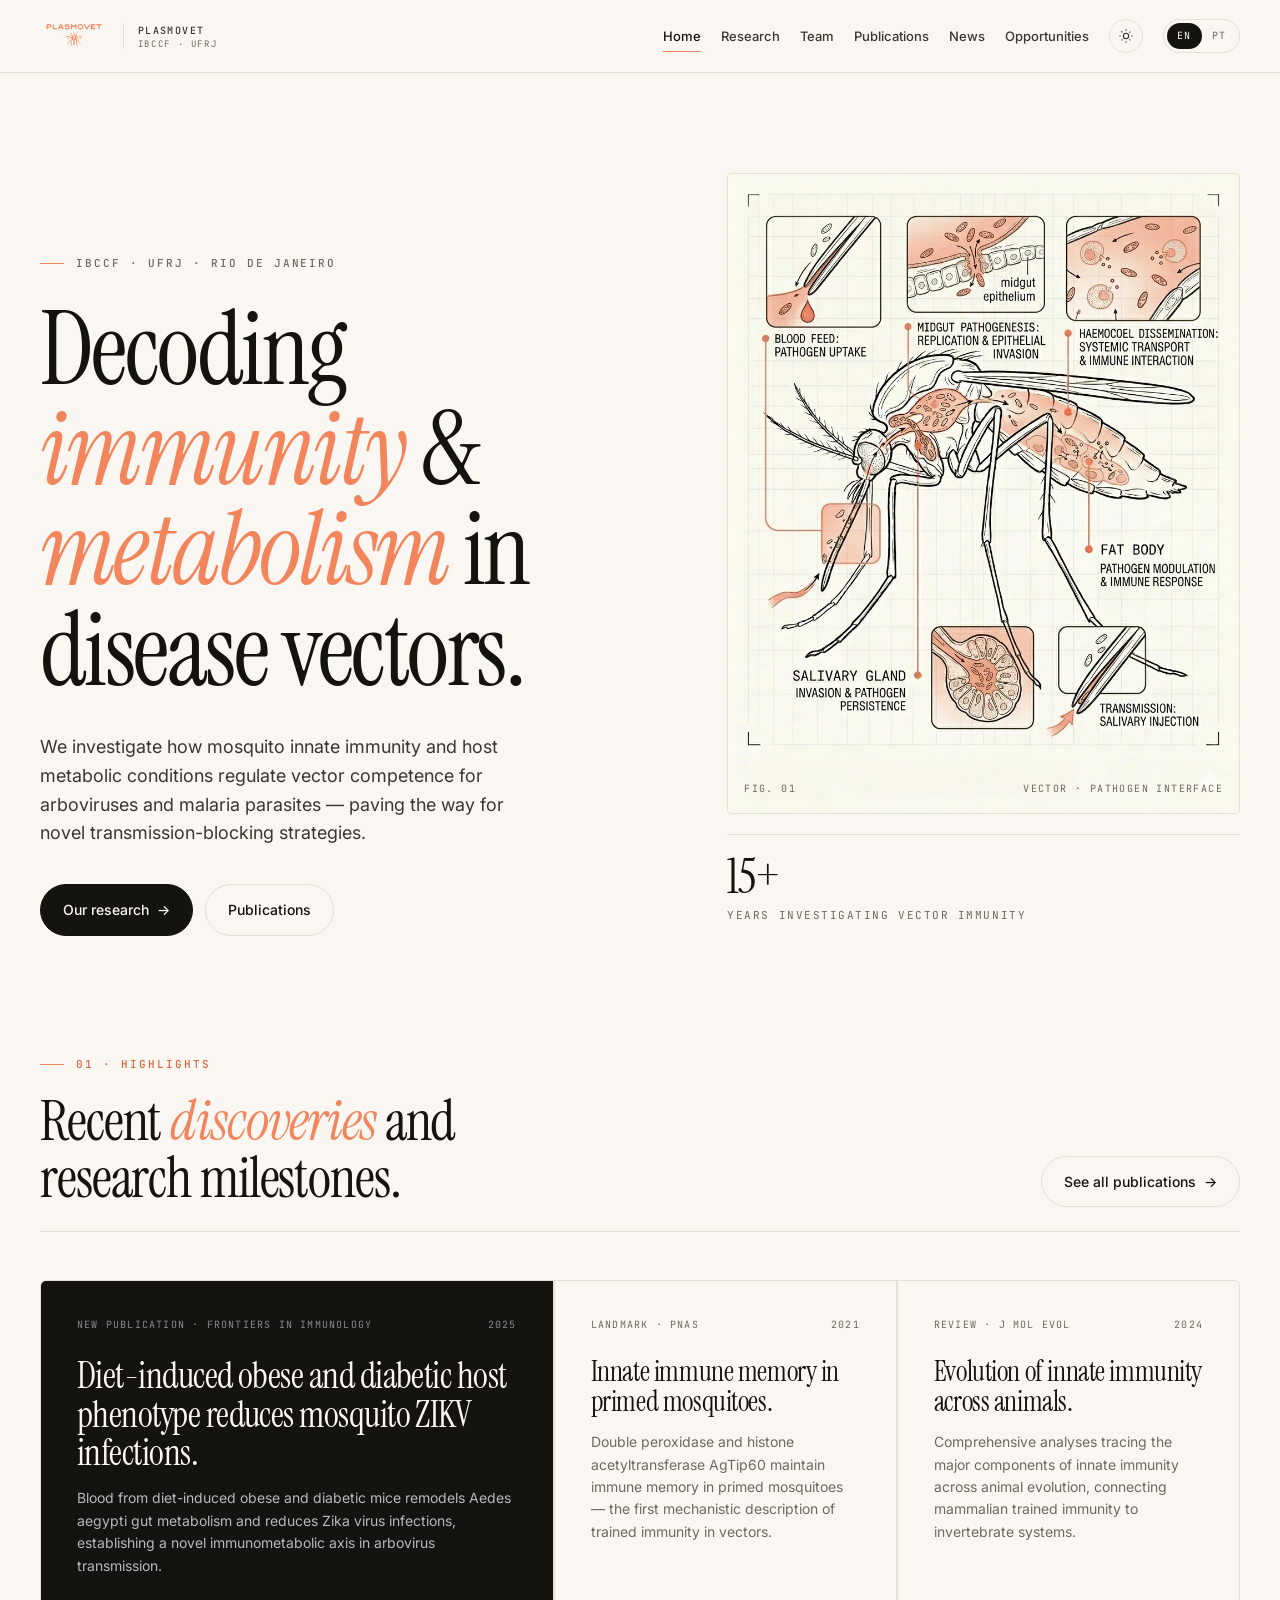
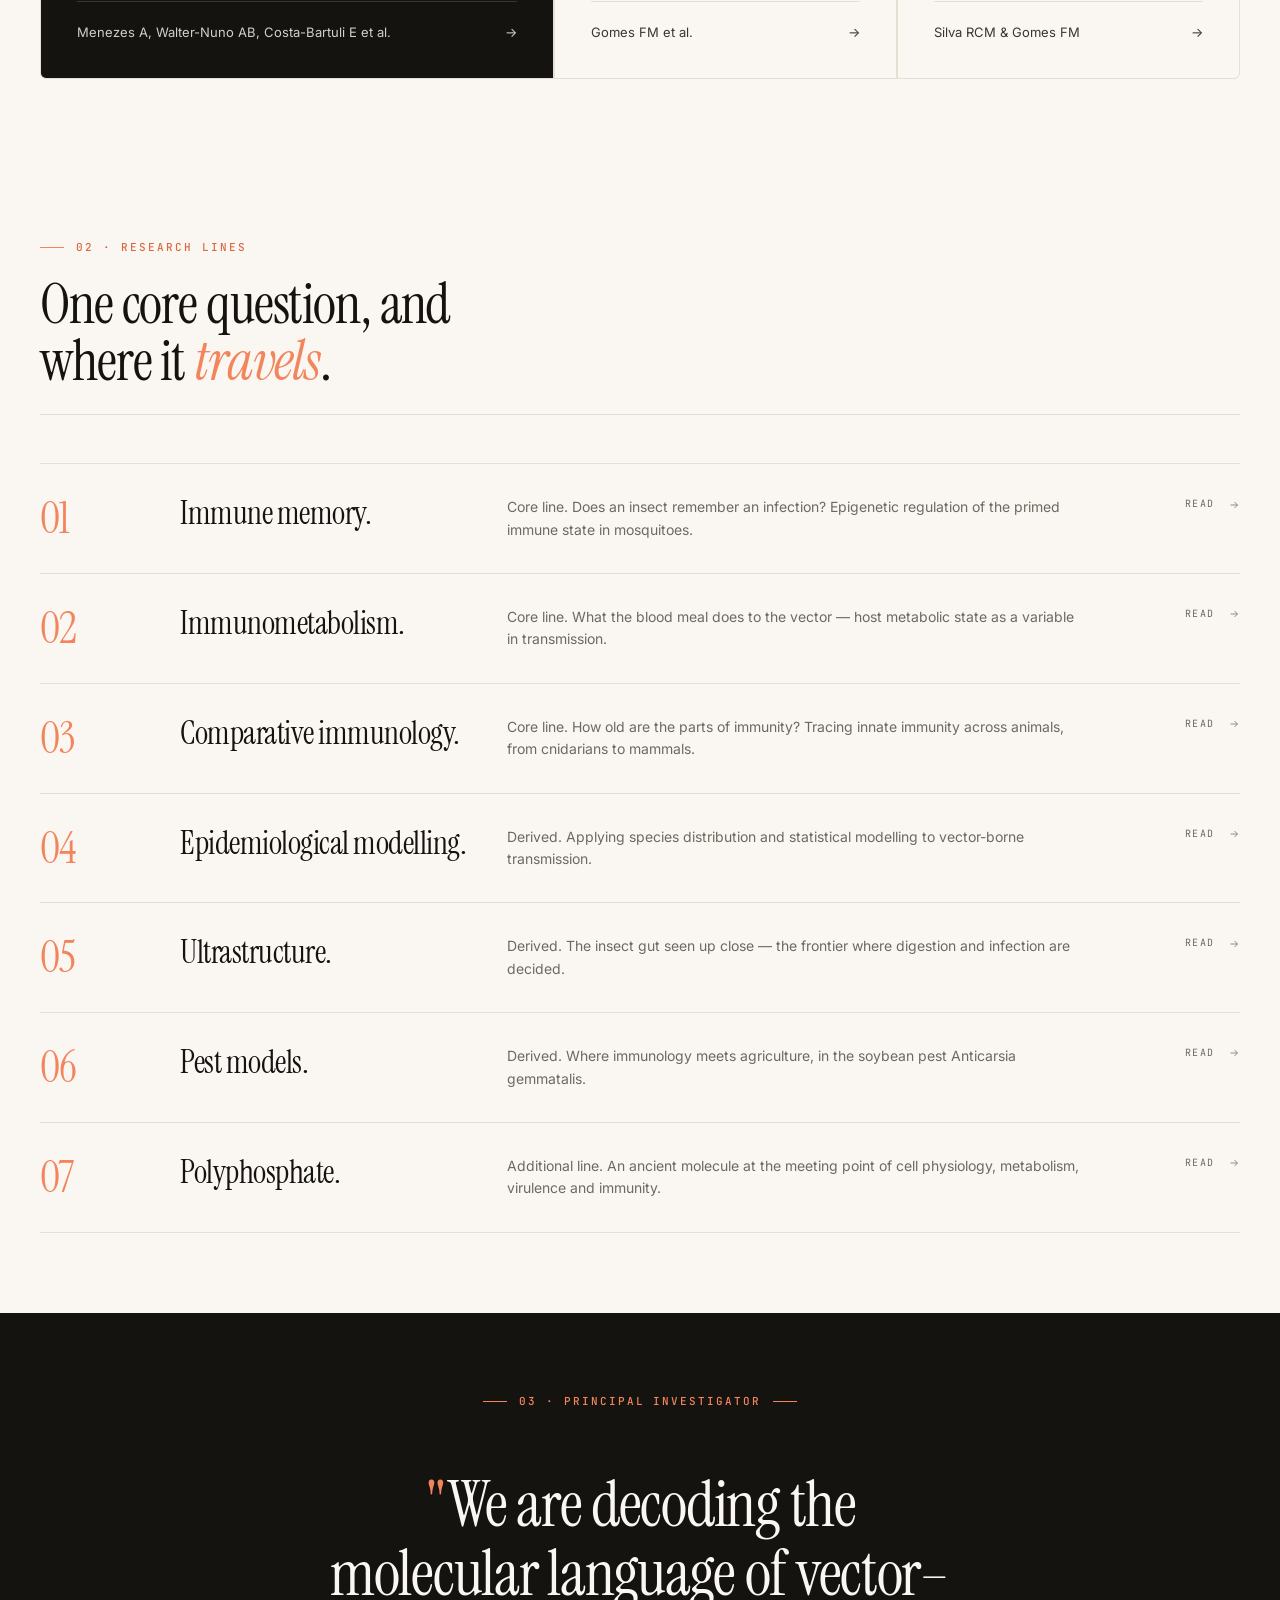
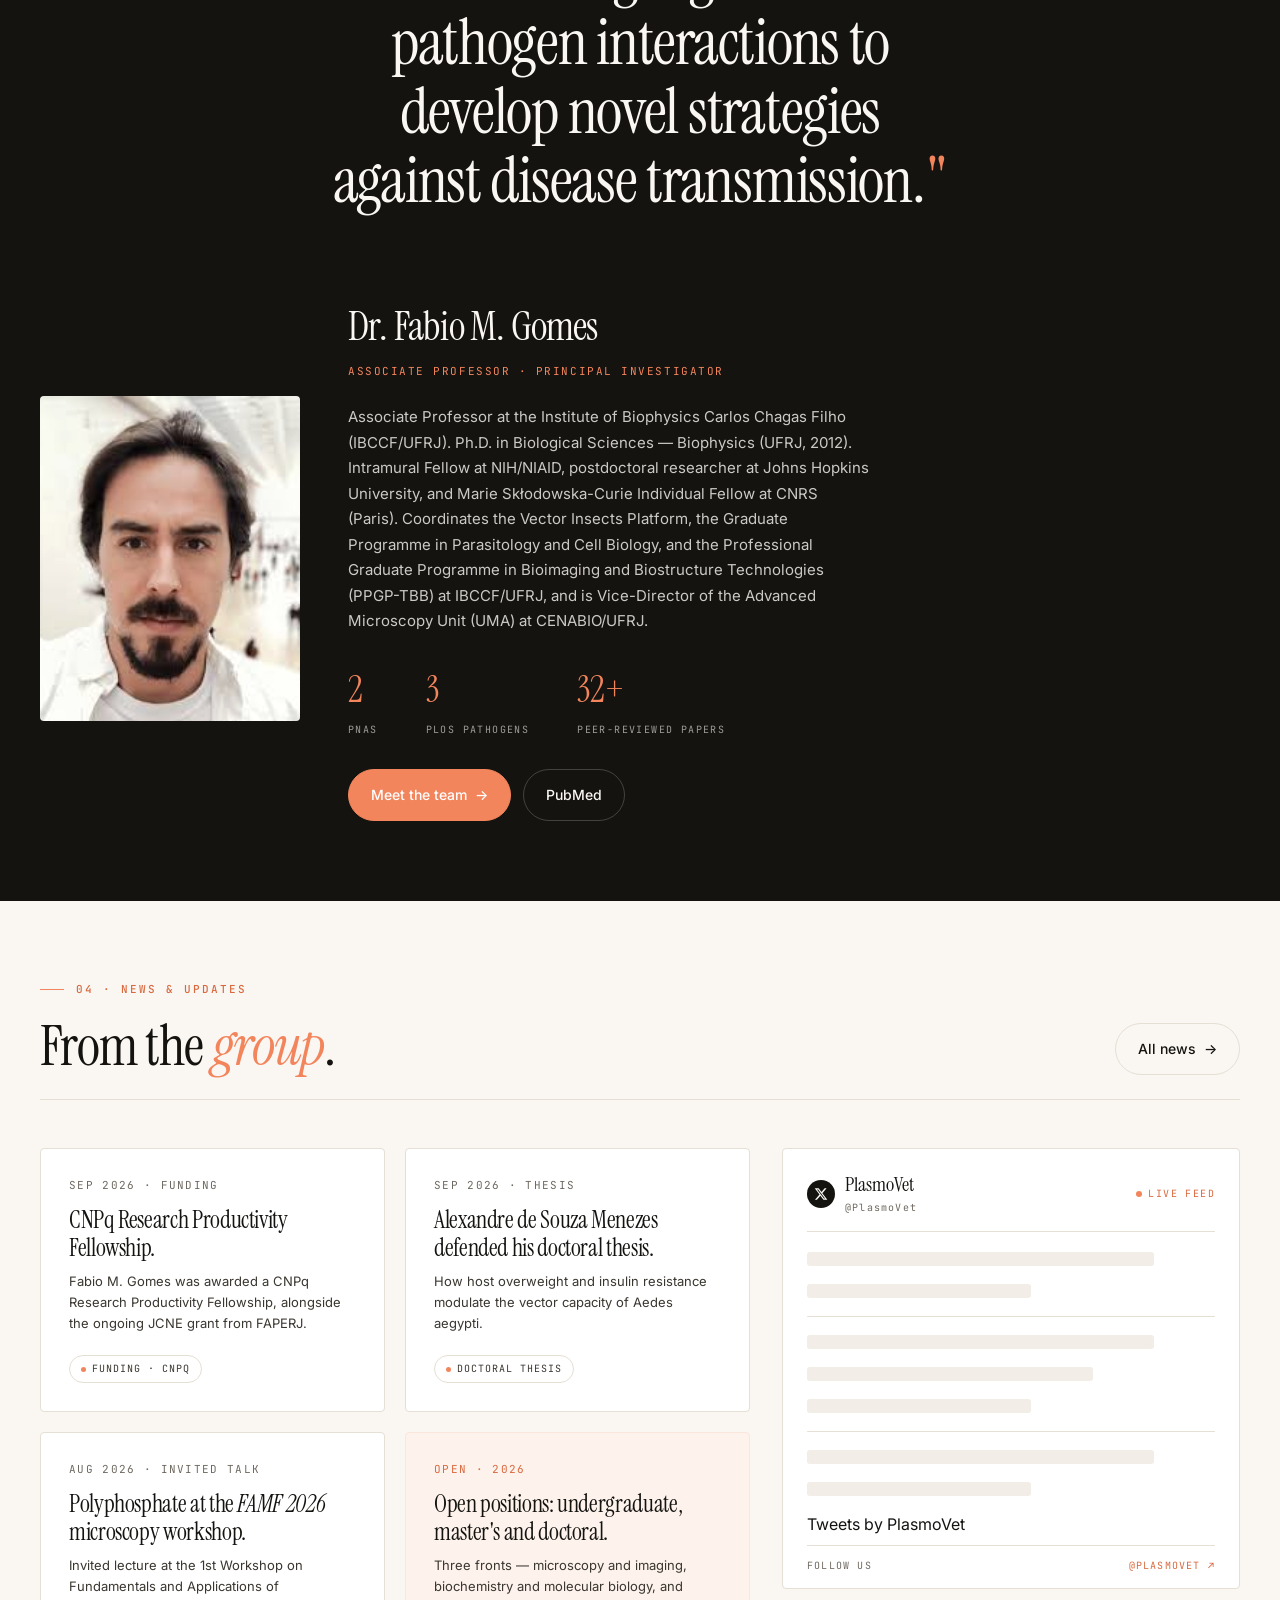
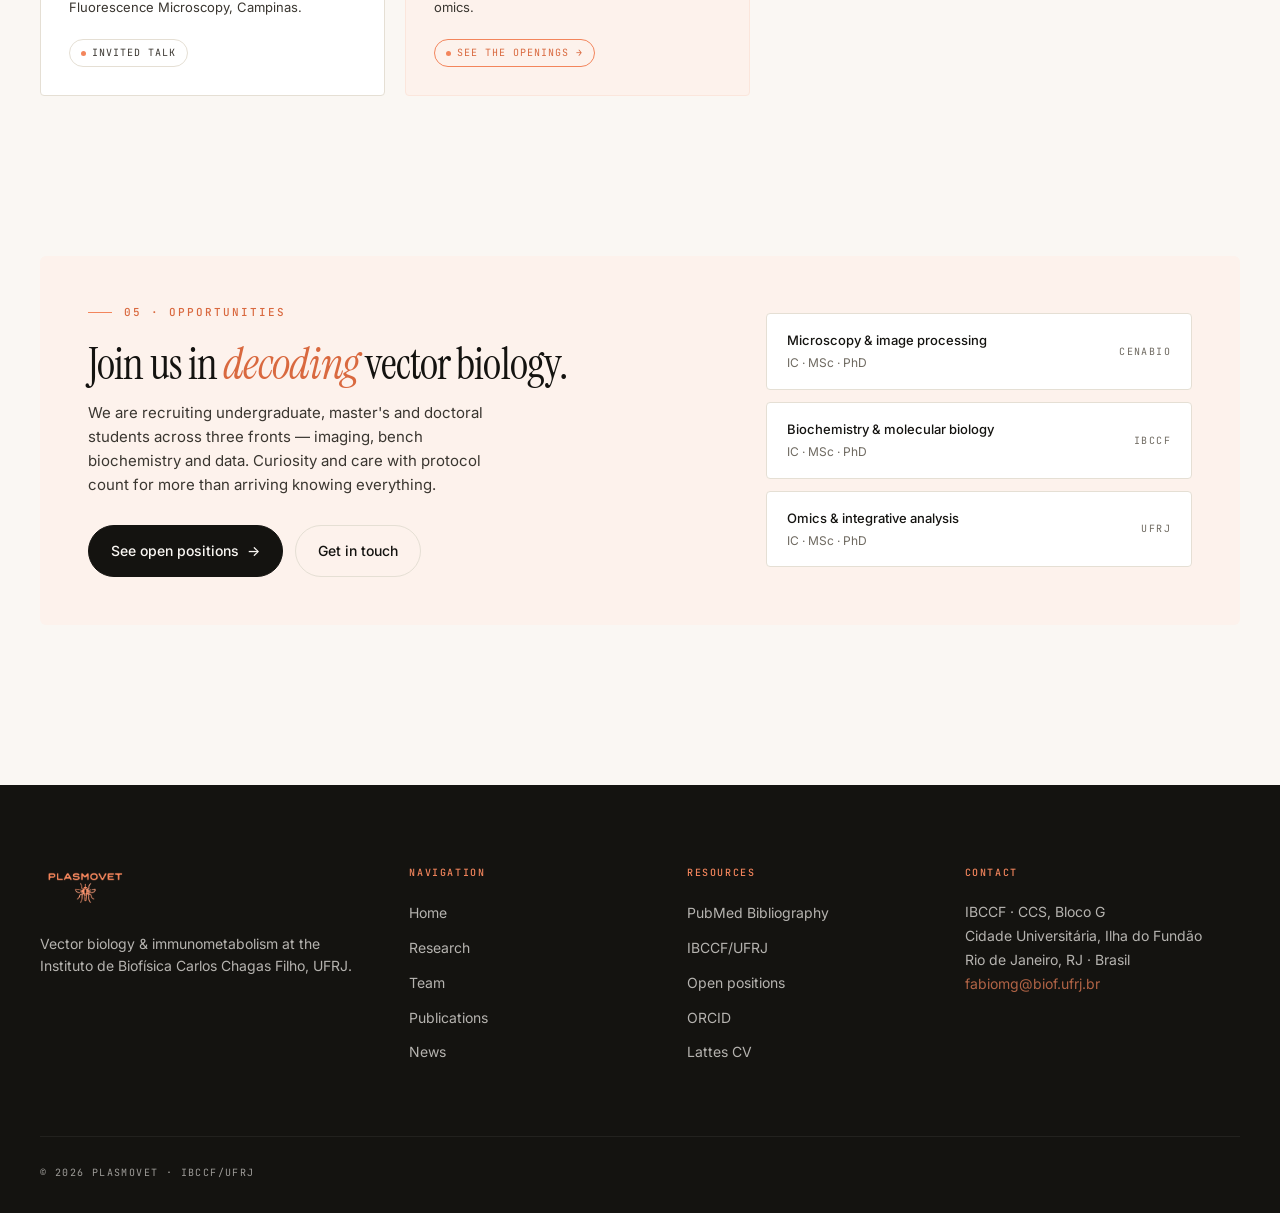
<file: index.html>
<!DOCTYPE html>
<html lang="en">
<head>
<meta charset="utf-8"/>
<script>(function(){try{var t=localStorage.getItem('plasmovet_theme');if(t!=='light'&&t!=='dark')t=window.matchMedia('(prefers-color-scheme: dark)').matches?'dark':'light';document.documentElement.setAttribute('data-theme',t);}catch(e){}document.documentElement.classList.add('js');})();</script>
<meta name="viewport" content="width=device-width, initial-scale=1.0"/>
<title>PlasmoVet — Vector Biology & Immunometabolism</title>
<meta name="description" content="PlasmoVet is a research group at IBCCF/UFRJ studying insect immunity and how the metabolic state of the host shapes the transmission of arboviruses and malaria by mosquitoes."/>
<link rel="canonical" href="https://www.plasmovet.net/"/>
<link rel="icon" href="/favicon.ico" sizes="any"/>
<link rel="icon" type="image/png" sizes="32x32" href="/favicon-32.png"/>
<link rel="apple-touch-icon" href="/apple-touch-icon.png"/>
<meta name="theme-color" content="#FAF7F3" media="(prefers-color-scheme: light)"/>
<meta name="theme-color" content="#141210" media="(prefers-color-scheme: dark)"/>
<meta property="og:type" content="website"/>
<meta property="og:site_name" content="PlasmoVet"/>
<meta property="og:title" content="PlasmoVet — Vector Biology &amp; Immunometabolism"/>
<meta property="og:description" content="PlasmoVet is a research group at IBCCF/UFRJ studying insect immunity and how the metabolic state of the host shapes the transmission of arboviruses and malaria by mosquitoes."/>
<meta property="og:url" content="https://www.plasmovet.net/"/>
<meta property="og:image" content="https://www.plasmovet.net/assets/og/og-default.jpg"/>
<meta property="og:image:width" content="1200"/>
<meta property="og:image:height" content="630"/>
<meta property="og:image:alt" content="PlasmoVet — Vector Biology &amp; Immunometabolism"/>
<meta property="og:locale" content="en_US"/>
<meta property="og:locale:alternate" content="pt_BR"/>
<meta name="twitter:card" content="summary_large_image"/>
<meta name="twitter:title" content="PlasmoVet — Vector Biology &amp; Immunometabolism"/>
<meta name="twitter:description" content="PlasmoVet is a research group at IBCCF/UFRJ studying insect immunity and how the metabolic state of the host shapes the transmission of arboviruses and malaria by mosquitoes."/>
<meta name="twitter:image" content="https://www.plasmovet.net/assets/og/og-default.jpg"/>
<link rel="preconnect" href="https://fonts.googleapis.com">
<link rel="preconnect" href="https://fonts.gstatic.com" crossorigin>
<link href="https://fonts.googleapis.com/css2?family=Instrument+Serif:ital@0;1&family=Inter:wght@300;400;500;600;700&family=JetBrains+Mono:wght@400;500&display=swap" rel="stylesheet">
<link rel="stylesheet" href="style.css">
<style>
/* Home-specific */
.hero { padding-top: 100px; padding-bottom: 40px; }
.hero-art-inner { position: absolute; inset: 0; }
.hero-diagram { width: 100%; height: 100%; }

.highlight-grid { display: grid; grid-template-columns: 1.5fr 1fr 1fr; gap: 2px; background: var(--line); border: 1px solid var(--line); border-radius: 6px; overflow: hidden; }
.highlight-grid > * { background: var(--paper); padding: 36px; display: flex; flex-direction: column; min-height: 360px; transition: background .3s ease; }
.highlight-grid > *:hover { background: var(--card); }
.highlight-grid .major { background: var(--ink); color: var(--paper); }
.highlight-grid .major:hover { background: var(--ink); }
.highlight-grid .major .chip { color: var(--coral); border-color: rgba(255,255,255,.2); background: transparent; }
.highlight-grid .major h3 { color: var(--paper); }
.highlight-grid .meta-row { display: flex; justify-content: space-between; font-family: 'JetBrains Mono', monospace; font-size: 10px; letter-spacing: 0.12em; text-transform: uppercase; color: var(--muted); margin-bottom: 24px; }
.highlight-grid .major .meta-row { color: rgba(255,255,255,.5); }
.highlight-grid h3 { font-family: 'Instrument Serif', serif; font-size: 28px; line-height: 1.08; letter-spacing: -0.015em; margin-bottom: 14px; }
.highlight-grid .major h3 { font-size: 36px; }
.highlight-grid p { font-size: 14px; color: var(--muted); line-height: 1.6; flex: 1; }
.highlight-grid .major p { color: rgba(255,255,255,.7); }
.highlight-grid .foot { margin-top: 24px; padding-top: 20px; border-top: 1px solid var(--line); font-size: 13px; color: var(--ink-2); display: flex; justify-content: space-between; align-items: center; }
.highlight-grid .major .foot { border-color: rgba(255,255,255,.15); color: rgba(255,255,255,.8); }
@media (max-width: 960px) { .highlight-grid { grid-template-columns: 1fr; } }

/* Research strips */
.research-strips { display: flex; flex-direction: column; }
.research-strip { display: grid; grid-template-columns: 100px 1fr 2fr 120px; gap: 40px; padding: 32px 0; border-top: 1px solid var(--line); align-items: start; transition: padding .3s ease; cursor: pointer; position: relative; }
.research-strip:last-child { border-bottom: 1px solid var(--line); }
.research-strip:hover { padding-left: 12px; }
.research-strip .num { font-family: 'Instrument Serif', serif; font-size: 44px; line-height: 1; color: var(--coral); letter-spacing: -0.02em; }
.research-strip h3 { font-family: 'Instrument Serif', serif; font-size: 32px; line-height: 1.08; letter-spacing: -0.015em; }
.research-strip p { font-size: 14px; color: var(--muted); line-height: 1.6; }
.research-strip .arrow-cell { text-align: right; font-family: 'JetBrains Mono', monospace; font-size: 10px; letter-spacing: 0.14em; text-transform: uppercase; color: var(--muted); }
.research-strip .arrow-cell svg { margin-left: 6px; transition: transform .2s ease; vertical-align: middle; }
.research-strip:hover .arrow-cell svg { transform: translateX(4px); color: var(--coral); }
@media (max-width: 900px) { .research-strip { grid-template-columns: 60px 1fr; gap: 20px; } .research-strip > *:nth-child(3), .research-strip > *:nth-child(4) { grid-column: 2; } }

/* PI section */
.pi-section { background: var(--ink); color: var(--paper); position: relative; overflow: hidden; }
.pi-section .quote-big {
  font-family: 'Instrument Serif', serif;
  font-size: clamp(36px, 5vw, 64px);
  line-height: 1.08; letter-spacing: -0.02em;
  max-width: 22ch; margin: 0 auto;
  text-align: center; color: var(--paper);
  padding: 40px 0;
}
.pi-section .quote-big em { color: var(--coral); font-style: italic; }
.pi-section .quote-big::before { content: '"'; color: var(--coral); }
.pi-section .quote-big::after { content: '"'; color: var(--coral); }
.pi-grid { display: grid; grid-template-columns: 260px 1fr; gap: 48px; align-items: center; margin-top: 40px; }
@media (max-width: 720px) { .pi-grid { grid-template-columns: 1fr; } }
.pi-photo { aspect-ratio: 4/5; border-radius: 4px; overflow: hidden; background: var(--ink-2); position: relative; }
.pi-photo svg { width: 100%; height: 100%; display: block; }
.pi-info .name { font-family: 'Instrument Serif', serif; font-size: 40px; letter-spacing: -0.02em; margin-bottom: 6px; }
.pi-info .title { font-family: 'JetBrains Mono', monospace; font-size: 11px; letter-spacing: 0.14em; text-transform: uppercase; color: var(--coral); margin-bottom: 24px; }
.pi-info p { font-size: 15px; line-height: 1.7; opacity: .8; max-width: 58ch; }
.pi-info .pi-meta { display: flex; gap: 48px; margin-top: 28px; flex-wrap: wrap; }
.pi-info .pi-meta div .num { font-family: 'Instrument Serif', serif; font-size: 36px; color: var(--coral); }
.pi-info .pi-meta div .lab { font-family: 'JetBrains Mono', monospace; font-size: 10px; letter-spacing: 0.14em; text-transform: uppercase; opacity: .6; margin-top: 4px; }

/* News */
.news-layout { display: grid; grid-template-columns: 1.55fr 1fr; gap: 32px; align-items: start; }
@media (max-width: 980px) { .news-layout { grid-template-columns: 1fr; } }
.news-grid { display: grid; grid-template-columns: repeat(2, 1fr); gap: 20px; }
@media (max-width: 640px) { .news-grid { grid-template-columns: 1fr; } }
.news-card { background: var(--card); border: 1px solid var(--line); border-radius: 4px; padding: 28px; transition: all .3s ease; display: flex; flex-direction: column; min-height: 260px; }

/* Twitter embed */
.twitter-panel {
  background: var(--card);
  border: 1px solid var(--line);
  border-radius: 4px;
  padding: 24px 24px 8px;
  position: relative;
  overflow: hidden;
}
.twitter-panel .tw-head {
  display: flex; justify-content: space-between; align-items: center;
  padding-bottom: 16px; margin-bottom: 12px;
  border-bottom: 1px solid var(--line);
}
.twitter-panel .tw-handle {
  display: flex; align-items: center; gap: 10px;
}
.twitter-panel .tw-handle .tw-ico {
  width: 28px; height: 28px; border-radius: 50%;
  background: var(--ink); color: var(--paper);
  display: flex; align-items: center; justify-content: center;
}
.twitter-panel .tw-handle .tw-name {
  font-family: 'Instrument Serif', serif; font-size: 20px; line-height: 1;
}
.twitter-panel .tw-handle .tw-at {
  font-family: 'JetBrains Mono', monospace; font-size: 10px;
  letter-spacing: 0.12em; color: var(--muted); margin-top: 2px; display: block;
}
.twitter-panel .tw-live {
  display: inline-flex; align-items: center; gap: 6px;
  font-family: 'JetBrains Mono', monospace; font-size: 10px;
  letter-spacing: 0.14em; text-transform: uppercase; color: var(--coral-deep);
}
.twitter-panel .tw-live::before {
  content: ''; width: 6px; height: 6px; border-radius: 50%;
  background: var(--coral); box-shadow: 0 0 0 0 rgba(243,133,92,.6);
  animation: tw-pulse 2s ease-out infinite;
}
@keyframes tw-pulse {
  0% { box-shadow: 0 0 0 0 rgba(243,133,92,.6); }
  70% { box-shadow: 0 0 0 10px rgba(243,133,92,0); }
  100% { box-shadow: 0 0 0 0 rgba(243,133,92,0); }
}
.twitter-panel .tw-scroll {
  max-height: 560px; overflow-y: auto; overflow-x: hidden;
  margin: 0 -8px; padding: 0 8px;
  scrollbar-width: thin; scrollbar-color: var(--line) transparent;
}
.twitter-panel .tw-scroll::-webkit-scrollbar { width: 4px; }
.twitter-panel .tw-scroll::-webkit-scrollbar-thumb { background: var(--line); border-radius: 2px; }
.twitter-panel .tw-scroll twitterwidget,
.twitter-panel .tw-scroll iframe {
  max-width: 100% !important;
  width: 100% !important;
}
.twitter-panel .tw-fallback {
  padding: 20px 0; font-size: 13px; color: var(--muted); line-height: 1.6;
  text-align: center;
}
.twitter-panel .tw-foot {
  padding: 12px 0 6px;
  border-top: 1px solid var(--line);
  margin-top: 8px;
  display: flex; justify-content: space-between; align-items: center;
  font-family: 'JetBrains Mono', monospace; font-size: 10px;
  letter-spacing: 0.12em; text-transform: uppercase; color: var(--muted);
}
.twitter-panel .tw-foot a { color: var(--coral-deep); }
.twitter-panel .tw-foot a:hover { text-decoration: underline; }
/* Graceful loading skeleton */
.tw-skeleton {
  display: flex; flex-direction: column; gap: 18px; padding: 8px 0 16px;
}
.tw-skeleton .sk {
  background: var(--paper-2); border-radius: 3px; height: 14px;
  animation: sk-shimmer 1.8s ease-in-out infinite alternate;
}
.tw-skeleton .sk.short { width: 55%; }
.tw-skeleton .sk.med { width: 85%; }
.tw-skeleton .sk.hr { height: 1px; background: var(--line); animation: none; }
@keyframes sk-shimmer { from { opacity: .6; } to { opacity: 1; } }
.news-card:hover { border-color: var(--coral); transform: translateY(-2px); }
.news-card .date { font-family: 'JetBrains Mono', monospace; font-size: 11px; letter-spacing: 0.12em; text-transform: uppercase; color: var(--muted); margin-bottom: 12px; }
.news-card h4 { font-family: 'Instrument Serif', serif; font-size: 24px; line-height: 1.15; letter-spacing: -0.015em; margin-bottom: 10px; }
.news-card p { font-size: 13px; color: var(--ink-2); line-height: 1.6; }
.news-card .tag-row { margin-top: auto; padding-top: 20px; }

/* Affiliations */
.affils { display: flex; flex-wrap: wrap; justify-content: space-between; align-items: center; gap: 40px; padding: 32px 0; border-top: 1px solid var(--line); border-bottom: 1px solid var(--line); }
.affil { font-family: 'Instrument Serif', serif; font-size: 22px; color: var(--ink-2); letter-spacing: -0.01em; display: flex; flex-direction: column; gap: 2px; }
.affil small { font-family: 'JetBrains Mono', monospace; font-size: 9px; letter-spacing: 0.16em; text-transform: uppercase; color: var(--muted-2); font-weight: 500; }

/* Opportunities banner */
.opps { background: var(--coral-wash); border-radius: 6px; padding: 48px; display: grid; grid-template-columns: 1.5fr 1fr; gap: 40px; align-items: center; position: relative; overflow: hidden; }
.opps h3 { font-family: 'Instrument Serif', serif; font-size: clamp(32px, 4vw, 44px); line-height: 1.05; letter-spacing: -0.02em; }
.opps h3 em { color: var(--coral-deep); font-style: italic; }
.opps p { font-size: 15px; color: var(--ink-2); margin: 14px 0 0; line-height: 1.6; max-width: 46ch; }
.opps-list { display: flex; flex-direction: column; gap: 12px; }
.opps-list .opp { background: var(--card); padding: 16px 20px; border-radius: 4px; display: flex; justify-content: space-between; align-items: center; gap: 16px; border: 1px solid var(--line); }
.opps-list .opp .lbl { font-size: 13px; font-weight: 500; }
.opps-list .opp .loc { font-family: 'JetBrains Mono', monospace; font-size: 10px; letter-spacing: 0.14em; text-transform: uppercase; color: var(--muted); }
@media (max-width: 720px) { .opps { grid-template-columns: 1fr; padding: 32px; } }
</style>
</head>
<body>
<div id="nav-slot"></div>

<main>
  <section class="hero">
    <div class="container">
      <div class="hero-grid">
        <div>
          <div class="section-label">
            <span class="bar"></span>
            <span class="eyebrow" data-i18n-en="IBCCF · UFRJ · Rio de Janeiro" data-i18n-pt="IBCCF · UFRJ · Rio de Janeiro">IBCCF · UFRJ · Rio de Janeiro</span>
          </div>
          <h1 data-i18n-html
              data-i18n-en="Decoding <em>immunity</em> &amp; <em>metabolism</em> in disease vectors."
              data-i18n-pt="Decifrando <em>imunidade</em> e <em>metabolismo</em> em vetores de doenças.">
            Decoding <em>immunity</em> &amp; <em>metabolism</em> in disease vectors.
          </h1>
          <p class="lede"
             data-i18n-en="We investigate how mosquito innate immunity and host metabolic conditions regulate vector competence for arboviruses and malaria parasites — paving the way for novel transmission-blocking strategies."
             data-i18n-pt="Investigamos como a imunidade inata de mosquitos e as condições metabólicas do hospedeiro regulam a competência vetorial para arbovírus e parasitas da malária — abrindo caminho para novas estratégias de bloqueio de transmissão.">
            We investigate how mosquito innate immunity and host metabolic conditions regulate vector competence for arboviruses and malaria parasites — paving the way for novel transmission-blocking strategies.
          </p>
          <div class="hero-actions">
            <a href="research.html" class="btn btn-primary">
              <span data-i18n-en="Our research" data-i18n-pt="Nossa pesquisa">Our research</span>
              <span class="arrow">→</span>
            </a>
            <a href="publications.html" class="btn btn-ghost">
              <span data-i18n-en="Publications" data-i18n-pt="Publicações">Publications</span>
            </a>
          </div>
        </div>
        <div class="hero-meta">
          <div class="hero-art grain">
            <div class="hero-art-inner">
              <picture>
                <source srcset="assets/hero-mosquito.webp" type="image/webp"/>
                <img src="assets/hero-mosquito.jpg" alt="Vector–pathogen interface illustration" class="hero-diagram" width="800" height="1000" fetchpriority="high" style="width:100%;height:100%;object-fit:cover;object-position:center;display:block"/>
              </picture>
            </div>
            <div class="caption">
              <span>FIG. 01</span>
              <span>VECTOR · PATHOGEN INTERFACE</span>
            </div>
          </div>
          <div class="hero-stat">
            <div class="num">15+</div>
            <div class="label" data-i18n-en="Years investigating vector immunity" data-i18n-pt="Anos estudando imunidade de vetores">YEARS INVESTIGATING INSECT BIOLOGY AND IMMUNITY</div>
          </div>
        </div>
      </div>
    </div>
  </section>

  <!-- Affiliations -->
  <!-- Recent highlights -->
  <section>
    <div class="container">
      <div class="section-head">
        <div>
          <div class="section-label"><span class="bar"></span><span class="eyebrow coral" data-i18n-en="01 · Highlights" data-i18n-pt="01 · Destaques">01 · Highlights</span></div>
          <h2 data-i18n-html data-i18n-en="Recent <em>discoveries</em> and research milestones." data-i18n-pt="Descobertas <em>recentes</em> e marcos da pesquisa.">Recent <em>discoveries</em> and research milestones.</h2>
        </div>
        <div class="right">
          <a href="publications.html" class="btn btn-ghost">
            <span data-i18n-en="See all publications" data-i18n-pt="Ver todas">See all publications</span>
            <span class="arrow">→</span>
          </a>
        </div>
      </div>

      <div class="highlight-grid">
        <article class="major">
          <div class="meta-row">
            <span>New publication · Frontiers in Immunology</span>
            <span>2025</span>
          </div>
          <h3 data-i18n-en="Diet-induced obese and diabetic host phenotype reduces mosquito ZIKV infections." data-i18n-pt="Fenótipo obeso e diabético induzido por dieta reduz infecções por ZIKV em mosquitos.">Diet-induced obese and diabetic host phenotype reduces mosquito ZIKV infections.</h3>
          <p data-i18n-en="Blood from diet-induced obese and diabetic mice remodels Aedes aegypti gut metabolism and reduces Zika virus infections, establishing a novel immunometabolic axis in arbovirus transmission."
             data-i18n-pt="O sangue de camundongos obesos e diabéticos remodela o metabolismo intestinal de Aedes aegypti e reduz infecções por Zika, estabelecendo um eixo imunometabólico inédito na transmissão.">Blood from diet-induced obese and diabetic mice remodels Aedes aegypti gut metabolism and reduces Zika virus infections, establishing a novel immunometabolic axis in arbovirus transmission.</p>
          <div class="foot">
            <span>Menezes A, Walter-Nuno AB, Costa-Bartuli E et al.</span>
            <span class="arrow">→</span>
          </div>
        </article>

        <article>
          <div class="meta-row">
            <span>Landmark · PNAS</span>
            <span>2021</span>
          </div>
          <h3 data-i18n-en="Innate immune memory in primed mosquitoes." data-i18n-pt="Memória imune inata em mosquitos sensibilizados.">Innate immune memory in primed mosquitoes.</h3>
          <p data-i18n-en="Double peroxidase and histone acetyltransferase AgTip60 maintain immune memory in primed mosquitoes — the first mechanistic description of trained immunity in vectors."
             data-i18n-pt="Dupla peroxidase e a histona acetiltransferase AgTip60 mantêm memória imune em mosquitos sensibilizados — a primeira descrição mecanística de imunidade treinada em vetores.">Double peroxidase and histone acetyltransferase AgTip60 maintain immune memory in primed mosquitoes — the first mechanistic description of trained immunity in vectors.</p>
          <div class="foot">
            <span>Gomes FM et al.</span>
            <span class="arrow">→</span>
          </div>
        </article>

        <article>
          <div class="meta-row">
            <span>Review · J Mol Evol</span>
            <span>2024</span>
          </div>
          <h3 data-i18n-en="Evolution of innate immunity across animals." data-i18n-pt="Evolução da imunidade inata nos animais.">Evolution of innate immunity across animals.</h3>
          <p data-i18n-en="Comprehensive analyses tracing the major components of innate immunity across animal evolution, connecting mammalian trained immunity to invertebrate systems."
             data-i18n-pt="Análises abrangentes rastreando os principais componentes da imunidade inata na evolução animal, conectando imunidade treinada mamária a sistemas de invertebrados.">Comprehensive analyses tracing the major components of innate immunity across animal evolution, connecting mammalian trained immunity to invertebrate systems.</p>
          <div class="foot">
            <span>Silva RCM & Gomes FM</span>
            <span class="arrow">→</span>
          </div>
        </article>
      </div>
    </div>
  </section>

  <!-- Research strips -->
  <section>
    <div class="container">
      <div class="section-head">
        <div>
          <div class="section-label"><span class="bar"></span><span class="eyebrow coral" data-i18n-en="02 · Research lines" data-i18n-pt="02 · Linhas de pesquisa">02 · Research lines</span></div>
          <h2 data-i18n-html data-i18n-en="One core question, and where it <em>travels</em>." data-i18n-pt="Uma pergunta central, e para onde ela <em>viaja</em>.">One core question, and where it <em>travels</em>.</h2>
        </div>
      </div>

      <div class="research-strips">
        <a href="research.html" class="research-strip">
          <div class="num">01</div>
          <h3 data-i18n-en="Immune memory." data-i18n-pt="Memória imune.">Immune memory.</h3>
          <p data-i18n-en="Core line. Does an insect remember an infection? Epigenetic regulation of the primed immune state in mosquitoes."
             data-i18n-pt="Linha central. Um inseto se lembra de uma infecção? Regulação epigenética do estado imune sensibilizado em mosquitos.">Core line. Does an insect remember an infection? Epigenetic regulation of the primed immune state in mosquitoes.</p>
          <div class="arrow-cell"><span data-i18n-en="Read" data-i18n-pt="Ler">Read</span> <svg width="12" height="12" viewBox="0 0 24 24" fill="none" stroke="currentColor" stroke-width="1.5"><path d="M5 12h14M13 6l6 6-6 6"/></svg></div>
        </a>
        <a href="research.html" class="research-strip">
          <div class="num">02</div>
          <h3 data-i18n-en="Immunometabolism." data-i18n-pt="Imunometabolismo.">Immunometabolism.</h3>
          <p data-i18n-en="Core line. What the blood meal does to the vector — host metabolic state as a variable in transmission."
             data-i18n-pt="Linha central. O que o repasto sanguíneo faz com o vetor — o estado metabólico do hospedeiro como variável da transmissão.">Core line. What the blood meal does to the vector — host metabolic state as a variable in transmission.</p>
          <div class="arrow-cell"><span data-i18n-en="Read" data-i18n-pt="Ler">Read</span> <svg width="12" height="12" viewBox="0 0 24 24" fill="none" stroke="currentColor" stroke-width="1.5"><path d="M5 12h14M13 6l6 6-6 6"/></svg></div>
        </a>
        <a href="research.html" class="research-strip">
          <div class="num">03</div>
          <h3 data-i18n-en="Comparative immunology." data-i18n-pt="Imunologia comparada.">Comparative immunology.</h3>
          <p data-i18n-en="Core line. How old are the parts of immunity? Tracing innate immunity across animals, from cnidarians to mammals."
             data-i18n-pt="Linha central. Qual a idade das peças da imunidade? Rastreando a imunidade inata nos animais, de cnidários a mamíferos.">Core line. How old are the parts of immunity? Tracing innate immunity across animals, from cnidarians to mammals.</p>
          <div class="arrow-cell"><span data-i18n-en="Read" data-i18n-pt="Ler">Read</span> <svg width="12" height="12" viewBox="0 0 24 24" fill="none" stroke="currentColor" stroke-width="1.5"><path d="M5 12h14M13 6l6 6-6 6"/></svg></div>
        </a>
        <a href="research.html" class="research-strip">
          <div class="num">04</div>
          <h3 data-i18n-en="Epidemiological modelling." data-i18n-pt="Modelagem epidemiológica.">Epidemiological modelling.</h3>
          <p data-i18n-en="Derived. Applying species distribution and statistical modelling to vector-borne transmission."
             data-i18n-pt="Derivada. Aplicação de modelagem de distribuição de espécies e estatística à transmissão por vetores.">Derived. Applying species distribution and statistical modelling to vector-borne transmission.</p>
          <div class="arrow-cell"><span data-i18n-en="Read" data-i18n-pt="Ler">Read</span> <svg width="12" height="12" viewBox="0 0 24 24" fill="none" stroke="currentColor" stroke-width="1.5"><path d="M5 12h14M13 6l6 6-6 6"/></svg></div>
        </a>
        <a href="research.html" class="research-strip">
          <div class="num">05</div>
          <h3 data-i18n-en="Ultrastructure." data-i18n-pt="Ultraestrutura.">Ultrastructure.</h3>
          <p data-i18n-en="Derived. The insect gut seen up close — the frontier where digestion and infection are decided."
             data-i18n-pt="Derivada. O intestino do inseto visto de perto — a fronteira onde digestão e infecção são decididas.">Derived. The insect gut seen up close — the frontier where digestion and infection are decided.</p>
          <div class="arrow-cell"><span data-i18n-en="Read" data-i18n-pt="Ler">Read</span> <svg width="12" height="12" viewBox="0 0 24 24" fill="none" stroke="currentColor" stroke-width="1.5"><path d="M5 12h14M13 6l6 6-6 6"/></svg></div>
        </a>
        <a href="research.html" class="research-strip">
          <div class="num">06</div>
          <h3 data-i18n-en="Pest models." data-i18n-pt="Modelos de praga.">Pest models.</h3>
          <p data-i18n-en="Derived. Where immunology meets agriculture, in the soybean pest Anticarsia gemmatalis."
             data-i18n-pt="Derivada. Onde a imunologia encontra a agricultura, na praga da soja Anticarsia gemmatalis.">Derived. Where immunology meets agriculture, in the soybean pest Anticarsia gemmatalis.</p>
          <div class="arrow-cell"><span data-i18n-en="Read" data-i18n-pt="Ler">Read</span> <svg width="12" height="12" viewBox="0 0 24 24" fill="none" stroke="currentColor" stroke-width="1.5"><path d="M5 12h14M13 6l6 6-6 6"/></svg></div>
        </a>
        <a href="research.html" class="research-strip">
          <div class="num">07</div>
          <h3 data-i18n-en="Polyphosphate." data-i18n-pt="Polifosfato.">Polyphosphate.</h3>
          <p data-i18n-en="Additional line. An ancient molecule at the meeting point of cell physiology, metabolism, virulence and immunity."
             data-i18n-pt="Linha adicional. Uma molécula ancestral no encontro entre fisiologia celular, metabolismo, virulência e imunidade.">Additional line. An ancient molecule at the meeting point of cell physiology, metabolism, virulence and immunity.</p>
          <div class="arrow-cell"><span data-i18n-en="Read" data-i18n-pt="Ler">Read</span> <svg width="12" height="12" viewBox="0 0 24 24" fill="none" stroke="currentColor" stroke-width="1.5"><path d="M5 12h14M13 6l6 6-6 6"/></svg></div>
        </a>
      </div>
    </div>
  </section>

  <!-- PI section -->
  <section class="pi-section">
    <div class="container">
      <div class="section-label" style="justify-content:center">
        <span class="bar" style="background:var(--coral)"></span>
        <span class="eyebrow" style="color:var(--coral)" data-i18n-en="03 · Principal investigator" data-i18n-pt="03 · Pesquisador principal">03 · Principal investigator</span>
        <span class="bar" style="background:var(--coral)"></span>
      </div>
      <div class="quote-big"
           data-i18n-en="We are decoding the molecular language of vector–pathogen interactions to develop novel strategies against disease transmission."
           data-i18n-pt="Decifrando a linguagem molecular das interações vetor–patógeno para desenvolver novas estratégias contra a transmissão de doenças.">
        We are decoding the molecular language of vector–pathogen interactions to develop novel strategies against disease transmission.
      </div>

      <div class="pi-grid">
        <div class="pi-photo">
          <img src="assets/pi-photo.jpeg" alt="Dr. Fabio M. Gomes" loading="lazy" decoding="async" style="width:100%;height:100%;object-fit:cover;display:block;filter:saturate(0.85) contrast(1.05);"/>
        </div>
        <div class="pi-info">
          <div class="name">Dr. Fabio M. Gomes</div>
          <div class="title" data-i18n-en="Associate Professor · Principal Investigator" data-i18n-pt="Professor Associado · Pesquisador Principal">Associate Professor · Principal Investigator</div>
          <p data-i18n-en="Associate Professor at the Institute of Biophysics Carlos Chagas Filho (IBCCF/UFRJ). Ph.D. in Biological Sciences — Biophysics (UFRJ, 2012). Intramural Fellow at NIH/NIAID, postdoctoral researcher at Johns Hopkins University, and Marie Skłodowska-Curie Individual Fellow at CNRS (Paris). Coordinates the Vector Insects Platform, the Graduate Programme in Parasitology and Cell Biology, and the Professional Graduate Programme in Bioimaging and Biostructure Technologies (PPGP-TBB) at IBCCF/UFRJ, and is Vice-Director of the Advanced Microscopy Unit (UMA) at CENABIO/UFRJ."
             data-i18n-pt="Professor Adjunto no Instituto de Biofísica Carlos Chagas Filho (IBCCF/UFRJ). Doutor em Ciências Biológicas — Biofísica (UFRJ, 2012). Intramural Fellow no NIH/NIAID, pós-doutorando na Johns Hopkins University e Marie Skłodowska-Curie Individual Fellow no CNRS (Paris). Coordena a Plataforma de Insetos Vetores, o Programa de Pós-Graduação em Parasitologia e Biologia Celular e o Programa de Pós-Graduação Profissional em Tecnologias de Bioimagem e Bioestrutura (PPGP-TBB), no IBCCF/UFRJ. Integra a vice-direção da Unidade de Microscopia Avançada (UMA) do CENABIO/UFRJ.">Associate Professor at IBCCF/UFRJ. Ph.D. in Biological Sciences — Biophysics (UFRJ, 2012). Intramural Fellow at NIH/NIAID, postdoctoral researcher at Johns Hopkins, and Marie Skłodowska-Curie Fellow at CNRS (Paris). Coordinates the Vector Insects Platform, the Graduate Programme in Parasitology and Cell Biology, and the PPGP-TBB; Vice-Director of the Advanced Microscopy Unit (UMA) at CENABIO.</p>
          <div class="pi-meta">
            <div><div class="num">2</div><div class="lab">PNAS</div></div>
            <div><div class="num">3</div><div class="lab">PLoS Pathogens</div></div>
            <div><div class="num">35+</div><div class="lab" data-i18n-en="Peer-reviewed papers" data-i18n-pt="Artigos revisados">Peer-reviewed papers</div></div>
          </div>
          <div style="margin-top:32px;display:flex;gap:12px;flex-wrap:wrap">
            <a href="team.html" class="btn btn-coral"><span data-i18n-en="Meet the team" data-i18n-pt="Conheça a equipe">Meet the team</span> <span class="arrow">→</span></a>
            <a href="https://www.ncbi.nlm.nih.gov/myncbi/fabio.gomes.2/bibliography/public/" target="_blank" class="btn btn-ghost" style="background:transparent;border-color:rgba(255,255,255,.2);color:var(--paper)">PubMed</a>
          </div>
        </div>
      </div>
    </div>
  </section>

  <!-- News -->
  <section>
    <div class="container">
      <div class="section-head">
        <div>
          <div class="section-label"><span class="bar"></span><span class="eyebrow coral" data-i18n-en="04 · News &amp; updates" data-i18n-pt="04 · Notícias e atualizações">04 · News &amp; updates</span></div>
          <h2 data-i18n-html data-i18n-en="From the <em>group</em>." data-i18n-pt="Do <em>grupo</em>.">From the <em>group</em>.</h2>
        </div>
        <div class="right">
          <a href="news.html" class="btn btn-ghost"><span data-i18n-en="All news" data-i18n-pt="Todas as notícias">All news</span> <span class="arrow">→</span></a>
        </div>
      </div>

      <div class="news-layout">
        <div class="news-grid">
          <article class="news-card">
            <div class="date" data-i18n-en="Sep 2026 · Funding" data-i18n-pt="Set 2026 · Financiamento">Sep 2026 · Funding</div>
            <h4 data-i18n-html data-i18n-en="CNPq Research Productivity Fellowship." data-i18n-pt="Bolsa de Produtividade em Pesquisa do CNPq.">CNPq Research Productivity Fellowship.</h4>
            <p data-i18n-en="Fabio M. Gomes was awarded a CNPq Research Productivity Fellowship, alongside the ongoing JCNE grant from FAPERJ."
               data-i18n-pt="Fabio M. Gomes foi contemplado com a Bolsa de Produtividade em Pesquisa do CNPq, somada ao JCNE da FAPERJ.">Fabio M. Gomes was awarded a CNPq Research Productivity Fellowship, alongside the ongoing JCNE grant from FAPERJ.</p>
            <div class="tag-row"><span class="chip"><span class="chip-dot"></span><span data-i18n-en="Funding · CNPq" data-i18n-pt="Financiamento · CNPq">Funding · CNPq</span></span></div>
          </article>
          <article class="news-card">
            <div class="date" data-i18n-en="Sep 2026 · Thesis" data-i18n-pt="Set 2026 · Tese">Sep 2026 · Thesis</div>
            <h4 data-i18n-html data-i18n-en="Alexandre de Souza Menezes defended his doctoral thesis." data-i18n-pt="Alexandre de Souza Menezes defendeu sua tese de doutorado.">Alexandre de Souza Menezes defended his doctoral thesis.</h4>
            <p data-i18n-en="How host overweight and insulin resistance modulate the vector capacity of Aedes aegypti."
               data-i18n-pt="Como sobrepeso e resistência à insulina do hospedeiro modulam a capacidade vetorial de Aedes aegypti.">How host overweight and insulin resistance modulate the vector capacity of Aedes aegypti.</p>
            <div class="tag-row"><span class="chip"><span class="chip-dot"></span><span data-i18n-en="Doctoral thesis" data-i18n-pt="Tese de doutorado">Doctoral thesis</span></span></div>
          </article>
          <article class="news-card">
            <div class="date" data-i18n-en="Aug 2026 · Invited talk" data-i18n-pt="Ago 2026 · Palestra">Aug 2026 · Invited talk</div>
            <h4 data-i18n-html data-i18n-en="Polyphosphate at the <em>FAMF 2026</em> microscopy workshop." data-i18n-pt="Polifosfato no workshop de microscopia <em>FAMF 2026</em>.">Polyphosphate at the <em>FAMF 2026</em> microscopy workshop.</h4>
            <p data-i18n-en="Invited lecture at the 1st Workshop on Fundamentals and Applications of Fluorescence Microscopy, Campinas."
               data-i18n-pt="Palestra convidada no I Workshop de Fundamentos e Aplicações da Microscopia de Fluorescência, Campinas.">Invited lecture at the 1st Workshop on Fundamentals and Applications of Fluorescence Microscopy, Campinas.</p>
            <div class="tag-row"><span class="chip"><span class="chip-dot"></span><span data-i18n-en="Invited talk" data-i18n-pt="Palestra convidada">Invited talk</span></span></div>
          </article>
          <article class="news-card" style="background:var(--coral-wash);border-color:var(--coral-soft)">
            <div class="date" style="color:var(--coral-deep)" data-i18n-en="Open · 2026" data-i18n-pt="Abertas · 2026">Open · 2026</div>
            <h4 data-i18n-html data-i18n-en="Open positions: undergraduate, master's and doctoral." data-i18n-pt="Vagas abertas: iniciação científica, mestrado e doutorado.">Open positions: undergraduate, master's and doctoral.</h4>
            <p data-i18n-en="Three fronts — microscopy and imaging, biochemistry and molecular biology, and omics."
               data-i18n-pt="Três frentes — microscopia e imagem, bioquímica e biologia molecular, e ômicas.">Three fronts — microscopy and imaging, biochemistry and molecular biology, and omics.</p>
            <div class="tag-row"><a href="opportunities.html" style="text-decoration:none"><span class="chip coral"><span class="chip-dot"></span><span data-i18n-en="See the openings →" data-i18n-pt="Ver as vagas →">See the openings →</span></span></a></div>
          </article>
        </div>

        <aside class="twitter-panel" aria-label="PlasmoVet on X/Twitter">
          <div class="tw-head">
            <div class="tw-handle">
              <span class="tw-ico" aria-hidden="true">
                <svg width="14" height="14" viewBox="0 0 24 24" fill="currentColor"><path d="M18.244 2.25h3.308l-7.227 8.26 8.502 11.24H16.17l-5.214-6.817L4.99 21.75H1.68l7.73-8.835L1.254 2.25H8.08l4.713 6.231zm-1.161 17.52h1.833L7.084 4.126H5.117z"/></svg>
              </span>
              <span>
                <span class="tw-name">PlasmoVet</span>
                <span class="tw-at">@PlasmoVet</span>
              </span>
            </div>
            <span class="tw-live" data-i18n-en="Live feed" data-i18n-pt="Ao vivo">Live feed</span>
          </div>

          <div class="tw-scroll" id="tw-scroll">
            <div class="tw-skeleton" id="tw-skeleton" aria-hidden="true">
              <div class="sk med"></div><div class="sk short"></div><div class="sk hr"></div>
              <div class="sk med"></div><div class="sk" style="width:70%"></div><div class="sk short"></div><div class="sk hr"></div>
              <div class="sk med"></div><div class="sk short"></div>
            </div>
            <a class="twitter-timeline"
               data-chrome="noheader nofooter noborders transparent"
               data-tweet-limit="4"
               data-theme="light"
               data-link-color="#D9693F"
               data-dnt="true"
               href="https://twitter.com/PlasmoVet?ref_src=twsrc%5Etfw">Tweets by PlasmoVet</a>
          </div>
          <!-- Fallback post previews (shown if widget fails / account blocked by browser) -->

          <div class="tw-foot">
            <span data-i18n-en="Follow us" data-i18n-pt="Siga-nos">Follow us</span>
            <a href="https://twitter.com/PlasmoVet" target="_blank" rel="noopener">@PlasmoVet ↗</a>
          </div>
        </aside>
      </div>
    </div>
  </section>

  <!-- Opportunities -->
  <section>
    <div class="container">
      <div class="opps">
        <div>
          <div class="section-label"><span class="bar"></span><span class="eyebrow coral" data-i18n-en="05 · Opportunities" data-i18n-pt="05 · Oportunidades">05 · Opportunities</span></div>
          <h3 data-i18n-html data-i18n-en="Join us in <em>decoding</em> vector biology." data-i18n-pt="Junte-se a nós para <em>decifrar</em> a biologia dos vetores.">Join us in <em>decoding</em> vector biology.</h3>
          <p data-i18n-en="We are recruiting undergraduate, master's and doctoral students across three fronts — imaging, bench biochemistry and data. Curiosity and care with protocol count for more than arriving knowing everything."
             data-i18n-pt="Estamos recrutando estudantes de iniciação científica, mestrado e doutorado em três frentes — imagem, bancada e dados. Curiosidade e cuidado com o protocolo pesam mais do que chegar sabendo tudo.">We are recruiting undergraduate, master's and doctoral students across three fronts — imaging, bench biochemistry and data. Curiosity and care with protocol count for more than arriving knowing everything.</p>
          <div style="margin-top:28px;display:flex;gap:12px;flex-wrap:wrap">
            <a href="opportunities.html" class="btn btn-primary"><span data-i18n-en="See open positions" data-i18n-pt="Ver as vagas abertas">See open positions</span> <span class="arrow">→</span></a>
            <a href="mailto:fabiomg@biof.ufrj.br?subject=Interesse%20PlasmoVet" class="btn btn-ghost" style="background:transparent"><span data-i18n-en="Get in touch" data-i18n-pt="Entrar em contato">Get in touch</span></a>
          </div>
        </div>
        <div class="opps-list">
          <a class="opp" href="opportunities.html" style="text-decoration:none;color:inherit">
            <div>
              <div class="lbl" data-i18n-en="Microscopy &amp; image processing" data-i18n-pt="Microscopia &amp; imagens">Microscopy &amp; image processing</div>
              <div style="font-size:12px;color:var(--muted);margin-top:4px" data-i18n-en="IC · MSc · PhD" data-i18n-pt="IC · Mestrado · Doutorado">IC · MSc · PhD</div>
            </div>
            <div class="loc">CENABIO</div>
          </a>
          <a class="opp" href="opportunities.html" style="text-decoration:none;color:inherit">
            <div>
              <div class="lbl" data-i18n-en="Biochemistry &amp; molecular biology" data-i18n-pt="Bioquímica &amp; biologia molecular">Biochemistry &amp; molecular biology</div>
              <div style="font-size:12px;color:var(--muted);margin-top:4px" data-i18n-en="IC · MSc · PhD" data-i18n-pt="IC · Mestrado · Doutorado">IC · MSc · PhD</div>
            </div>
            <div class="loc">IBCCF</div>
          </a>
          <a class="opp" href="opportunities.html" style="text-decoration:none;color:inherit">
            <div>
              <div class="lbl" data-i18n-en="Omics &amp; integrative analysis" data-i18n-pt="Ômicas &amp; análises integrativas">Omics &amp; integrative analysis</div>
              <div style="font-size:12px;color:var(--muted);margin-top:4px" data-i18n-en="IC · MSc · PhD" data-i18n-pt="IC · Mestrado · Doutorado">IC · MSc · PhD</div>
            </div>
            <div class="loc">UFRJ</div>
          </a>
        </div>
      </div>
    </div>
  </section>
</main>

<div id="footer-slot"></div>

<script src="chrome.js"></script>
<script async src="https://platform.twitter.com/widgets.js" charset="utf-8"></script>
<script>
  renderChrome('home');
  // Hide skeleton once the Twitter iframe renders; also handle reflow on lang toggle
  (function initTwitter() {
    const scroll = document.getElementById('tw-scroll');
    const skeleton = document.getElementById('tw-skeleton');
    if (!scroll || !skeleton) return;
    // When the widget injects an iframe, fade out the skeleton
    const mo = new MutationObserver(() => {
      if (scroll.querySelector('iframe')) {
        skeleton.style.transition = 'opacity .3s ease';
        skeleton.style.opacity = '0';
        setTimeout(() => { skeleton.remove(); mo.disconnect(); }, 350);
      }
    });
    mo.observe(scroll, { childList: true, subtree: true });
    // Hard timeout: if widget fails (blocked, no tweets visible, etc), render fallback preview posts
    setTimeout(() => {
      if (!scroll.querySelector('iframe')) {
        const lang = (localStorage.getItem('plasmovet_lang') || 'en');
        const note = document.createElement('div');
        note.className = 'tw-fallback';
        note.style.padding = '8px 0 12px';
        note.style.textAlign = 'left';
        note.innerHTML = (lang === 'pt'
          ? 'Acompanhe as novidades do grupo no X em '
          : 'Follow the group\'s updates on X at ')
          + '<a href="https://twitter.com/PlasmoVet" target="_blank" rel="noopener" style="color:var(--coral-deep)">@PlasmoVet ↗</a>';
        skeleton.replaceWith(note);
        const live = document.querySelector('.twitter-panel .tw-live');
        if (live) live.style.display = 'none';   // no feed loaded, so do not claim one is live
        mo.disconnect();
      }
    }, 6000);
  })();
</script>
</body>
</html>
</file>
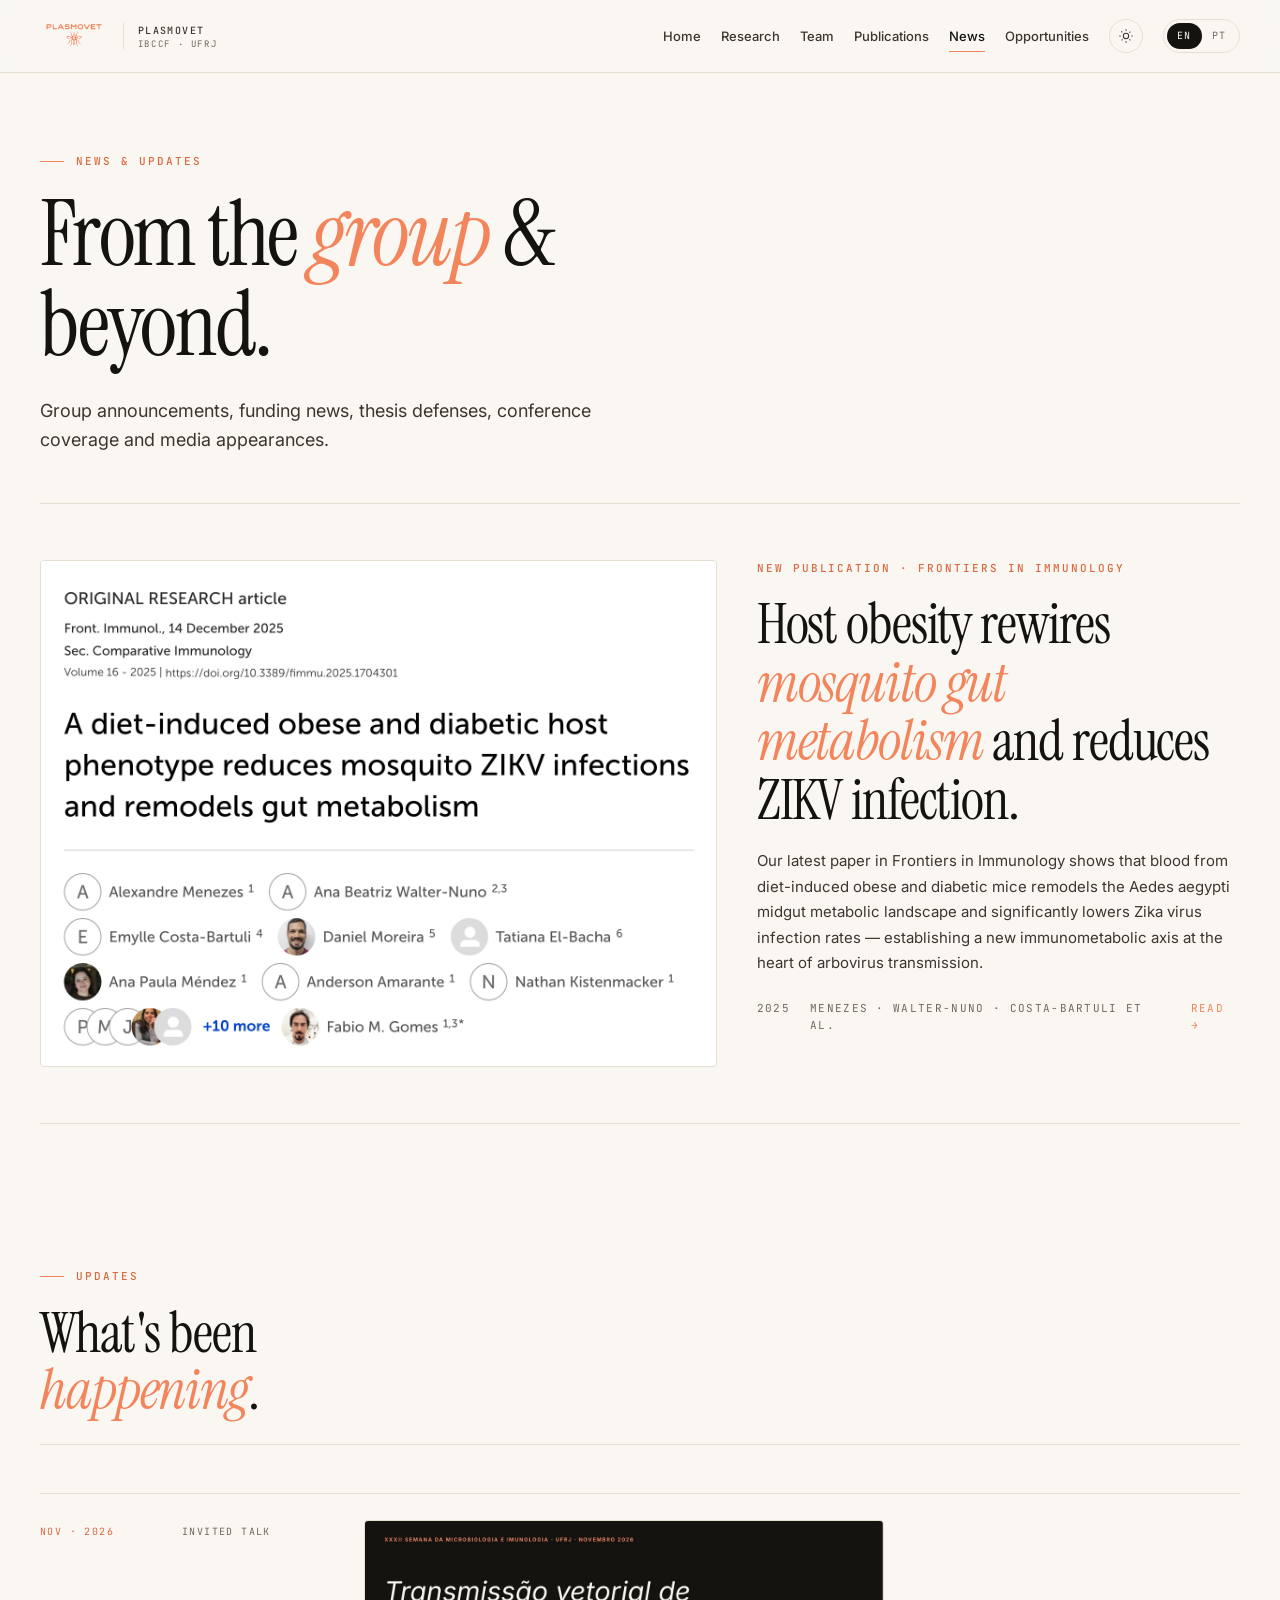
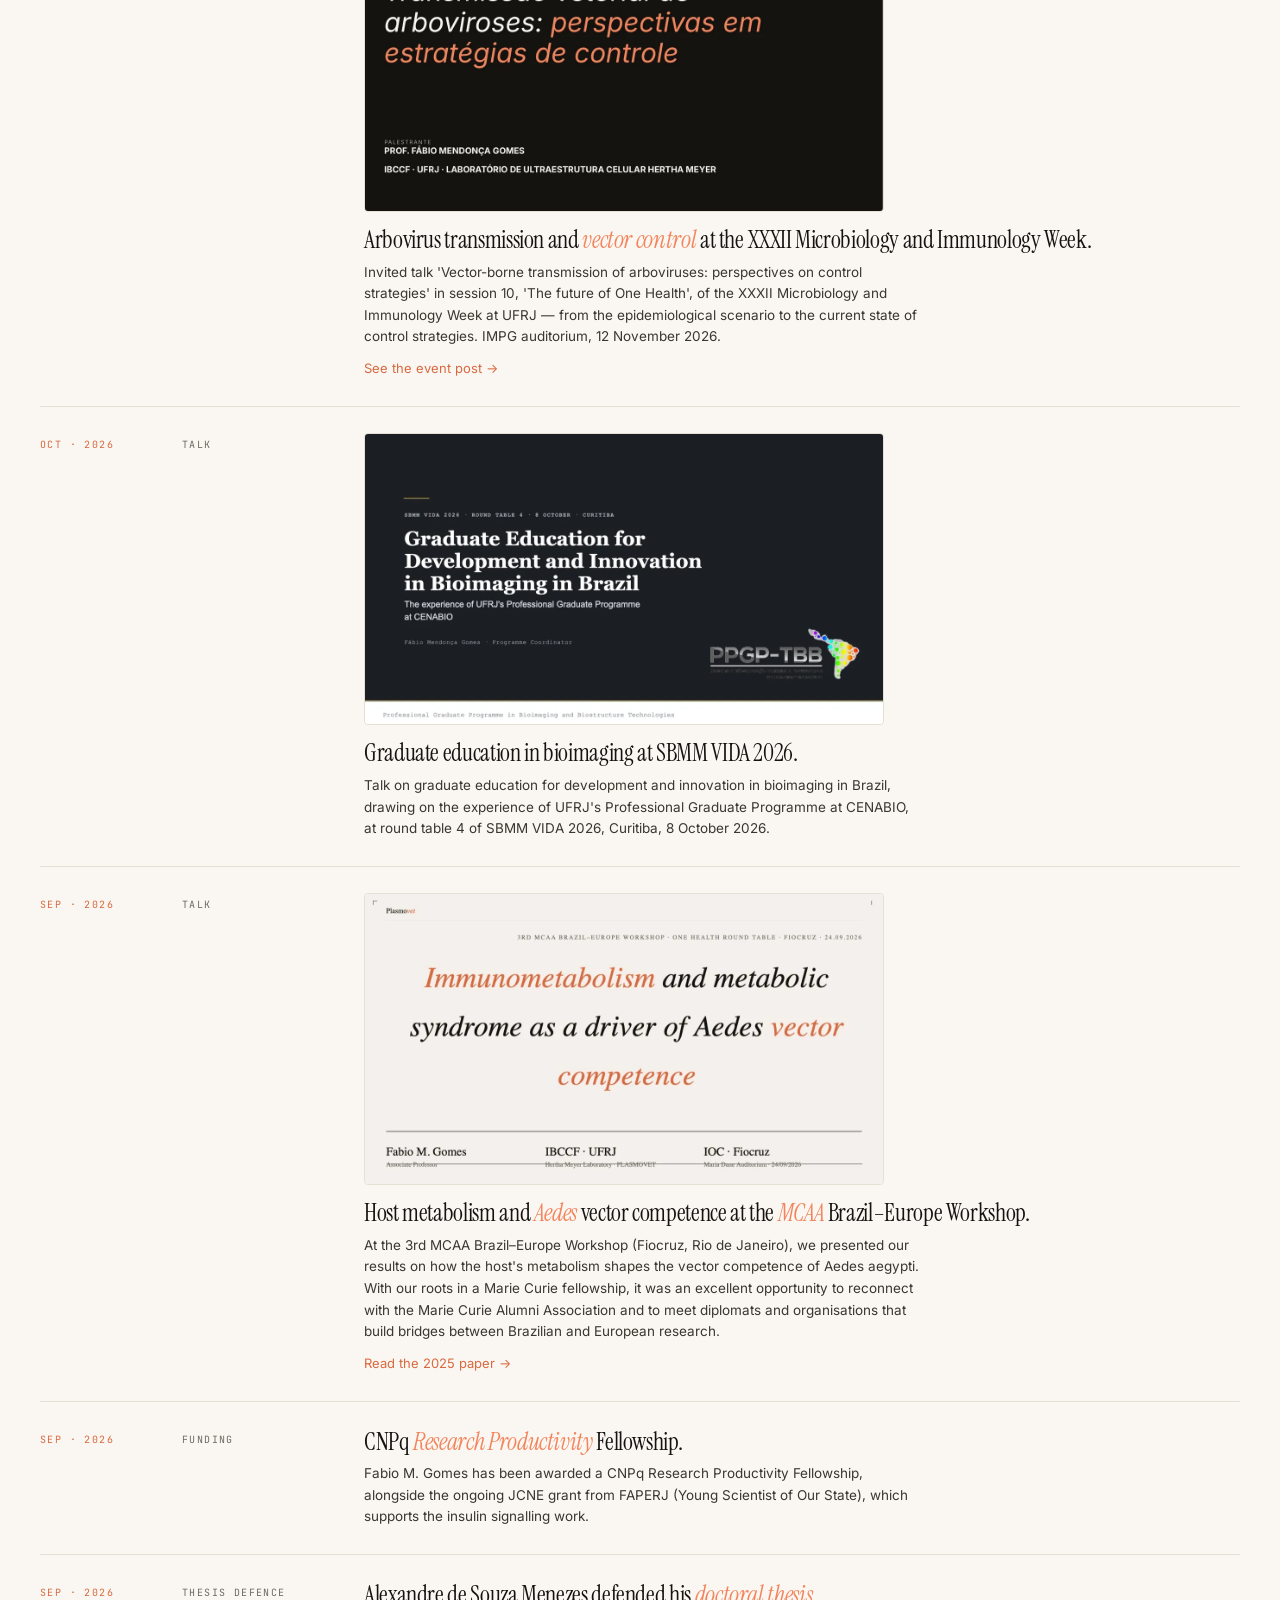
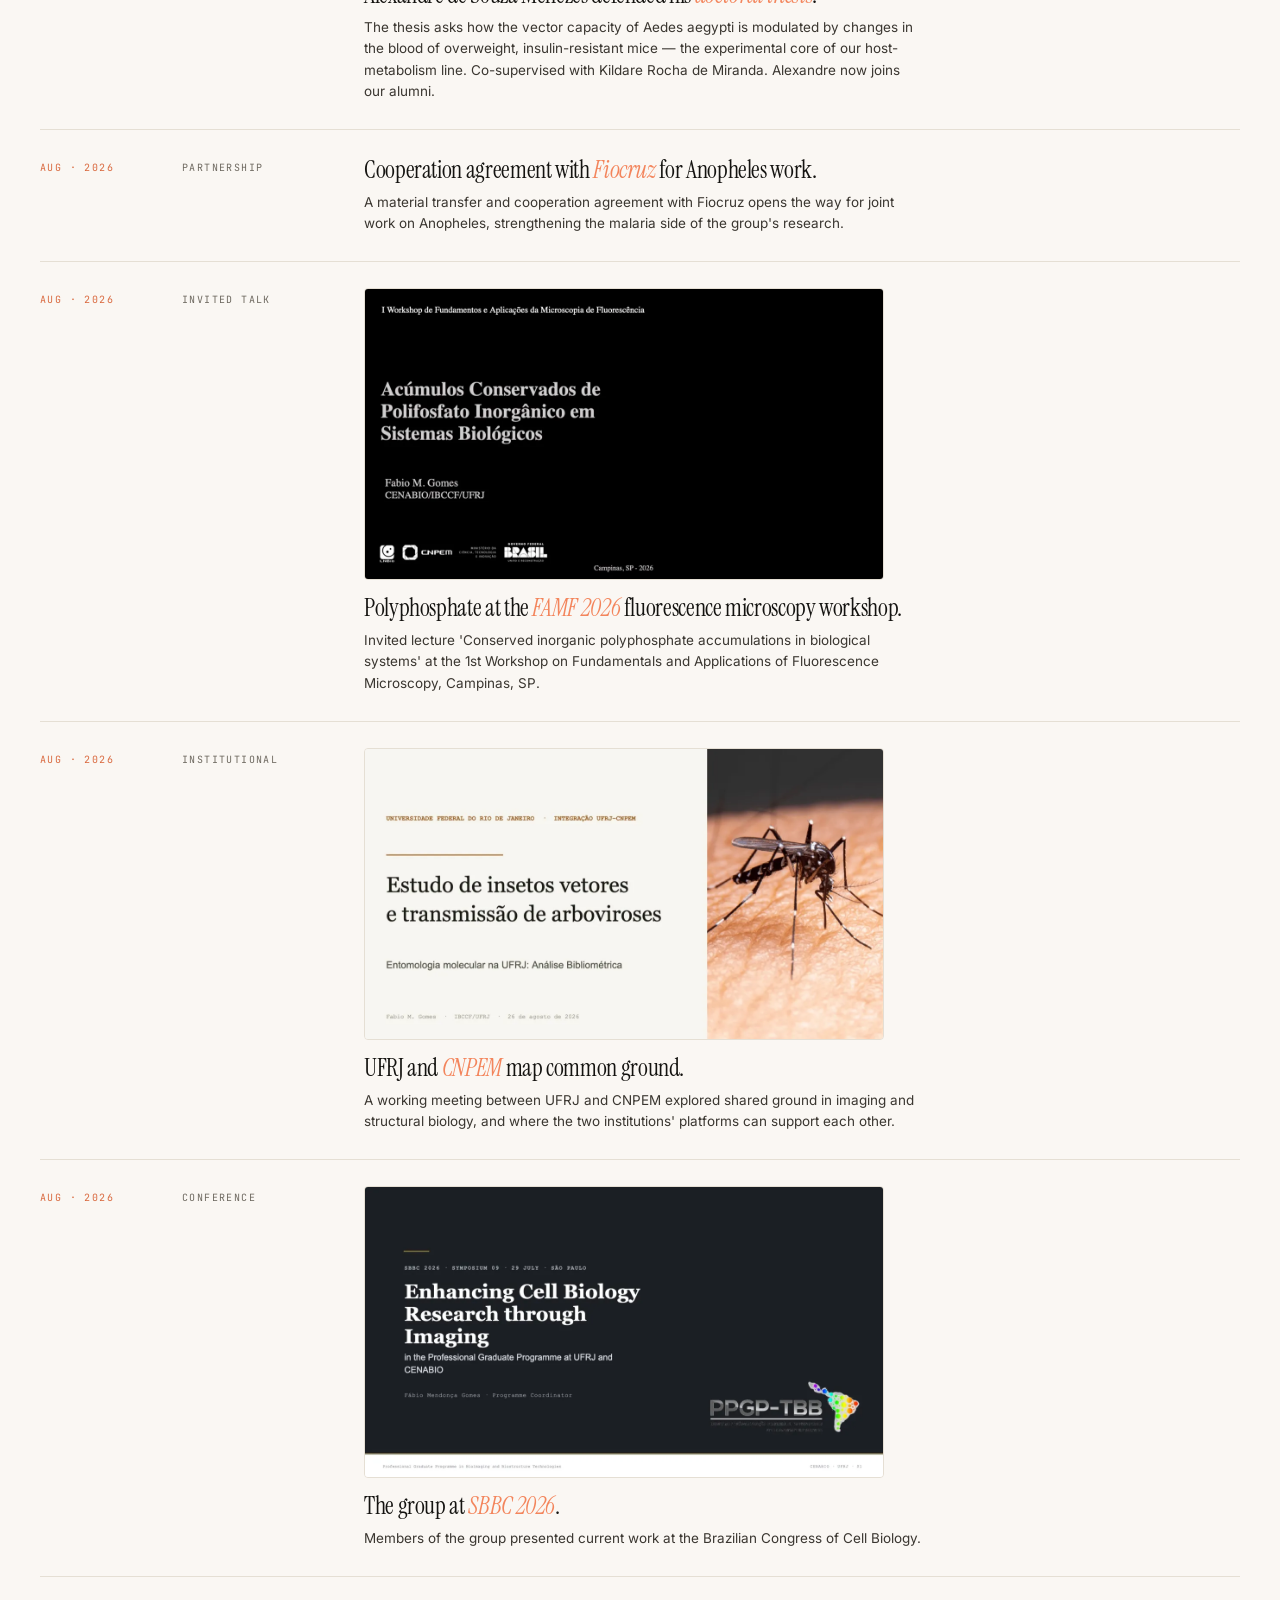
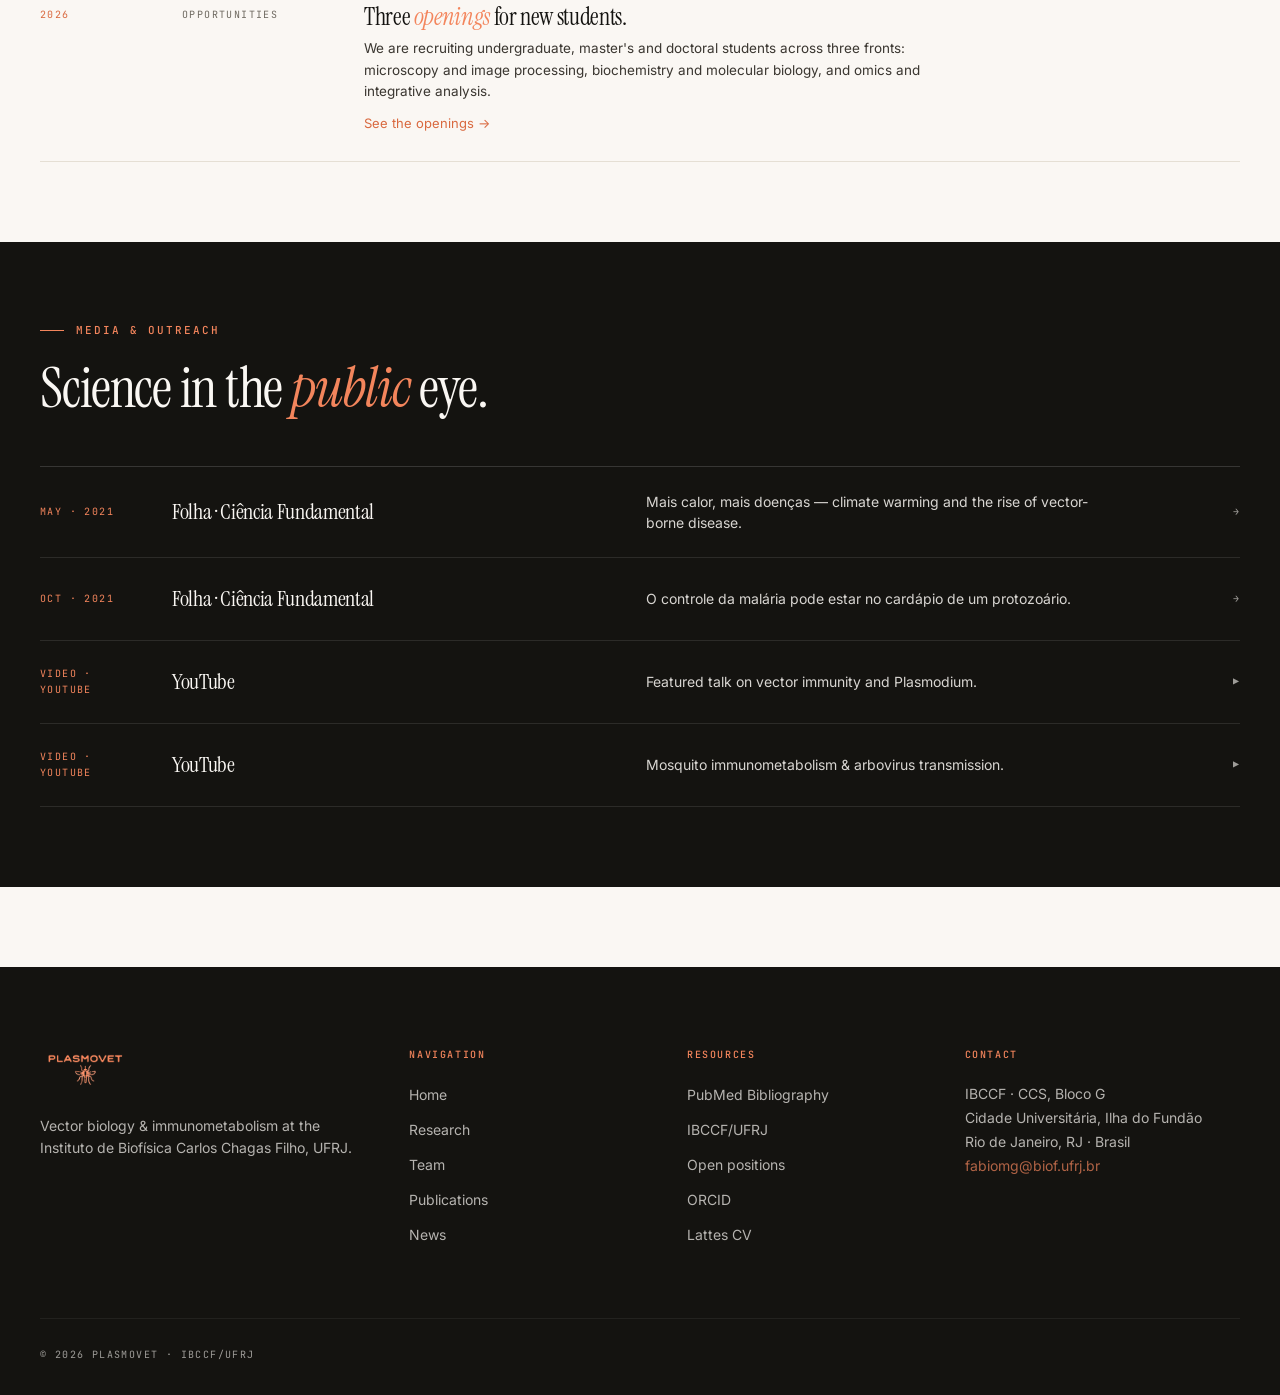
<file: news.html>
<!DOCTYPE html>
<html lang="en">
<head>
<meta charset="utf-8"/>
<script>(function(){try{var t=localStorage.getItem('plasmovet_theme');if(t!=='light'&&t!=='dark')t=window.matchMedia('(prefers-color-scheme: dark)').matches?'dark':'light';document.documentElement.setAttribute('data-theme',t);}catch(e){}document.documentElement.classList.add('js');})();</script>
<meta name="viewport" content="width=device-width, initial-scale=1.0"/>
<title>News · Plasmovet</title>
<meta name="description" content="News from the PlasmoVet group at IBCCF/UFRJ: publications, thesis defences, invited talks, partnerships and open positions."/>
<link rel="canonical" href="https://www.plasmovet.net/news.html"/>
<link rel="icon" href="/favicon.ico" sizes="any"/>
<link rel="icon" type="image/png" sizes="32x32" href="/favicon-32.png"/>
<link rel="apple-touch-icon" href="/apple-touch-icon.png"/>
<meta name="theme-color" content="#FAF7F3" media="(prefers-color-scheme: light)"/>
<meta name="theme-color" content="#141210" media="(prefers-color-scheme: dark)"/>
<meta property="og:type" content="website"/>
<meta property="og:site_name" content="PlasmoVet"/>
<meta property="og:title" content="News · PlasmoVet"/>
<meta property="og:description" content="News from the PlasmoVet group at IBCCF/UFRJ: publications, thesis defences, invited talks, partnerships and open positions."/>
<meta property="og:url" content="https://www.plasmovet.net/news.html"/>
<meta property="og:image" content="https://www.plasmovet.net/assets/og/og-default.jpg"/>
<meta property="og:image:width" content="1200"/>
<meta property="og:image:height" content="630"/>
<meta property="og:image:alt" content="News · PlasmoVet"/>
<meta property="og:locale" content="en_US"/>
<meta property="og:locale:alternate" content="pt_BR"/>
<meta name="twitter:card" content="summary_large_image"/>
<meta name="twitter:title" content="News · PlasmoVet"/>
<meta name="twitter:description" content="News from the PlasmoVet group at IBCCF/UFRJ: publications, thesis defences, invited talks, partnerships and open positions."/>
<meta name="twitter:image" content="https://www.plasmovet.net/assets/og/og-default.jpg"/>
<link rel="preconnect" href="https://fonts.googleapis.com">
<link rel="preconnect" href="https://fonts.gstatic.com" crossorigin>
<link href="https://fonts.googleapis.com/css2?family=Instrument+Serif:ital@0;1&family=Inter:wght@300;400;500;600;700&family=JetBrains+Mono:wght@400;500&display=swap" rel="stylesheet">
<link rel="stylesheet" href="style.css">
<style>
.page-hero { padding: 80px 0 48px; }
.page-hero h1 { font-family:'Instrument Serif',serif; font-size: clamp(48px, 7vw, 96px); line-height: 1; letter-spacing:-0.025em; margin-top: 18px; max-width: 16ch; }
.page-hero h1 em { color: var(--coral); font-style: italic; }
.page-hero p { font-size: 18px; color: var(--ink-2); line-height: 1.6; max-width: 56ch; margin-top: 28px; }

.feat-news { display: grid; grid-template-columns: 1.4fr 1fr; gap: 40px; padding: 56px 0; border-top: 1px solid var(--line); border-bottom: 1px solid var(--line); margin-bottom: 64px; align-items: start; }
@media (max-width: 900px) { .feat-news { grid-template-columns: 1fr; } }
.feat-news .thumb { aspect-ratio: 4/3; border-radius: 4px; background: var(--paper-2); position: relative; overflow: hidden; border: 1px solid var(--line); }
.feat-news .thumb svg { width: 100%; height: 100%; }
.feat-news .eyebrow { margin-bottom: 18px; }
.feat-news h2 { font-family:'Instrument Serif',serif; font-size: clamp(36px, 5vw, 56px); line-height: 1.05; letter-spacing: -0.02em; margin-bottom: 18px; }
.feat-news h2 em { color: var(--coral); font-style: italic; }
.feat-news p { font-size: 15px; line-height: 1.7; color: var(--ink-2); }
.feat-news .meta { font-family:'JetBrains Mono',monospace; font-size: 11px; letter-spacing: 0.12em; text-transform: uppercase; color: var(--muted); margin-top: 24px; display: flex; gap: 20px; }

.news-grid { display: grid; grid-template-columns: repeat(3, 1fr); gap: 28px; margin-bottom: 72px; }
@media (max-width: 900px) { .news-grid { grid-template-columns: 1fr; } }
.news-card { background: var(--card); border: 1px solid var(--line); border-radius: 4px; display: flex; flex-direction: column; overflow: hidden; transition: all .3s ease; }
.news-card:hover { border-color: var(--coral); transform: translateY(-2px); }
.news-card .thumb { aspect-ratio: 4/3; background: var(--paper-2); position: relative; }
.news-card .thumb svg { width: 100%; height: 100%; }
.news-card .body { padding: 24px; display: flex; flex-direction: column; flex: 1; }
.news-card .date { font-family:'JetBrains Mono',monospace; font-size: 10px; letter-spacing: 0.14em; text-transform: uppercase; color: var(--muted); margin-bottom: 10px; }
.news-card h4 { font-family:'Instrument Serif',serif; font-size: 22px; line-height: 1.15; letter-spacing: -0.015em; margin-bottom: 10px; }
.news-card p { font-size: 13px; color: var(--ink-2); line-height: 1.6; flex: 1; }
.news-card .foot { margin-top: 16px; padding-top: 14px; border-top: 1px solid var(--line); display: flex; justify-content: space-between; align-items: center; }

.media-section { background: var(--ink); color: var(--paper); padding: 80px 0; }
.media-section h3 { font-family:'Instrument Serif',serif; font-size: clamp(36px, 5vw, 56px); line-height: 1.05; letter-spacing: -0.02em; max-width: 18ch; }
.media-section h3 em { color: var(--coral); font-style: italic; }
.media-list { margin-top: 48px; border-top: 1px solid rgba(255,255,255,.15); }
.media-item { display: grid; grid-template-columns: 100px 1fr 1fr 120px; gap: 32px; padding: 24px 0; border-bottom: 1px solid rgba(255,255,255,.1); align-items: center; transition: padding .3s ease; cursor: pointer; }
.media-item:hover { padding-left: 10px; }
.media-item .date { font-family:'JetBrains Mono',monospace; font-size: 10px; letter-spacing: 0.14em; text-transform: uppercase; color: var(--coral); }
.media-item .outlet { font-family:'Instrument Serif',serif; font-size: 22px; letter-spacing: -0.015em; }
.media-item h5 { font-family:'Inter',sans-serif; font-size: 14px; line-height: 1.5; font-weight: 400; opacity: .85; }
.media-item .arrow { text-align: right; font-family:'JetBrains Mono',monospace; font-size: 10px; letter-spacing: 0.14em; text-transform: uppercase; opacity: .6; }
@media (max-width: 720px) { .media-item { grid-template-columns: 1fr; gap: 8px; } }

.updates { display:flex; flex-direction:column; margin-top:8px; }
.update { display:grid; grid-template-columns:110px 150px 1fr; gap:32px; padding:26px 0; border-top:1px solid var(--line); align-items:start; transition:padding .3s ease; }
.update:last-child { border-bottom:1px solid var(--line); }
.update:hover { padding-left:10px; }
.update .when { font-family:'JetBrains Mono',monospace; font-size:10px; letter-spacing:.14em; text-transform:uppercase; color:var(--coral-deep); padding-top:4px; }
.update .kind { font-family:'JetBrains Mono',monospace; font-size:10px; letter-spacing:.14em; text-transform:uppercase; color:var(--muted); padding-top:4px; }
.update h4 { font-family:'Instrument Serif',serif; font-size:24px; line-height:1.15; letter-spacing:-0.015em; margin-bottom:8px; }
.update h4 em { color:var(--coral); font-style:italic; }
.update p { font-size:13.5px; color:var(--ink-2); line-height:1.6; max-width:62ch; }
.update .banner { display:block; max-width:520px; margin-bottom:14px; }
.update .banner img { display:block; width:100%; height:auto; aspect-ratio:16/9; object-fit:cover; border:1px solid var(--line); border-radius:4px; }
html[data-theme="dark"] .update .banner img { filter:brightness(.92); }
.update a.more { font-size:13px; color:var(--coral-deep); text-decoration:none; display:inline-block; margin-top:10px; }
.update a.more:hover { text-decoration:underline; }
@media (max-width:820px){ .update { grid-template-columns:1fr; gap:8px; } .update .kind { padding-top:0; } }

.feat-news a.thumb { display:block; }
.feat-news .thumb img { width:100%; height:100%; object-fit:cover; object-position:top left; display:block; transition:transform .5s ease; }
.feat-news a.thumb:hover img { transform:scale(1.02); }
html[data-theme="dark"] .feat-news .thumb img { filter:brightness(.9); }
</style>
</head>
<body>
<div id="nav-slot"></div>

<main>
  <section class="page-hero">
    <div class="container">
      <div class="section-label"><span class="bar"></span><span class="eyebrow coral" data-i18n-en="News &amp; updates" data-i18n-pt="Notícias e atualizações">News &amp; updates</span></div>
      <h1 data-i18n-html data-i18n-en="From the <em>group</em> &amp; beyond." data-i18n-pt="Do <em>grupo</em> e além.">From the <em>group</em> &amp; beyond.</h1>
      <p data-i18n-en="Group announcements, funding news, thesis defenses, conference coverage and media appearances."
         data-i18n-pt="Anúncios do grupo, notícias de financiamento, defesas, cobertura de conferências e aparições na mídia.">Group announcements, funding news, thesis defenses, conference coverage and media appearances.</p>
    </div>
  </section>

  <div class="container">
    <article class="feat-news">
      <a class="thumb" href="https://doi.org/10.3389/fimmu.2025.1704301" target="_blank" rel="noopener"
         aria-label="Read the article in Frontiers in Immunology">
        <picture>
          <source srcset="assets/news/menezes-2025-frontiers.webp" type="image/webp"/>
          <img src="assets/news/menezes-2025-frontiers.jpg" width="1440" height="1080" loading="lazy" decoding="async"
               alt="Article page in Frontiers in Immunology: A diet-induced obese and diabetic host phenotype reduces mosquito ZIKV infections and remodels gut metabolism (Menezes et al., 2025)"/>
        </picture>
      </a>
      <div>
        <div class="eyebrow coral" data-i18n-en="New publication · Frontiers in Immunology" data-i18n-pt="Nova publicação · Frontiers in Immunology">New publication · Frontiers in Immunology</div>
        <h2 data-i18n-html data-i18n-en="Host obesity rewires <em>mosquito gut metabolism</em> and reduces ZIKV infection." data-i18n-pt="Obesidade do hospedeiro reprograma o <em>metabolismo intestinal do mosquito</em> e reduz a infecção por ZIKV.">Host obesity rewires <em>mosquito gut metabolism</em> and reduces ZIKV infection.</h2>
        <p data-i18n-en="Our latest paper in Frontiers in Immunology shows that blood from diet-induced obese and diabetic mice remodels the Aedes aegypti midgut metabolic landscape and significantly lowers Zika virus infection rates — establishing a new immunometabolic axis at the heart of arbovirus transmission."
           data-i18n-pt="Nosso último artigo na Frontiers in Immunology mostra que sangue de camundongos com obesidade e diabetes induzidos por dieta remodela a paisagem metabólica do intestino médio de Aedes aegypti e reduz significativamente a infecção por vírus Zika — estabelecendo um novo eixo imunometabólico no coração da transmissão de arbovírus.">Our latest paper in Frontiers in Immunology shows that blood from diet-induced obese and diabetic mice remodels the Aedes aegypti midgut metabolic landscape and significantly lowers Zika virus infection rates — establishing a new immunometabolic axis at the heart of arbovirus transmission.</p>
        <div class="meta">
          <span>2025</span>
          <span data-i18n-en="Menezes · Walter-Nuno · Costa-Bartuli et al." data-i18n-pt="Menezes · Walter-Nuno · Costa-Bartuli et al.">Menezes · Walter-Nuno · Costa-Bartuli et al.</span>
          <a href="publications.html" style="color:var(--coral);text-decoration:none" data-i18n-en="Read →" data-i18n-pt="Ler →">Read →</a>
        </div>
      </div>
    </article>
  </div>


  <section>
    <div class="container">
      <div class="section-head">
        <div>
          <div class="section-label"><span class="bar"></span><span class="eyebrow coral" data-i18n-en="Updates" data-i18n-pt="Atualizações">Updates</span></div>
          <h2 data-i18n-html data-i18n-en="What's been <em>happening</em>." data-i18n-pt="O que vem <em>acontecendo</em>.">What's been <em>happening</em>.</h2>
        </div>
      </div>
      <div class="updates">
        <article class="update">
          <div class="when" data-i18n-en="Nov · 2026" data-i18n-pt="Nov · 2026">Nov · 2026</div>
          <div class="kind" data-i18n-en="Invited talk" data-i18n-pt="Palestra">Invited talk</div>
          <div>
            <picture class="banner">
              <source srcset="assets/news/semana-microimuno-2026-arbovirus-control.webp" type="image/webp"/>
              <img src="assets/news/semana-microimuno-2026-arbovirus-control.jpg" width="1200" height="676" loading="lazy" decoding="async" alt="Title slide: Vector-borne transmission of arboviruses: perspectives on control strategies, XXXII Microbiology and Immunology Week, UFRJ, November 2026"/>
            </picture>
            <h4 data-i18n-html data-i18n-en="Arbovirus transmission and <em>vector control</em> at the XXXII Microbiology and Immunology Week." data-i18n-pt="Transmissão de arboviroses e <em>controle vetorial</em> na XXXII Semana da Microbiologia e Imunologia.">Arbovirus transmission and <em>vector control</em> at the XXXII Microbiology and Immunology Week.</h4>
            <p data-i18n-en="Invited talk 'Vector-borne transmission of arboviruses: perspectives on control strategies' in session 10, 'The future of One Health', of the XXXII Microbiology and Immunology Week at UFRJ — from the epidemiological scenario to the current state of control strategies. IMPG auditorium, 12 November 2026." data-i18n-pt="Palestra convidada “Transmissão vetorial de arboviroses: perspectivas em estratégias de controle” na sessão 10, “O futuro da Saúde Única”, da XXXII Semana da Microbiologia e Imunologia da UFRJ — do cenário epidemiológico ao estado atual das estratégias de controle. Anfiteatro do IMPG, 12 de novembro de 2026.">Invited talk 'Vector-borne transmission of arboviruses: perspectives on control strategies' in session 10, 'The future of One Health', of the XXXII Microbiology and Immunology Week at UFRJ — from the epidemiological scenario to the current state of control strategies. IMPG auditorium, 12 November 2026.</p>
            <a class="more" href="https://www.instagram.com/p/Der2oXViffJ/" target="_blank" rel="noopener" data-i18n-en="See the event post →" data-i18n-pt="Ver o post do evento →">See the event post →</a>
          </div>
        </article>
        <article class="update">
          <div class="when" data-i18n-en="Oct · 2026" data-i18n-pt="Out · 2026">Oct · 2026</div>
          <div class="kind" data-i18n-en="Talk" data-i18n-pt="Palestra">Talk</div>
          <div>
            <picture class="banner">
              <source srcset="assets/news/sbmm-2026-bioimaging-education.webp" type="image/webp"/>
              <img src="assets/news/sbmm-2026-bioimaging-education.jpg" width="1200" height="676" loading="lazy" decoding="async" alt="Title slide: Graduate Education for Development and Innovation in Bioimaging in Brazil, SBMM VIDA 2026, round table 4, Curitiba, 8 October"/>
            </picture>
            <h4 data-i18n-en="Graduate education in bioimaging at SBMM VIDA 2026." data-i18n-pt="Formação em bioimagem no SBMM VIDA 2026.">Graduate education in bioimaging at SBMM VIDA 2026.</h4>
            <p data-i18n-en="Talk on graduate education for development and innovation in bioimaging in Brazil, drawing on the experience of UFRJ's Professional Graduate Programme at CENABIO, at round table 4 of SBMM VIDA 2026, Curitiba, 8 October 2026." data-i18n-pt="Palestra sobre formação de pós-graduação para o desenvolvimento e a inovação em bioimagem no Brasil, a partir da experiência do Programa de Pós-Graduação Profissional da UFRJ no CENABIO, na mesa-redonda 4 do SBMM VIDA 2026, Curitiba, 8 de outubro de 2026.">Talk on graduate education for development and innovation in bioimaging in Brazil, drawing on the experience of UFRJ's Professional Graduate Programme at CENABIO, at round table 4 of SBMM VIDA 2026, Curitiba, 8 October 2026.</p>
          </div>
        </article>
        <article class="update">
          <div class="when" data-i18n-en="Sep · 2026" data-i18n-pt="Set · 2026">Sep · 2026</div>
          <div class="kind" data-i18n-en="Talk" data-i18n-pt="Palestra">Talk</div>
          <div>
            <picture class="banner">
              <source srcset="assets/news/mcaa-2026-immunometabolism.webp" type="image/webp"/>
              <img src="assets/news/mcaa-2026-immunometabolism.jpg" width="1200" height="676" loading="lazy" decoding="async" alt="Title slide: Immunometabolism and metabolic syndrome as a driver of Aedes vector competence, 3rd MCAA Brazil–Europe Workshop, Fiocruz, 24 September 2026"/>
            </picture>
            <h4 data-i18n-html data-i18n-en="Host metabolism and <em>Aedes</em> vector competence at the <em>MCAA</em> Brazil–Europe Workshop." data-i18n-pt="Metabolismo do hospedeiro e competência vetorial de <em>Aedes</em> no Workshop Brasil–Europa da <em>MCAA</em>.">Host metabolism and <em>Aedes</em> vector competence at the <em>MCAA</em> Brazil–Europe Workshop.</h4>
            <p data-i18n-en="At the 3rd MCAA Brazil–Europe Workshop (Fiocruz, Rio de Janeiro), we presented our results on how the host's metabolism shapes the vector competence of Aedes aegypti. With our roots in a Marie Curie fellowship, it was an excellent opportunity to reconnect with the Marie Curie Alumni Association and to meet diplomats and organisations that build bridges between Brazilian and European research." data-i18n-pt="No 3º Workshop Brasil–Europa da MCAA (Fiocruz, Rio de Janeiro), apresentamos nossos resultados sobre como o metabolismo do hospedeiro molda a competência vetorial de Aedes aegypti. Com nossas raízes numa bolsa Marie Curie, foi uma excelente oportunidade de nos reconectarmos com a Marie Curie Alumni Association e de conhecer diplomatas e organizações que fazem a ponte entre a pesquisa no Brasil e na Europa.">At the 3rd MCAA Brazil–Europe Workshop (Fiocruz, Rio de Janeiro), we presented our results on how the host's metabolism shapes the vector competence of Aedes aegypti. With our roots in a Marie Curie fellowship, it was an excellent opportunity to reconnect with the Marie Curie Alumni Association and to meet diplomats and organisations that build bridges between Brazilian and European research.</p>
            <a class="more" href="https://doi.org/10.3389/fimmu.2025.1704301" target="_blank" rel="noopener" data-i18n-en="Read the 2025 paper →" data-i18n-pt="Ler o artigo de 2025 →">Read the 2025 paper →</a>
          </div>
        </article>
        <article class="update">
          <div class="when" data-i18n-en="Sep · 2026" data-i18n-pt="Set · 2026">Sep · 2026</div>
          <div class="kind" data-i18n-en="Funding" data-i18n-pt="Financiamento">Funding</div>
          <div>
            <h4 data-i18n-html data-i18n-en="CNPq <em>Research Productivity</em> Fellowship." data-i18n-pt="Bolsa de <em>Produtividade em Pesquisa</em> do CNPq.">CNPq <em>Research Productivity</em> Fellowship.</h4>
            <p data-i18n-en="Fabio M. Gomes has been awarded a CNPq Research Productivity Fellowship, alongside the ongoing JCNE grant from FAPERJ (Young Scientist of Our State), which supports the insulin signalling work." data-i18n-pt="Fabio M. Gomes foi contemplado com a Bolsa de Produtividade em Pesquisa do CNPq, somada ao JCNE da FAPERJ (Jovem Cientista do Nosso Estado), que sustenta a frente de sinalização por insulina.">Fabio M. Gomes has been awarded a CNPq Research Productivity Fellowship, alongside the ongoing JCNE grant from FAPERJ (Young Scientist of Our State), which supports the insulin signalling work.</p>
          </div>
        </article>
        <article class="update">
          <div class="when" data-i18n-en="Sep · 2026" data-i18n-pt="Set · 2026">Sep · 2026</div>
          <div class="kind" data-i18n-en="Thesis defence" data-i18n-pt="Defesa de tese">Thesis defence</div>
          <div>
            <h4 data-i18n-html data-i18n-en="Alexandre de Souza Menezes defended his <em>doctoral thesis</em>." data-i18n-pt="Alexandre de Souza Menezes defendeu sua <em>tese de doutorado</em>.">Alexandre de Souza Menezes defended his <em>doctoral thesis</em>.</h4>
            <p data-i18n-en="The thesis asks how the vector capacity of Aedes aegypti is modulated by changes in the blood of overweight, insulin-resistant mice — the experimental core of our host-metabolism line. Co-supervised with Kildare Rocha de Miranda. Alexandre now joins our alumni." data-i18n-pt="A tese investiga como a capacidade vetorial de Aedes aegypti é modulada pela alteração dos componentes do sangue de camundongos com sobrepeso e resistência à insulina — o núcleo experimental da nossa linha de metabolismo do hospedeiro. Coorientação de Kildare Rocha de Miranda. Alexandre agora passa a integrar nossos ex-membros.">The thesis asks how the vector capacity of Aedes aegypti is modulated by changes in the blood of overweight, insulin-resistant mice — the experimental core of our host-metabolism line. Co-supervised with Kildare Rocha de Miranda. Alexandre now joins our alumni.</p>
          </div>
        </article>
        <article class="update">
          <div class="when" data-i18n-en="Aug · 2026" data-i18n-pt="Ago · 2026">Aug · 2026</div>
          <div class="kind" data-i18n-en="Partnership" data-i18n-pt="Cooperação">Partnership</div>
          <div>
            <h4 data-i18n-html data-i18n-en="Cooperation agreement with <em>Fiocruz</em> for Anopheles work." data-i18n-pt="Acordo de cooperação com a <em>Fiocruz</em> para trabalho com Anopheles.">Cooperation agreement with <em>Fiocruz</em> for Anopheles work.</h4>
            <p data-i18n-en="A material transfer and cooperation agreement with Fiocruz opens the way for joint work on Anopheles, strengthening the malaria side of the group's research." data-i18n-pt="Um acordo de cooperação e transferência de material com a Fiocruz abre caminho para o trabalho conjunto com Anopheles, reforçando a frente de malária do grupo.">A material transfer and cooperation agreement with Fiocruz opens the way for joint work on Anopheles, strengthening the malaria side of the group's research.</p>
          </div>
        </article>
        <article class="update">
          <div class="when" data-i18n-en="Aug · 2026" data-i18n-pt="Ago · 2026">Aug · 2026</div>
          <div class="kind" data-i18n-en="Invited talk" data-i18n-pt="Palestra">Invited talk</div>
          <div>
            <picture class="banner">
              <source srcset="assets/news/famf-2026-polyphosphate.webp" type="image/webp"/>
              <img src="assets/news/famf-2026-polyphosphate.jpg" width="1200" height="676" loading="lazy" decoding="async" alt="Title slide: Conserved accumulations of inorganic polyphosphate in biological systems, 1st Workshop on Fundamentals and Applications of Fluorescence Microscopy, Campinas"/>
            </picture>
            <h4 data-i18n-html data-i18n-en="Polyphosphate at the <em>FAMF 2026</em> fluorescence microscopy workshop." data-i18n-pt="Polifosfato no workshop de microscopia de fluorescência <em>FAMF 2026</em>.">Polyphosphate at the <em>FAMF 2026</em> fluorescence microscopy workshop.</h4>
            <p data-i18n-en="Invited lecture 'Conserved inorganic polyphosphate accumulations in biological systems' at the 1st Workshop on Fundamentals and Applications of Fluorescence Microscopy, Campinas, SP." data-i18n-pt="Palestra convidada “Acúmulos conservados de polifosfato inorgânico em sistemas biológicos” no I Workshop de Fundamentos e Aplicações da Microscopia de Fluorescência, Campinas, SP.">Invited lecture 'Conserved inorganic polyphosphate accumulations in biological systems' at the 1st Workshop on Fundamentals and Applications of Fluorescence Microscopy, Campinas, SP.</p>
          </div>
        </article>
        <article class="update">
          <div class="when" data-i18n-en="Aug · 2026" data-i18n-pt="Ago · 2026">Aug · 2026</div>
          <div class="kind" data-i18n-en="Institutional" data-i18n-pt="Institucional">Institutional</div>
          <div>
            <picture class="banner">
              <source srcset="assets/news/ufrj-cnpem-2026-integration.webp" type="image/webp"/>
              <img src="assets/news/ufrj-cnpem-2026-integration.jpg" width="1200" height="676" loading="lazy" decoding="async" alt="Title slide: Study of vector insects and arbovirus transmission, UFRJ–CNPEM integration meeting, 26 August 2026"/>
            </picture>
            <h4 data-i18n-html data-i18n-en="UFRJ and <em>CNPEM</em> map common ground." data-i18n-pt="UFRJ e <em>CNPEM</em> mapeiam interesses comuns.">UFRJ and <em>CNPEM</em> map common ground.</h4>
            <p data-i18n-en="A working meeting between UFRJ and CNPEM explored shared ground in imaging and structural biology, and where the two institutions' platforms can support each other." data-i18n-pt="Um encontro de trabalho entre UFRJ e CNPEM explorou interesses comuns em imagem e biologia estrutural, e onde as plataformas das duas instituições podem se apoiar.">A working meeting between UFRJ and CNPEM explored shared ground in imaging and structural biology, and where the two institutions' platforms can support each other.</p>
          </div>
        </article>
        <article class="update">
          <div class="when" data-i18n-en="Aug · 2026" data-i18n-pt="Ago · 2026">Aug · 2026</div>
          <div class="kind" data-i18n-en="Conference" data-i18n-pt="Congresso">Conference</div>
          <div>
            <picture class="banner">
              <source srcset="assets/news/sbbc-2026-symposium.webp" type="image/webp"/>
              <img src="assets/news/sbbc-2026-symposium.jpg" width="1200" height="676" loading="lazy" decoding="async" alt="Title slide: Enhancing Cell Biology Research through Imaging in the Professional Graduate Programme at UFRJ and CENABIO, SBBC 2026, symposium 09, São Paulo, 29 July"/>
            </picture>
            <h4 data-i18n-html data-i18n-en="The group at <em>SBBC 2026</em>." data-i18n-pt="O grupo no <em>SBBC 2026</em>.">The group at <em>SBBC 2026</em>.</h4>
            <p data-i18n-en="Members of the group presented current work at the Brazilian Congress of Cell Biology." data-i18n-pt="Integrantes do grupo apresentaram trabalhos em andamento no Congresso Brasileiro de Biologia Celular.">Members of the group presented current work at the Brazilian Congress of Cell Biology.</p>
          </div>
        </article>
        <article class="update">
          <div class="when" data-i18n-en="2026" data-i18n-pt="2026">2026</div>
          <div class="kind" data-i18n-en="Opportunities" data-i18n-pt="Oportunidades">Opportunities</div>
          <div>
            <h4 data-i18n-html data-i18n-en="Three <em>openings</em> for new students." data-i18n-pt="Três <em>vagas</em> abertas para novos estudantes.">Three <em>openings</em> for new students.</h4>
            <p data-i18n-en="We are recruiting undergraduate, master's and doctoral students across three fronts: microscopy and image processing, biochemistry and molecular biology, and omics and integrative analysis." data-i18n-pt="Estamos recrutando estudantes de iniciação científica, mestrado e doutorado em três frentes: microscopia e processamento de imagens, bioquímica e biologia molecular, e ômicas e análises integrativas.">We are recruiting undergraduate, master's and doctoral students across three fronts: microscopy and image processing, biochemistry and molecular biology, and omics and integrative analysis.</p>
            <a class="more" href="opportunities.html" data-i18n-en="See the openings →" data-i18n-pt="Ver as vagas →">See the openings →</a>
          </div>
        </article>
      </div>
    </div>
  </section>

  <section class="media-section">
    <div class="container">
      <div class="section-label"><span class="bar" style="background:var(--coral)"></span><span class="eyebrow" style="color:var(--coral)" data-i18n-en="Media &amp; outreach" data-i18n-pt="Mídia e divulgação">Media &amp; outreach</span></div>
      <h3 data-i18n-html data-i18n-en="Science in the <em>public</em> eye." data-i18n-pt="Ciência aos olhos do <em>público</em>.">Science in the <em>public</em> eye.</h3>
      <div class="media-list">
        <a class="media-item" href="https://cienciafundamental.blogfolha.uol.com.br/2021/05/21/mais-calor-mais-doencas/" target="_blank" rel="noopener" style="color:inherit;text-decoration:none">
          <div class="date" data-i18n-en="MAY · 2021" data-i18n-pt="MAI · 2021">MAY · 2021</div>
          <div class="outlet">Folha · Ciência Fundamental</div>
          <h5 data-i18n-en="Mais calor, mais doenças — climate warming and the rise of vector-borne disease." data-i18n-pt="Mais calor, mais doenças — aquecimento climático e a expansão das doenças vetoriais.">Mais calor, mais doenças — climate warming and the rise of vector-borne disease.</h5>
          <div class="arrow">→</div>
        </a>
        <a class="media-item" href="https://cienciafundamental.blogfolha.uol.com.br/2021/10/06/o-controle-da-malaria-pode-estar-no-cardapio-de-um-protozoario/" target="_blank" rel="noopener" style="color:inherit;text-decoration:none">
          <div class="date" data-i18n-en="OCT · 2021" data-i18n-pt="OUT · 2021">OCT · 2021</div>
          <div class="outlet">Folha · Ciência Fundamental</div>
          <h5 data-i18n-en="O controle da malária pode estar no cardápio de um protozoário." data-i18n-pt="O controle da malária pode estar no cardápio de um protozoário.">O controle da malária pode estar no cardápio de um protozoário.</h5>
          <div class="arrow">→</div>
        </a>
        <a class="media-item" href="https://www.youtube.com/watch?v=MXUnSJnhflA" target="_blank" rel="noopener" style="color:inherit;text-decoration:none">
          <div class="date" data-i18n-en="VIDEO · YOUTUBE" data-i18n-pt="VÍDEO · YOUTUBE">VIDEO · YOUTUBE</div>
          <div class="outlet">YouTube</div>
          <h5 data-i18n-en="Featured talk on vector immunity and Plasmodium." data-i18n-pt="Palestra sobre imunidade vetorial e Plasmodium.">Featured talk on vector immunity and Plasmodium.</h5>
          <div class="arrow">▶</div>
        </a>
        <a class="media-item" href="https://www.youtube.com/watch?v=LUvLDHtmmpQ" target="_blank" rel="noopener" style="color:inherit;text-decoration:none">
          <div class="date" data-i18n-en="VIDEO · YOUTUBE" data-i18n-pt="VÍDEO · YOUTUBE">VIDEO · YOUTUBE</div>
          <div class="outlet">YouTube</div>
          <h5 data-i18n-en="Mosquito immunometabolism &amp; arbovirus transmission." data-i18n-pt="Imunometabolismo do mosquito e transmissão de arbovírus.">Mosquito immunometabolism &amp; arbovirus transmission.</h5>
          <div class="arrow">▶</div>
        </a>
      </div>
    </div>
  </section>
</main>

<div id="footer-slot"></div>
<script src="chrome.js"></script>
<script>renderChrome('news');</script>
</body>
</html>
</file>
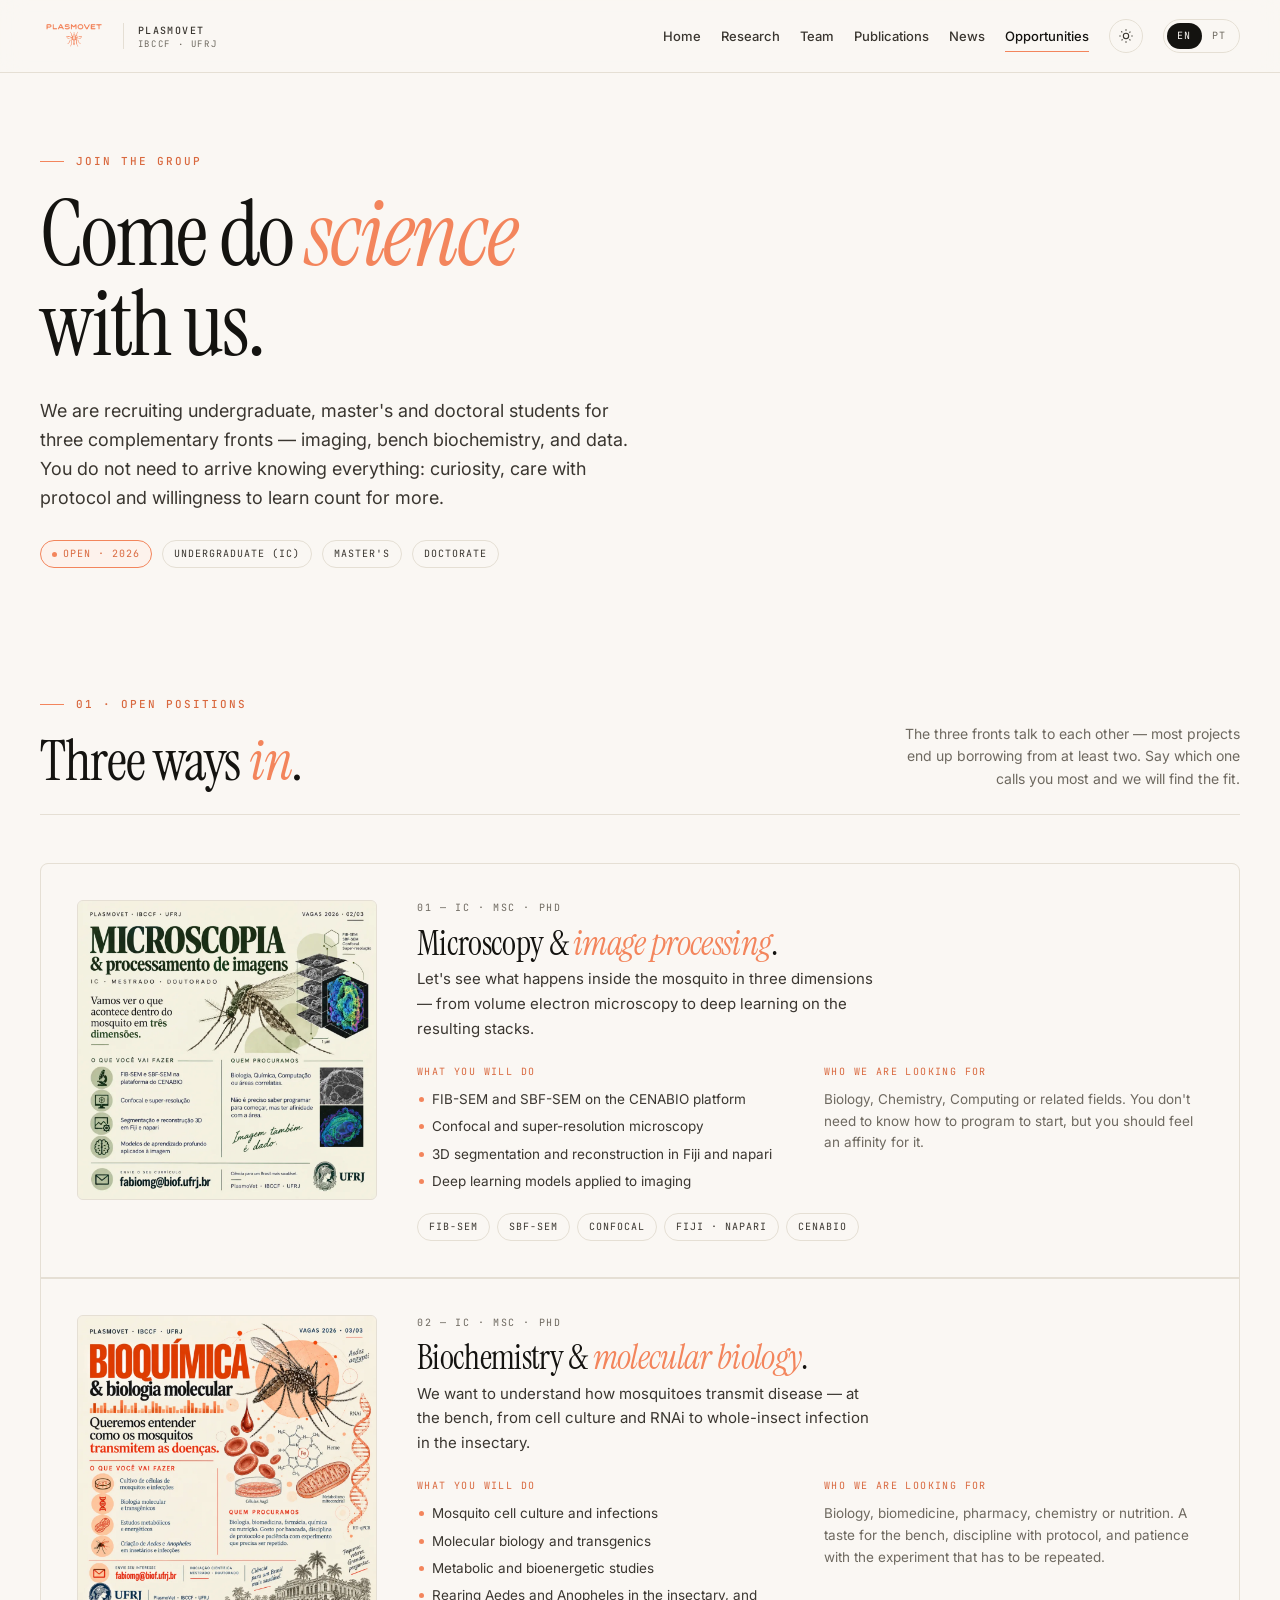
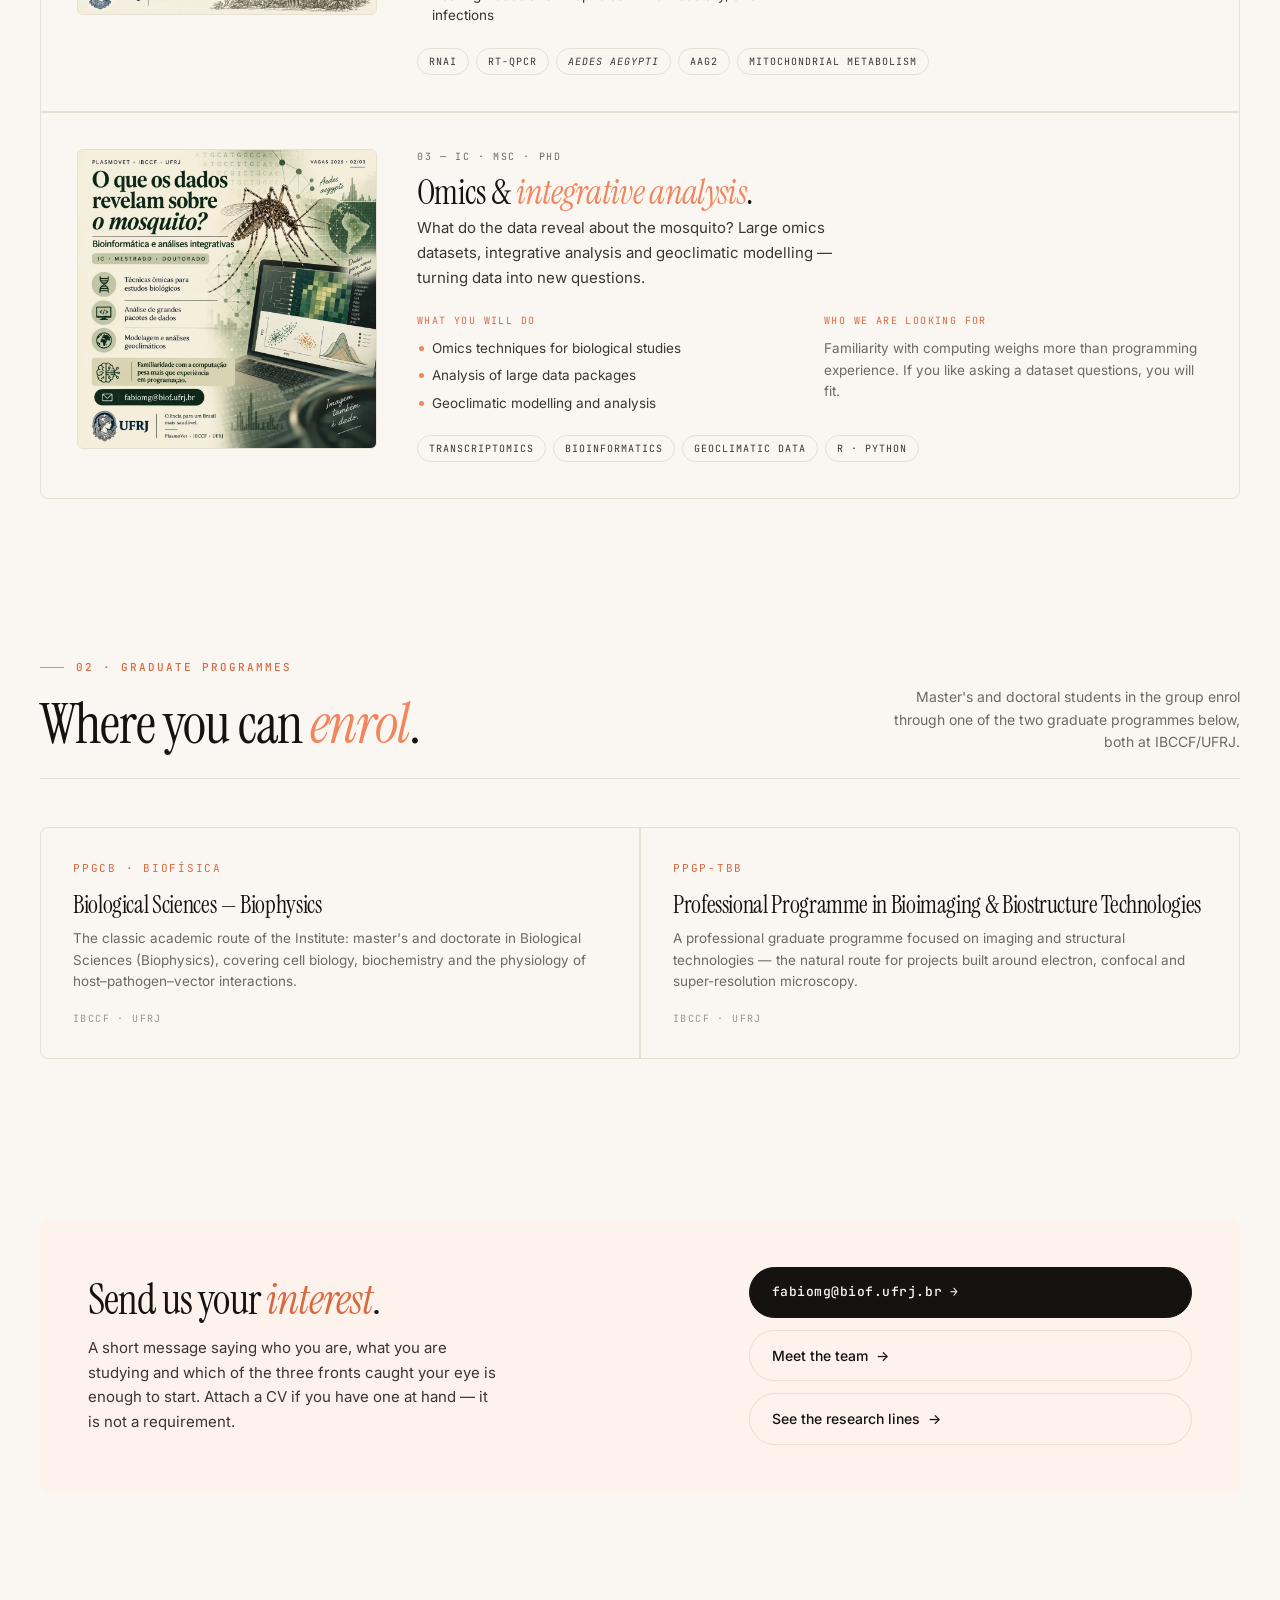
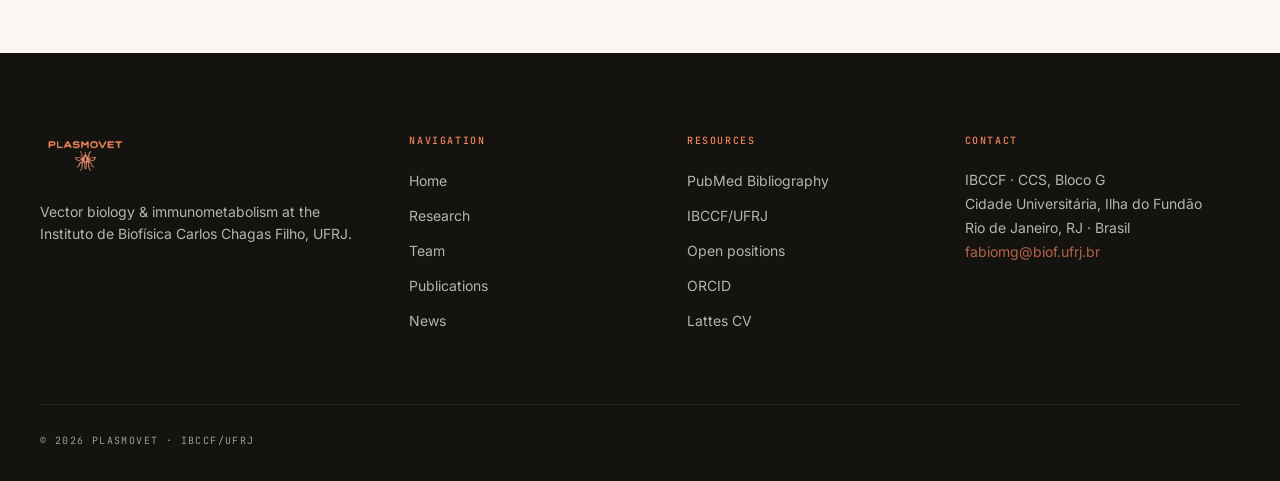
<file: opportunities.html>
<!DOCTYPE html>
<html lang="en">
<head>
<meta charset="utf-8"/>
<script>(function(){try{var t=localStorage.getItem('plasmovet_theme');if(t!=='light'&&t!=='dark')t=window.matchMedia('(prefers-color-scheme: dark)').matches?'dark':'light';document.documentElement.setAttribute('data-theme',t);}catch(e){}document.documentElement.classList.add('js');})();</script>
<meta name="viewport" content="width=device-width, initial-scale=1.0"/>
<title>Opportunities · Plasmovet</title>
<meta name="description" content="Iniciação científica, mestrado e doutorado em microscopia e imagem, bioquímica e biologia molecular, e ômicas. Envie seu interesse."/>
<link rel="canonical" href="https://www.plasmovet.net/opportunities.html"/>
<link rel="icon" href="/favicon.ico" sizes="any"/>
<link rel="icon" type="image/png" sizes="32x32" href="/favicon-32.png"/>
<link rel="apple-touch-icon" href="/apple-touch-icon.png"/>
<meta name="theme-color" content="#FAF7F3" media="(prefers-color-scheme: light)"/>
<meta name="theme-color" content="#141210" media="(prefers-color-scheme: dark)"/>
<meta property="og:type" content="website"/>
<meta property="og:site_name" content="PlasmoVet"/>
<meta property="og:title" content="Vagas abertas 2026 · PlasmoVet (IBCCF/UFRJ)"/>
<meta property="og:description" content="Iniciação científica, mestrado e doutorado em microscopia e imagem, bioquímica e biologia molecular, e ômicas. Envie seu interesse."/>
<meta property="og:url" content="https://www.plasmovet.net/opportunities.html"/>
<meta property="og:image" content="https://www.plasmovet.net/assets/og/og-opportunities.jpg"/>
<meta property="og:image:width" content="1200"/>
<meta property="og:image:height" content="630"/>
<meta property="og:image:alt" content="Vagas abertas 2026 · PlasmoVet (IBCCF/UFRJ)"/>
<meta property="og:locale" content="pt_BR"/>
<meta property="og:locale:alternate" content="en_US"/>
<meta name="twitter:card" content="summary_large_image"/>
<meta name="twitter:title" content="Vagas abertas 2026 · PlasmoVet (IBCCF/UFRJ)"/>
<meta name="twitter:description" content="Iniciação científica, mestrado e doutorado em microscopia e imagem, bioquímica e biologia molecular, e ômicas. Envie seu interesse."/>
<meta name="twitter:image" content="https://www.plasmovet.net/assets/og/og-opportunities.jpg"/>
<link rel="preconnect" href="https://fonts.googleapis.com">
<link rel="preconnect" href="https://fonts.gstatic.com" crossorigin>
<link href="https://fonts.googleapis.com/css2?family=Instrument+Serif:ital@0;1&family=Inter:wght@300;400;500;600;700&family=JetBrains+Mono:wght@400;500&display=swap" rel="stylesheet">
<link rel="stylesheet" href="style.css">
<style>
.page-hero { padding: 80px 0 48px; }
.page-hero h1 { font-family:'Instrument Serif',serif; font-size: clamp(48px, 7vw, 96px); line-height: 1; letter-spacing:-0.025em; margin-top: 18px; max-width: 15ch; }
.page-hero h1 em { color: var(--coral); font-style: italic; }
.page-hero p { font-size: 18px; color: var(--ink-2); line-height: 1.6; max-width: 56ch; margin-top: 28px; }

.hero-strip { display:flex; flex-wrap:wrap; gap:10px; margin-top:28px; }

/* ---- vacancy cards ---- */
.vagas { display:flex; flex-direction:column; gap:2px; background:var(--line); border:1px solid var(--line); border-radius:8px; overflow:hidden; margin-top:8px; }
.vaga { background:var(--paper); display:grid; grid-template-columns: 300px 1fr; gap:40px; padding:36px; align-items:start; transition: background .3s ease; }
.vaga:hover { background: var(--card); }
.vaga .poster { border-radius:6px; overflow:hidden; border:1px solid var(--line); background:var(--paper-2); }
.vaga .poster img { width:100%; height:auto; display:block; }
.vaga .vnum { font-family:'JetBrains Mono',monospace; font-size:10px; letter-spacing:.16em; text-transform:uppercase; color:var(--muted); margin-bottom:10px; }
.vaga h3 { font-family:'Instrument Serif',serif; font-size:34px; line-height:1.05; letter-spacing:-0.02em; margin-bottom:6px; }
.vaga h3 em { color:var(--coral); font-style:italic; }
.vaga .pitch { font-size:15px; color:var(--ink-2); line-height:1.65; max-width:52ch; margin-bottom:22px; }
.vcols { display:grid; grid-template-columns:1fr 1fr; gap:28px; }
@media (max-width:1100px){ .vaga { grid-template-columns:220px 1fr; gap:28px; } }
@media (max-width:820px){ .vaga { grid-template-columns:1fr; padding:26px; } .vcols { grid-template-columns:1fr; gap:20px; } }
.vlabel { font-family:'JetBrains Mono',monospace; font-size:10px; letter-spacing:.14em; text-transform:uppercase; color:var(--coral-deep); margin-bottom:10px; }
.vlist { list-style:none; margin:0; padding:0; display:flex; flex-direction:column; gap:7px; }
.vlist li { font-size:13.5px; line-height:1.5; color:var(--ink-2); padding-left:15px; position:relative; }
.vlist li::before { content:''; position:absolute; left:2px; top:8px; width:5px; height:5px; border-radius:50%; background:var(--coral); }
.vwho { font-size:13.5px; line-height:1.6; color:var(--muted); }
.vtags { display:flex; flex-wrap:wrap; gap:7px; margin-top:22px; }

/* ---- programmes ---- */
.progs { display:grid; grid-template-columns:1fr 1fr; gap:2px; background:var(--line); border:1px solid var(--line); border-radius:8px; overflow:hidden; }
@media (max-width:820px){ .progs { grid-template-columns:1fr; } }
.prog { background:var(--paper); padding:32px; display:flex; flex-direction:column; transition:background .3s ease; }
.prog:hover { background:var(--card); }
.prog .sigla { font-family:'JetBrains Mono',monospace; font-size:11px; letter-spacing:.16em; text-transform:uppercase; color:var(--coral-deep); margin-bottom:14px; }
.prog h4 { font-family:'Instrument Serif',serif; font-size:24px; line-height:1.15; letter-spacing:-0.015em; margin-bottom:10px; }
.prog p { font-size:13.5px; color:var(--muted); line-height:1.6; }
.prog .foot { margin-top:auto; padding-top:18px; font-family:'JetBrains Mono',monospace; font-size:10px; letter-spacing:.14em; text-transform:uppercase; color:var(--muted-2); }

/* ---- apply band ---- */
.apply { background:var(--coral-wash); border-radius:8px; padding:48px; display:grid; grid-template-columns:1.4fr 1fr; gap:40px; align-items:center; }
@media (max-width:820px){ .apply { grid-template-columns:1fr; padding:32px; } }
.apply h3 { font-family:'Instrument Serif',serif; font-size:clamp(30px,4vw,42px); line-height:1.05; letter-spacing:-0.02em; }
.apply h3 em { color:var(--coral-deep); font-style:italic; }
.apply p { font-size:15px; color:var(--ink-2); line-height:1.65; margin-top:14px; max-width:46ch; }
.apply-mail { font-family:'JetBrains Mono',monospace; font-size:13px; letter-spacing:.04em; }
</style>
</head>
<body>
<div id="nav-slot"></div>

<main>
  <section class="page-hero">
    <div class="container">
      <div class="section-label"><span class="bar"></span><span class="eyebrow coral" data-i18n-en="Join the group" data-i18n-pt="Venha para o grupo">Join the group</span></div>
      <h1 data-i18n-html
          data-i18n-en="Come do <em>science</em> with us."
          data-i18n-pt="Venha fazer <em>ciência</em> com a gente.">Come do <em>science</em> with us.</h1>
      <p data-i18n-en="We are recruiting undergraduate, master's and doctoral students for three complementary fronts — imaging, bench biochemistry, and data. You do not need to arrive knowing everything: curiosity, care with protocol and willingness to learn count for more."
         data-i18n-pt="Estamos recrutando estudantes de iniciação científica, mestrado e doutorado para três frentes complementares — imagem, bancada e dados. Você não precisa chegar sabendo tudo: curiosidade, cuidado com o protocolo e vontade de aprender pesam mais.">We are recruiting undergraduate, master's and doctoral students for three complementary fronts — imaging, bench biochemistry, and data. You do not need to arrive knowing everything: curiosity, care with protocol and willingness to learn count for more.</p>
      <div class="hero-strip">
        <span class="chip coral"><span class="chip-dot"></span><span data-i18n-en="Open · 2026" data-i18n-pt="Abertas · 2026">Open · 2026</span></span>
        <span class="chip" data-i18n-en="Undergraduate (IC)" data-i18n-pt="Iniciação científica">Undergraduate (IC)</span>
        <span class="chip" data-i18n-en="Master's" data-i18n-pt="Mestrado">Master's</span>
        <span class="chip" data-i18n-en="Doctorate" data-i18n-pt="Doutorado">Doctorate</span>
      </div>
    </div>
  </section>

  <!-- ===== Open positions ===== -->
  <section>
    <div class="container">
      <div class="section-head">
        <div>
          <div class="section-label"><span class="bar"></span><span class="eyebrow coral" data-i18n-en="01 · Open positions" data-i18n-pt="01 · Vagas abertas">01 · Open positions</span></div>
          <h2 data-i18n-html data-i18n-en="Three ways <em>in</em>." data-i18n-pt="Três portas de <em>entrada</em>.">Three ways <em>in</em>.</h2>
        </div>
        <div class="right">
          <p data-i18n-en="The three fronts talk to each other — most projects end up borrowing from at least two. Say which one calls you most and we will find the fit."
             data-i18n-pt="As três frentes conversam entre si — a maioria dos projetos acaba emprestando de pelo menos duas. Diga qual mais te chama que a gente encontra o encaixe.">The three fronts talk to each other — most projects end up borrowing from at least two. Say which one calls you most and we will find the fit.</p>
        </div>
      </div>

      <div class="vagas">

        <article class="vaga">
          <div class="poster">
            <picture>
              <source srcset="assets/opportunities/ic-microscopia.webp" type="image/webp"/>
              <img src="assets/opportunities/ic-microscopia.jpg" loading="lazy" decoding="async" alt="Cartaz de divulgação: vaga em microscopia e processamento de imagens no PlasmoVet"/>
            </picture>
          </div>
          <div>
            <div class="vnum">01 — IC · <span data-i18n-en="MSc" data-i18n-pt="Mestrado">MSc</span> · <span data-i18n-en="PhD" data-i18n-pt="Doutorado">PhD</span></div>
            <h3 data-i18n-html data-i18n-en="Microscopy &amp; <em>image processing</em>." data-i18n-pt="Microscopia &amp; <em>processamento de imagens</em>.">Microscopy &amp; <em>image processing</em>.</h3>
            <p class="pitch" data-i18n-en="Let's see what happens inside the mosquito in three dimensions — from volume electron microscopy to deep learning on the resulting stacks."
               data-i18n-pt="Vamos ver o que acontece dentro do mosquito em três dimensões — da microscopia eletrônica de volume ao aprendizado profundo aplicado às pilhas de imagem.">Let's see what happens inside the mosquito in three dimensions — from volume electron microscopy to deep learning on the resulting stacks.</p>
            <div class="vcols">
              <div>
                <div class="vlabel" data-i18n-en="What you will do" data-i18n-pt="O que você vai fazer">What you will do</div>
                <ul class="vlist">
                  <li data-i18n-en="FIB-SEM and SBF-SEM on the CENABIO platform" data-i18n-pt="FIB-SEM e SBF-SEM na plataforma do CENABIO">FIB-SEM and SBF-SEM on the CENABIO platform</li>
                  <li data-i18n-en="Confocal and super-resolution microscopy" data-i18n-pt="Confocal e super-resolução">Confocal and super-resolution microscopy</li>
                  <li data-i18n-en="3D segmentation and reconstruction in Fiji and napari" data-i18n-pt="Segmentação e reconstrução 3D em Fiji e napari">3D segmentation and reconstruction in Fiji and napari</li>
                  <li data-i18n-en="Deep learning models applied to imaging" data-i18n-pt="Modelos de aprendizado profundo aplicados à imagem">Deep learning models applied to imaging</li>
                </ul>
              </div>
              <div>
                <div class="vlabel" data-i18n-en="Who we are looking for" data-i18n-pt="Quem procuramos">Who we are looking for</div>
                <p class="vwho" data-i18n-en="Biology, Chemistry, Computing or related fields. You don't need to know how to program to start, but you should feel an affinity for it."
                   data-i18n-pt="Biologia, Química, Computação ou áreas correlatas. Não é preciso saber programar para começar, mas ter afinidade com a área.">Biology, Chemistry, Computing or related fields. You don't need to know how to program to start, but you should feel an affinity for it.</p>
              </div>
            </div>
            <div class="vtags">
              <span class="chip">FIB-SEM</span><span class="chip">SBF-SEM</span><span class="chip" data-i18n-en="Confocal" data-i18n-pt="Confocal">Confocal</span><span class="chip">Fiji · napari</span><span class="chip">CENABIO</span>
            </div>
          </div>
        </article>

        <article class="vaga">
          <div class="poster">
            <picture>
              <source srcset="assets/opportunities/ic-biomol.webp" type="image/webp"/>
              <img src="assets/opportunities/ic-biomol.jpg" loading="lazy" decoding="async" alt="Cartaz de divulgação: vaga em bioquímica e biologia molecular no PlasmoVet"/>
            </picture>
          </div>
          <div>
            <div class="vnum">02 — IC · <span data-i18n-en="MSc" data-i18n-pt="Mestrado">MSc</span> · <span data-i18n-en="PhD" data-i18n-pt="Doutorado">PhD</span></div>
            <h3 data-i18n-html data-i18n-en="Biochemistry &amp; <em>molecular biology</em>." data-i18n-pt="Bioquímica &amp; <em>biologia molecular</em>.">Biochemistry &amp; <em>molecular biology</em>.</h3>
            <p class="pitch" data-i18n-en="We want to understand how mosquitoes transmit disease — at the bench, from cell culture and RNAi to whole-insect infection in the insectary."
               data-i18n-pt="Queremos entender como os mosquitos transmitem as doenças — na bancada, do cultivo celular e RNAi à infecção do inseto inteiro no insetário.">We want to understand how mosquitoes transmit disease — at the bench, from cell culture and RNAi to whole-insect infection in the insectary.</p>
            <div class="vcols">
              <div>
                <div class="vlabel" data-i18n-en="What you will do" data-i18n-pt="O que você vai fazer">What you will do</div>
                <ul class="vlist">
                  <li data-i18n-en="Mosquito cell culture and infections" data-i18n-pt="Cultivo de células de mosquitos e infecções">Mosquito cell culture and infections</li>
                  <li data-i18n-en="Molecular biology and transgenics" data-i18n-pt="Biologia molecular e transgênicos">Molecular biology and transgenics</li>
                  <li data-i18n-en="Metabolic and bioenergetic studies" data-i18n-pt="Estudos metabólicos e energéticos">Metabolic and bioenergetic studies</li>
                  <li data-i18n-en="Rearing Aedes and Anopheles in the insectary, and infections" data-i18n-pt="Criação de Aedes e Anopheles em insetários e infecções">Rearing Aedes and Anopheles in the insectary, and infections</li>
                </ul>
              </div>
              <div>
                <div class="vlabel" data-i18n-en="Who we are looking for" data-i18n-pt="Quem procuramos">Who we are looking for</div>
                <p class="vwho" data-i18n-en="Biology, biomedicine, pharmacy, chemistry or nutrition. A taste for the bench, discipline with protocol, and patience with the experiment that has to be repeated."
                   data-i18n-pt="Biologia, biomedicina, farmácia, química ou nutrição. Gosto por bancada, disciplina de protocolo e paciência com experimento que precisa ser repetido.">Biology, biomedicine, pharmacy, chemistry or nutrition. A taste for the bench, discipline with protocol, and patience with the experiment that has to be repeated.</p>
              </div>
            </div>
            <div class="vtags">
              <span class="chip">RNAi</span><span class="chip">RT-qPCR</span><span class="chip"><em>Aedes aegypti</em></span><span class="chip">Aag2</span><span class="chip" data-i18n-en="Mitochondrial metabolism" data-i18n-pt="Metabolismo mitocondrial">Mitochondrial metabolism</span>
            </div>
          </div>
        </article>

        <article class="vaga">
          <div class="poster">
            <picture>
              <source srcset="assets/opportunities/ic-omicas.webp" type="image/webp"/>
              <img src="assets/opportunities/ic-omicas.jpg" loading="lazy" decoding="async" alt="Cartaz de divulgação: vaga em ômicas e bioinformática no PlasmoVet"/>
            </picture>
          </div>
          <div>
            <div class="vnum">03 — IC · <span data-i18n-en="MSc" data-i18n-pt="Mestrado">MSc</span> · <span data-i18n-en="PhD" data-i18n-pt="Doutorado">PhD</span></div>
            <h3 data-i18n-html data-i18n-en="Omics &amp; <em>integrative analysis</em>." data-i18n-pt="Ômicas &amp; <em>análises integrativas</em>.">Omics &amp; <em>integrative analysis</em>.</h3>
            <p class="pitch" data-i18n-en="What do the data reveal about the mosquito? Large omics datasets, integrative analysis and geoclimatic modelling — turning data into new questions."
               data-i18n-pt="O que os dados revelam sobre o mosquito? Grandes conjuntos ômicos, análises integrativas e modelagem geoclimática — transformando dados em novas perguntas.">What do the data reveal about the mosquito? Large omics datasets, integrative analysis and geoclimatic modelling — turning data into new questions.</p>
            <div class="vcols">
              <div>
                <div class="vlabel" data-i18n-en="What you will do" data-i18n-pt="O que você vai fazer">What you will do</div>
                <ul class="vlist">
                  <li data-i18n-en="Omics techniques for biological studies" data-i18n-pt="Técnicas ômicas para estudos biológicos">Omics techniques for biological studies</li>
                  <li data-i18n-en="Analysis of large data packages" data-i18n-pt="Análise de grandes pacotes de dados">Analysis of large data packages</li>
                  <li data-i18n-en="Geoclimatic modelling and analysis" data-i18n-pt="Modelagem e análises geoclimáticas">Geoclimatic modelling and analysis</li>
                </ul>
              </div>
              <div>
                <div class="vlabel" data-i18n-en="Who we are looking for" data-i18n-pt="Quem procuramos">Who we are looking for</div>
                <p class="vwho" data-i18n-en="Familiarity with computing weighs more than programming experience. If you like asking a dataset questions, you will fit."
                   data-i18n-pt="Familiaridade com a computação pesa mais que experiência em programação. Se você gosta de fazer perguntas a um conjunto de dados, vai se encaixar.">Familiarity with computing weighs more than programming experience. If you like asking a dataset questions, you will fit.</p>
              </div>
            </div>
            <div class="vtags">
              <span class="chip" data-i18n-en="Transcriptomics" data-i18n-pt="Transcriptômica">Transcriptomics</span><span class="chip" data-i18n-en="Bioinformatics" data-i18n-pt="Bioinformática">Bioinformatics</span><span class="chip" data-i18n-en="Geoclimatic data" data-i18n-pt="Dados geoclimáticos">Geoclimatic data</span><span class="chip">R · Python</span>
            </div>
          </div>
        </article>

      </div>
    </div>
  </section>

  <!-- ===== Graduate programmes ===== -->
  <section>
    <div class="container">
      <div class="section-head">
        <div>
          <div class="section-label"><span class="bar"></span><span class="eyebrow coral" data-i18n-en="02 · Graduate programmes" data-i18n-pt="02 · Programas de pós-graduação">02 · Graduate programmes</span></div>
          <h2 data-i18n-html data-i18n-en="Where you can <em>enrol</em>." data-i18n-pt="Onde você pode se <em>matricular</em>.">Where you can <em>enrol</em>.</h2>
        </div>
        <div class="right">
          <p data-i18n-en="Master's and doctoral students in the group enrol through one of the two graduate programmes below, both at IBCCF/UFRJ."
             data-i18n-pt="Estudantes de mestrado e doutorado do grupo ingressam por um dos dois programas abaixo, ambos no IBCCF/UFRJ.">Master's and doctoral students in the group enrol through one of the two graduate programmes below, both at IBCCF/UFRJ.</p>
        </div>
      </div>

      <div class="progs">
        <article class="prog">
          <div class="sigla">PPGCB · Biofísica</div>
          <h4 data-i18n-en="Biological Sciences — Biophysics" data-i18n-pt="Ciências Biológicas — Biofísica">Biological Sciences — Biophysics</h4>
          <p data-i18n-en="The classic academic route of the Institute: master's and doctorate in Biological Sciences (Biophysics), covering cell biology, biochemistry and the physiology of host–pathogen–vector interactions."
             data-i18n-pt="A rota acadêmica clássica do Instituto: mestrado e doutorado em Ciências Biológicas (Biofísica), cobrindo biologia celular, bioquímica e a fisiologia das interações hospedeiro–patógeno–vetor.">The classic academic route of the Institute: master's and doctorate in Biological Sciences (Biophysics), covering cell biology, biochemistry and the physiology of host–pathogen–vector interactions.</p>
          <div class="foot">IBCCF · UFRJ</div>
        </article>

        <article class="prog">
          <div class="sigla">PPGP-TBB</div>
          <h4 data-i18n-en="Professional Programme in Bioimaging &amp; Biostructure Technologies" data-i18n-pt="Mestrado Profissional em Tecnologias de Bioimagem e Bioestrutura">Professional Programme in Bioimaging &amp; Biostructure Technologies</h4>
          <p data-i18n-en="A professional graduate programme focused on imaging and structural technologies — the natural route for projects built around electron, confocal and super-resolution microscopy."
             data-i18n-pt="Programa de pós-graduação profissional voltado a tecnologias de imagem e de estrutura — a rota natural para projetos construídos em torno de microscopia eletrônica, confocal e de super-resolução.">A professional graduate programme focused on imaging and structural technologies — the natural route for projects built around electron, confocal and super-resolution microscopy.</p>
          <div class="foot">IBCCF · UFRJ</div>
        </article>
      </div>
    </div>
  </section>

  <!-- ===== Apply ===== -->
  <section>
    <div class="container">
      <div class="apply">
        <div>
          <h3 data-i18n-html data-i18n-en="Send us your <em>interest</em>." data-i18n-pt="Envie o seu <em>interesse</em>.">Send us your <em>interest</em>.</h3>
          <p data-i18n-en="A short message saying who you are, what you are studying and which of the three fronts caught your eye is enough to start. Attach a CV if you have one at hand — it is not a requirement."
             data-i18n-pt="Uma mensagem curta dizendo quem você é, o que está cursando e qual das três frentes te chamou atenção já basta para começar. Anexe um currículo se tiver à mão — não é requisito.">A short message saying who you are, what you are studying and which of the three fronts caught your eye is enough to start. Attach a CV if you have one at hand — it is not a requirement.</p>
        </div>
        <div style="display:flex;flex-direction:column;gap:12px">
          <a href="mailto:fabiomg@biof.ufrj.br?subject=Interesse%20PlasmoVet" class="btn btn-primary apply-mail">fabiomg@biof.ufrj.br <span class="arrow">→</span></a>
          <a href="team.html" class="btn btn-ghost"><span data-i18n-en="Meet the team" data-i18n-pt="Conheça a equipe">Meet the team</span> <span class="arrow">→</span></a>
          <a href="research.html" class="btn btn-ghost"><span data-i18n-en="See the research lines" data-i18n-pt="Ver as linhas de pesquisa">See the research lines</span> <span class="arrow">→</span></a>
        </div>
      </div>
    </div>
  </section>
</main>

<div id="footer-slot"></div>
<script src="chrome.js"></script>
<script>renderChrome('opportunities');</script>
</body>
</html>
</file>
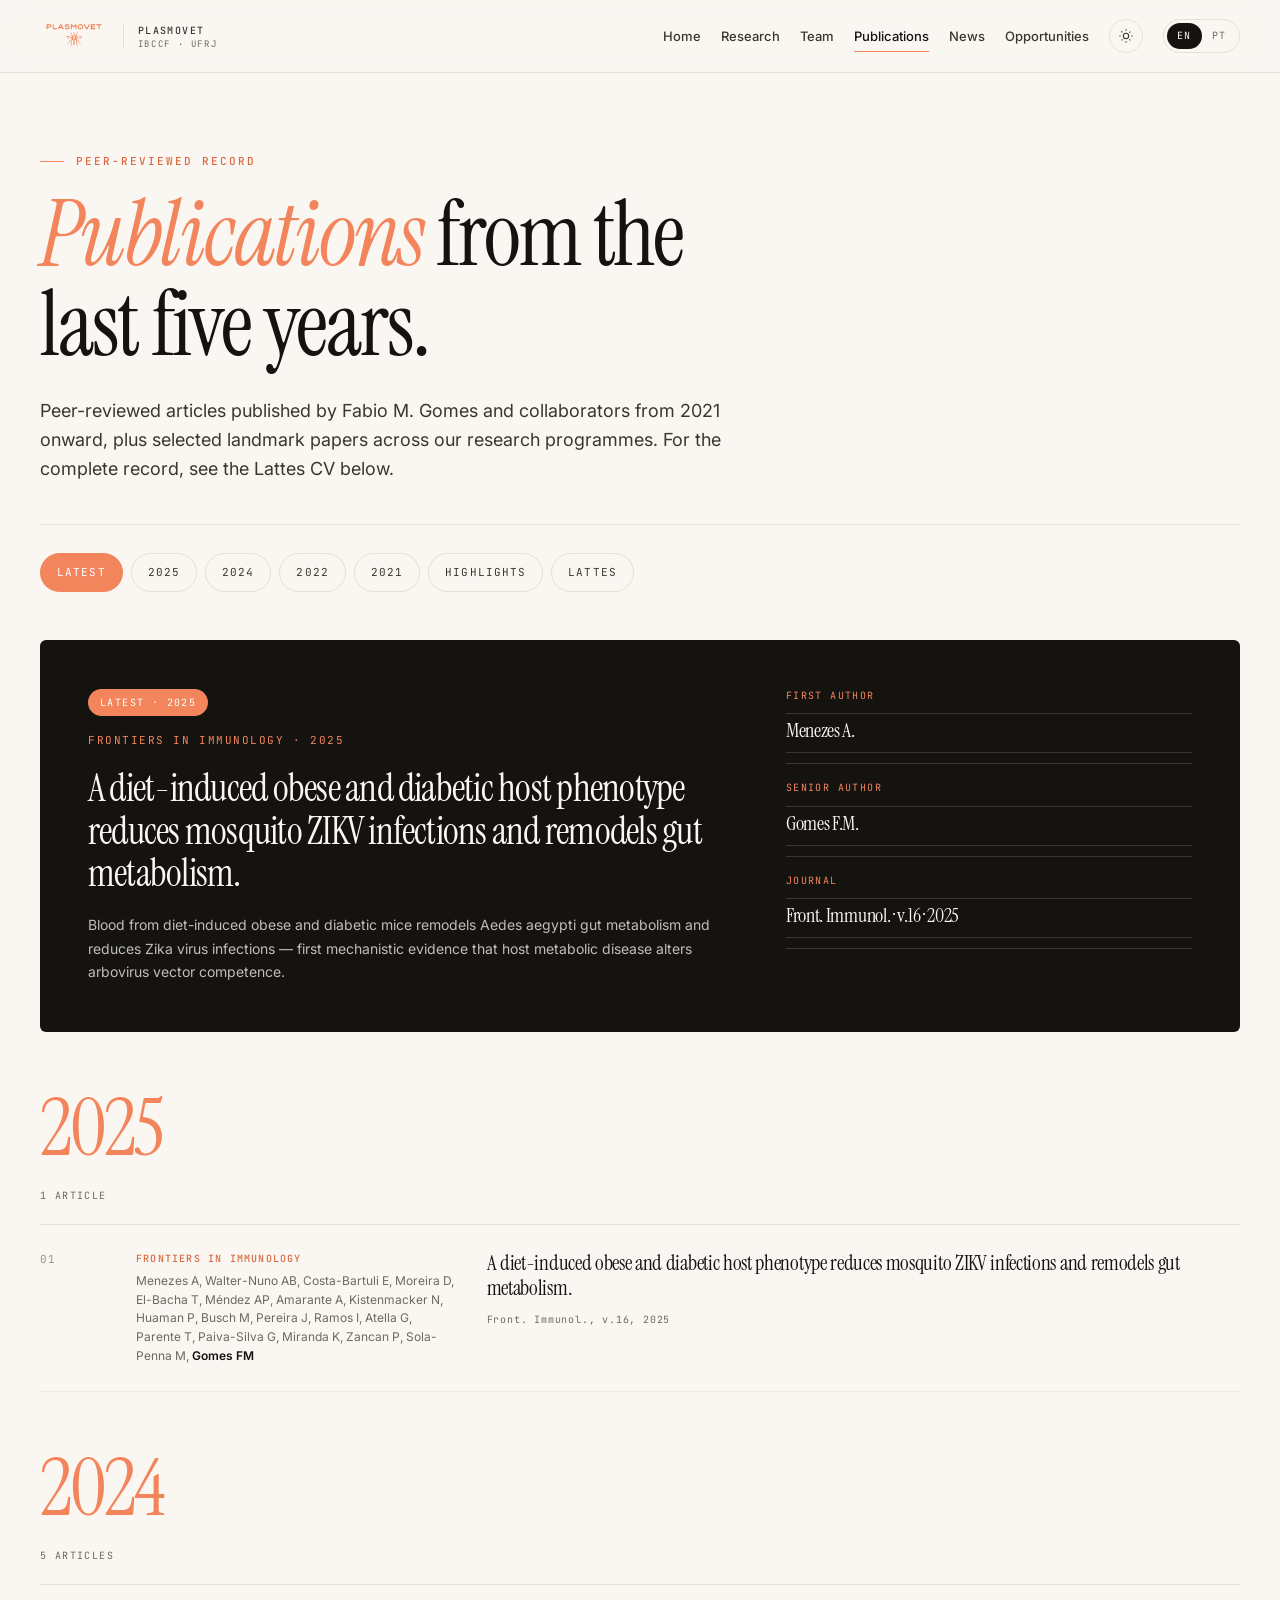
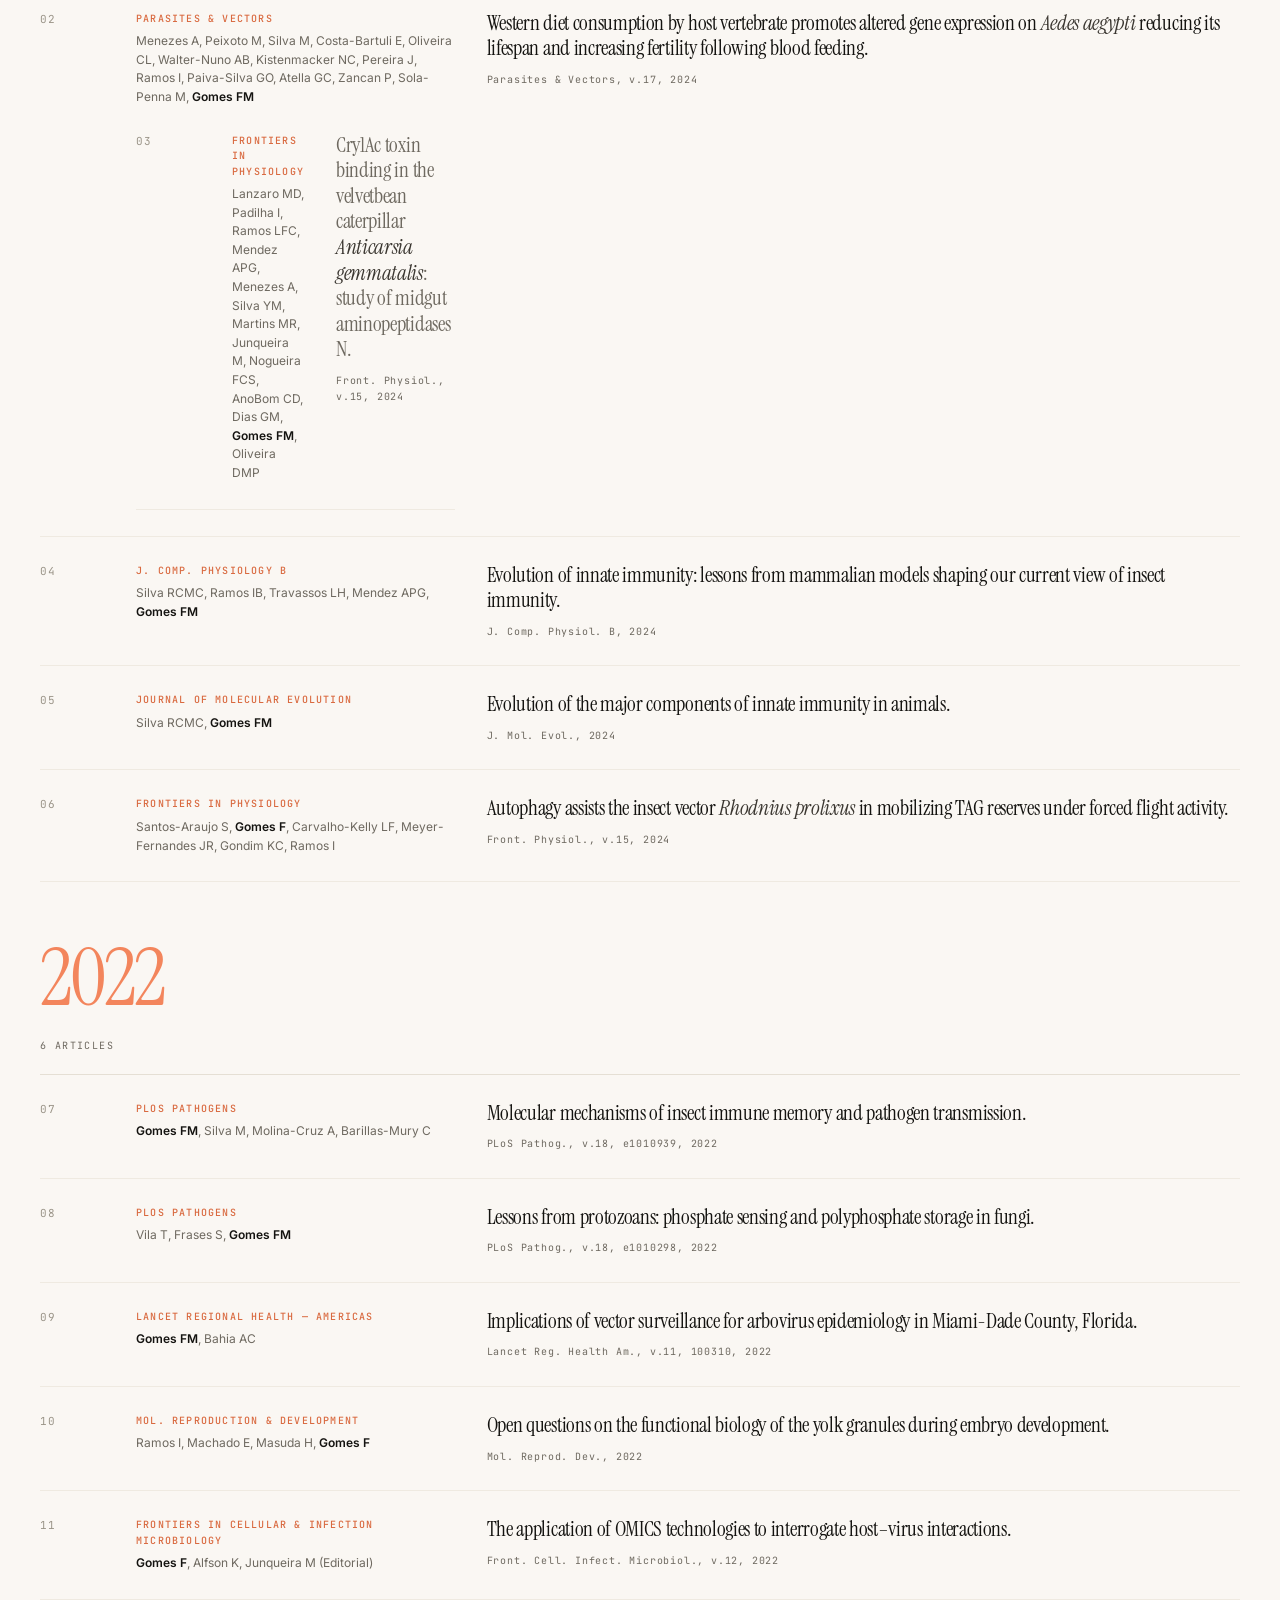
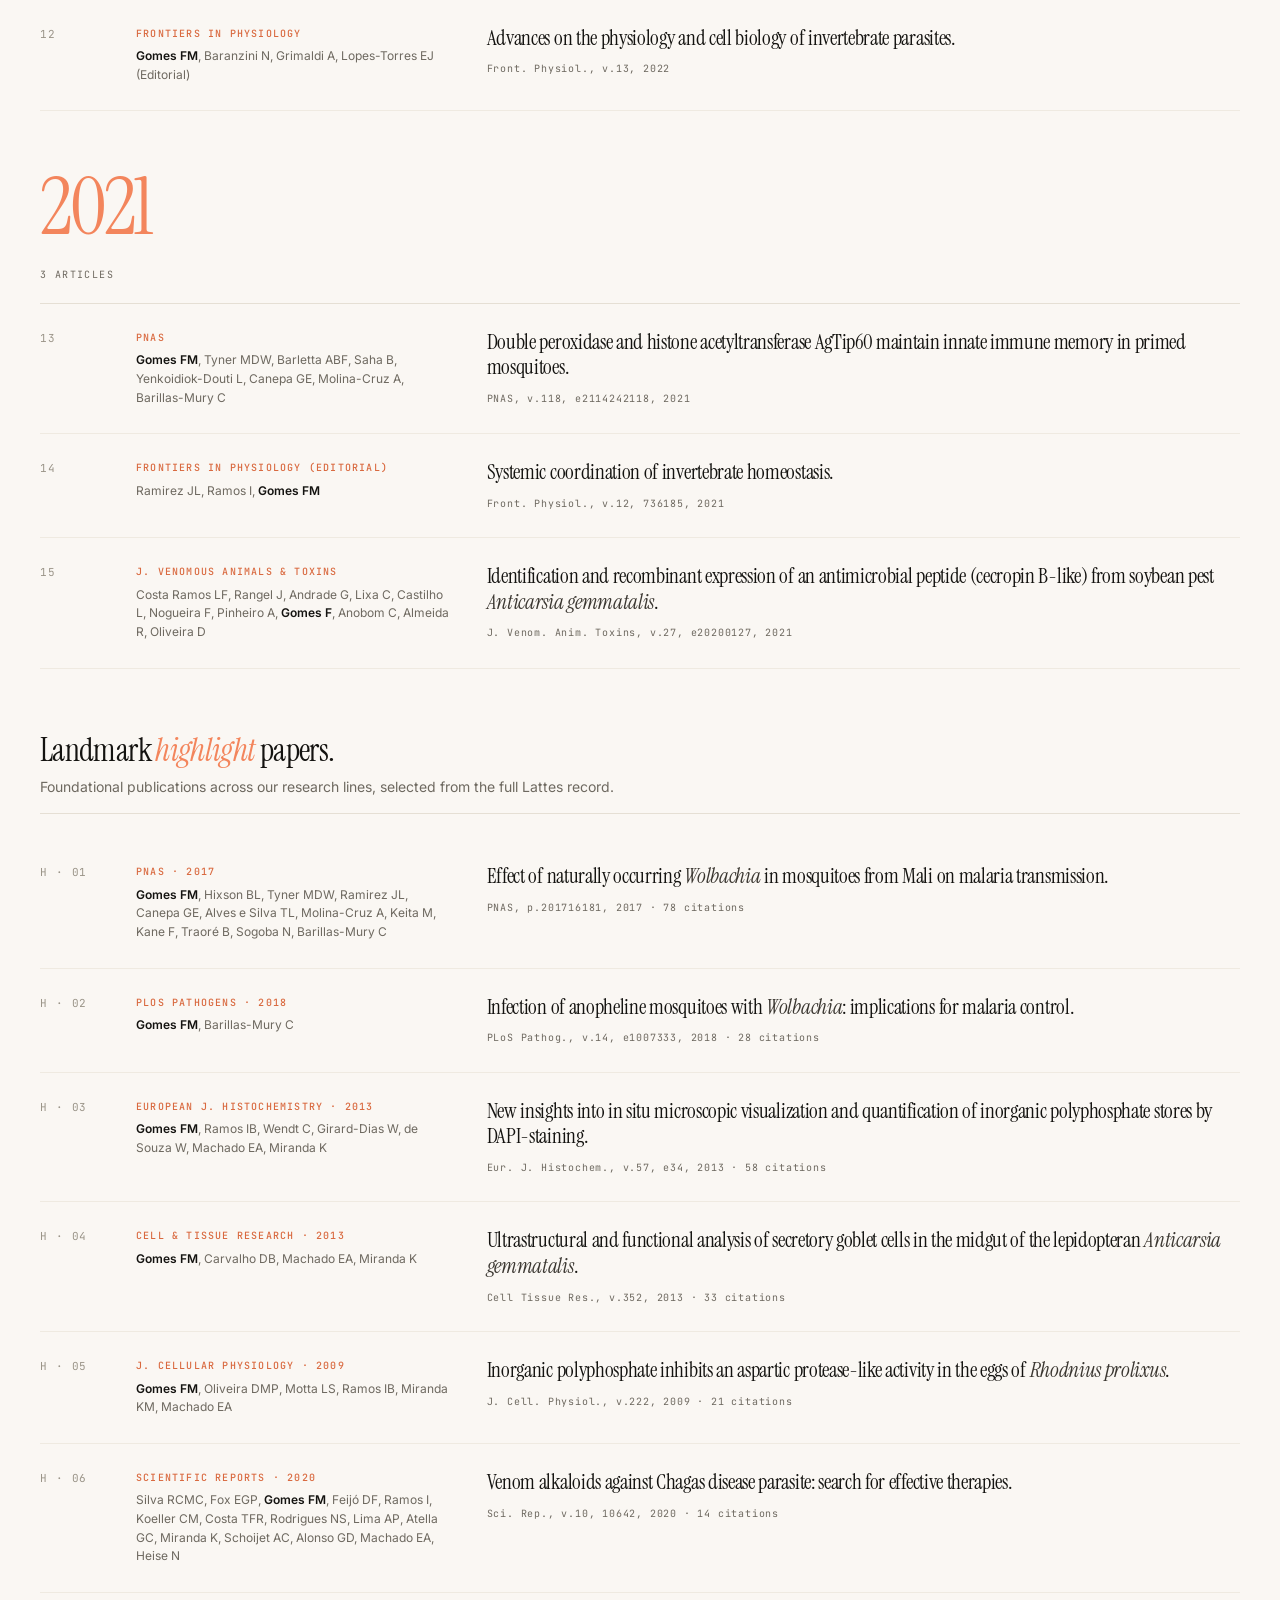
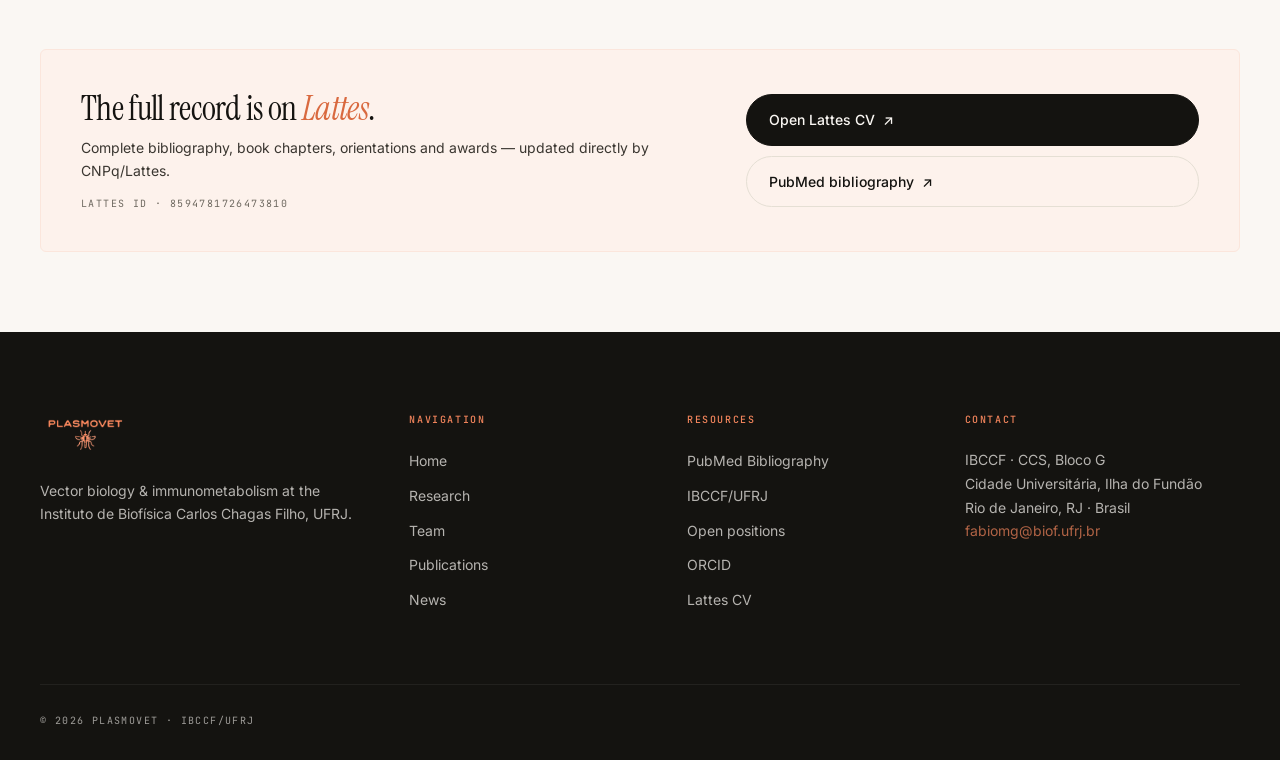
<file: publications.html>
<!DOCTYPE html>
<html lang="en">
<head>
<meta charset="utf-8"/>
<script>(function(){try{var t=localStorage.getItem('plasmovet_theme');if(t!=='light'&&t!=='dark')t=window.matchMedia('(prefers-color-scheme: dark)').matches?'dark':'light';document.documentElement.setAttribute('data-theme',t);}catch(e){}document.documentElement.classList.add('js');})();</script>
<meta name="viewport" content="width=device-width, initial-scale=1.0"/>
<title>Publications · Plasmovet</title>
<meta name="description" content="Peer-reviewed publications of Fabio M. Gomes and the PlasmoVet group on mosquito immunity, immunometabolism, inorganic polyphosphate and insect physiology."/>
<link rel="canonical" href="https://www.plasmovet.net/publications.html"/>
<link rel="icon" href="/favicon.ico" sizes="any"/>
<link rel="icon" type="image/png" sizes="32x32" href="/favicon-32.png"/>
<link rel="apple-touch-icon" href="/apple-touch-icon.png"/>
<meta name="theme-color" content="#FAF7F3" media="(prefers-color-scheme: light)"/>
<meta name="theme-color" content="#141210" media="(prefers-color-scheme: dark)"/>
<meta property="og:type" content="website"/>
<meta property="og:site_name" content="PlasmoVet"/>
<meta property="og:title" content="Publications · PlasmoVet"/>
<meta property="og:description" content="Peer-reviewed publications of Fabio M. Gomes and the PlasmoVet group on mosquito immunity, immunometabolism, inorganic polyphosphate and insect physiology."/>
<meta property="og:url" content="https://www.plasmovet.net/publications.html"/>
<meta property="og:image" content="https://www.plasmovet.net/assets/og/og-default.jpg"/>
<meta property="og:image:width" content="1200"/>
<meta property="og:image:height" content="630"/>
<meta property="og:image:alt" content="Publications · PlasmoVet"/>
<meta property="og:locale" content="en_US"/>
<meta property="og:locale:alternate" content="pt_BR"/>
<meta name="twitter:card" content="summary_large_image"/>
<meta name="twitter:title" content="Publications · PlasmoVet"/>
<meta name="twitter:description" content="Peer-reviewed publications of Fabio M. Gomes and the PlasmoVet group on mosquito immunity, immunometabolism, inorganic polyphosphate and insect physiology."/>
<meta name="twitter:image" content="https://www.plasmovet.net/assets/og/og-default.jpg"/>
<link rel="preconnect" href="https://fonts.googleapis.com">
<link rel="preconnect" href="https://fonts.gstatic.com" crossorigin>
<link href="https://fonts.googleapis.com/css2?family=Instrument+Serif:ital@0;1&family=Inter:wght@300;400;500;600;700&family=JetBrains+Mono:wght@400;500&display=swap" rel="stylesheet">
<link rel="stylesheet" href="style.css">
<style>
.page-hero { padding: 80px 0 48px; }
.page-hero h1 { font-family:'Instrument Serif',serif; font-size: clamp(48px, 7vw, 96px); line-height: 1; letter-spacing:-0.025em; margin-top: 18px; max-width: 16ch; }
.page-hero h1 em { color: var(--coral); font-style: italic; }
.page-hero p { font-size: 18px; color: var(--ink-2); line-height: 1.6; max-width: 62ch; margin-top: 28px; }

.stats-row { display: grid; grid-template-columns: repeat(4, 1fr); gap: 1px; background: var(--line); border: 1px solid var(--line); border-radius: 4px; overflow: hidden; margin-bottom: 56px; }
@media (max-width: 720px) { .stats-row { grid-template-columns: 1fr 1fr; } }
.stats-row .s { background: var(--paper); padding: 24px 28px; display: flex; flex-direction: column; gap: 8px; }
.stats-row .s .num { font-family:'Instrument Serif',serif; font-size: 56px; line-height: 1; letter-spacing: -0.02em; color: var(--ink); }
.stats-row .s .num em { color: var(--coral); font-style: italic; }
.stats-row .s .lbl { font-family:'JetBrains Mono',monospace; font-size: 10px; letter-spacing: 0.14em; text-transform: uppercase; color: var(--muted); }

.year-block { margin-top: 56px; }
.year-block h3 { font-family:'Instrument Serif',serif; font-size: 80px; line-height: 1; color: var(--coral); letter-spacing: -0.03em; font-weight: 400; margin-bottom: 20px; }
.year-block .count { font-family:'JetBrains Mono',monospace; font-size: 10px; letter-spacing: 0.14em; text-transform: uppercase; color: var(--muted); padding-bottom: 20px; border-bottom: 1px solid var(--line); }

.pub-list { display: flex; flex-direction: column; }
.pub { display: grid; grid-template-columns: 64px 1.1fr 2.6fr; gap: 32px; padding: 26px 0; border-bottom: 1px solid var(--line-soft); align-items: start; transition: padding .3s ease; }
.pub:hover { padding-left: 10px; }
.pub .idx { font-family:'JetBrains Mono',monospace; font-size: 11px; color: var(--muted-2); letter-spacing: 0.08em; }
.pub .journal { font-family:'JetBrains Mono',monospace; font-size: 10px; letter-spacing: 0.12em; text-transform: uppercase; color: var(--coral-deep); margin-bottom: 6px; font-weight: 500; }
.pub .authors { font-size: 12px; color: var(--muted); line-height: 1.55; }
.pub .authors strong { color: var(--ink); font-weight: 600; }
.pub h4 { font-family:'Instrument Serif',serif; font-size: 21px; line-height: 1.22; letter-spacing: -0.015em; margin-bottom: 10px; }
.pub h4 em { font-style: italic; color: var(--ink-2); }
.pub .vol { font-family:'JetBrains Mono',monospace; font-size: 10px; letter-spacing: 0.08em; color: var(--muted); margin-top: 6px; }
@media (max-width: 900px) { .pub { grid-template-columns: 40px 1fr; gap: 14px; } .pub > *:nth-child(3) { grid-column: 2; } }

.jump-nav { display: flex; flex-wrap: wrap; gap: 8px; margin-top: 40px; padding-top: 28px; border-top: 1px solid var(--line); }
.jump-nav a { font-family:'JetBrains Mono',monospace; font-size: 11px; letter-spacing: 0.1em; text-transform: uppercase; padding: 10px 16px; border: 1px solid var(--line); border-radius: 100px; color: var(--ink-2); transition: all .2s ease; }
.jump-nav a:hover { background: var(--ink); color: var(--paper); border-color: var(--ink); }
.jump-nav a.coral { background: var(--coral); color: white; border-color: var(--coral); }
.jump-nav a.coral:hover { background: var(--coral-deep); border-color: var(--coral-deep); }

.featured-pub { background: var(--ink); color: var(--paper); padding: 48px; border-radius: 6px; margin-bottom: 40px; display: grid; grid-template-columns: 1.6fr 1fr; gap: 48px; }
@media (max-width: 720px) { .featured-pub { grid-template-columns: 1fr; padding: 32px; } }
.featured-pub .journal { font-family:'JetBrains Mono',monospace; font-size: 11px; letter-spacing: 0.14em; text-transform: uppercase; color: var(--coral); margin-bottom: 18px; }
.featured-pub h3 { font-family:'Instrument Serif',serif; font-size: clamp(28px, 3.2vw, 38px); line-height: 1.12; letter-spacing: -0.02em; }
.featured-pub p { font-size: 14px; line-height: 1.7; opacity: .75; margin-top: 18px; }
.featured-pub .badge { background: var(--coral); color: white; padding: 6px 12px; border-radius: 100px; font-family:'JetBrains Mono',monospace; font-size: 10px; letter-spacing: 0.14em; text-transform: uppercase; display: inline-block; margin-bottom: 16px; }
.featured-pub .meta-grid { display: flex; flex-direction: column; gap: 16px; }
.featured-pub .meta-grid div { border-bottom: 1px solid rgba(255,255,255,.15); padding-bottom: 10px; }
.featured-pub .meta-grid .k { font-family:'JetBrains Mono',monospace; font-size: 10px; letter-spacing: 0.14em; text-transform: uppercase; color: var(--coral); }
.featured-pub .meta-grid .v { font-family:'Instrument Serif',serif; font-size: 20px; line-height: 1.2; letter-spacing: -0.015em; margin-top: 4px; }

.section-title { font-family:'Instrument Serif',serif; font-size: 32px; line-height: 1.1; letter-spacing: -0.02em; margin: 64px 0 8px; }
.section-title em { color: var(--coral); font-style: italic; }
.section-sub { font-size: 14px; color: var(--muted); margin-bottom: 24px; padding-bottom: 16px; border-bottom: 1px solid var(--line); }

.lattes-cta { background: var(--coral-wash); border: 1px solid var(--coral-soft); border-radius: 6px; padding: 40px; margin-top: 56px; display: grid; grid-template-columns: 1.4fr 1fr; gap: 32px; align-items: center; }
@media (max-width: 720px) { .lattes-cta { grid-template-columns: 1fr; padding: 28px; } }
.lattes-cta h3 { font-family:'Instrument Serif',serif; font-size: clamp(26px, 3vw, 34px); line-height: 1.1; letter-spacing: -0.02em; }
.lattes-cta h3 em { color: var(--coral-deep); font-style: italic; }
.lattes-cta p { font-size: 14px; color: var(--ink-2); margin-top: 10px; line-height: 1.6; }
.lattes-cta .lid { font-family:'JetBrains Mono',monospace; font-size: 10px; letter-spacing: 0.14em; color: var(--muted); text-transform: uppercase; margin-top: 14px; }
</style>
</head>
<body>
<div id="nav-slot"></div>

<main>
  <section class="page-hero">
    <div class="container">
      <div class="section-label"><span class="bar"></span><span class="eyebrow coral" data-i18n-en="Peer-reviewed record" data-i18n-pt="Histórico revisado por pares">Peer-reviewed record</span></div>
      <h1 data-i18n-html data-i18n-en="<em>Publications</em> from the last five years." data-i18n-pt="<em>Publicações</em> dos últimos cinco anos.">Publications from the last five years.</h1>
      <p data-i18n-en="Peer-reviewed articles published by Fabio M. Gomes and collaborators from 2021 onward, plus selected landmark papers across our research programmes. For the complete record, see the Lattes CV below."
         data-i18n-pt="Artigos revisados por pares publicados por Fabio M. Gomes e colaboradores a partir de 2021, além de artigos de destaque nas nossas linhas de pesquisa. Para o histórico completo, veja o Lattes abaixo.">Peer-reviewed articles published by Fabio M. Gomes and collaborators from 2021 onward, plus selected landmark papers across our research programmes. For the complete record, see the Lattes CV below.</p>
      <nav class="jump-nav" aria-label="Sections">
        <a href="#featured" class="coral" data-i18n-en="Latest" data-i18n-pt="Recente">Latest</a>
        <a href="#y2025">2025</a>
        <a href="#y2024">2024</a>
        <a href="#y2022">2022</a>
        <a href="#y2021">2021</a>
        <a href="#highlights" data-i18n-en="Highlights" data-i18n-pt="Destaques">Highlights</a>
        <a href="#lattes">Lattes</a>
      </nav>
    </div>
  </section>

  <div class="container">

    <!-- Featured 2025 paper -->
    <article class="featured-pub" id="featured">
      <div>
        <span class="badge" data-i18n-en="Latest · 2025" data-i18n-pt="Recente · 2025">Latest · 2025</span>
        <div class="journal">Frontiers in Immunology · 2025</div>
        <h3>A diet-induced obese and diabetic host phenotype reduces mosquito ZIKV infections and remodels gut metabolism.</h3>
        <p data-i18n-en="Blood from diet-induced obese and diabetic mice remodels Aedes aegypti gut metabolism and reduces Zika virus infections — first mechanistic evidence that host metabolic disease alters arbovirus vector competence."
           data-i18n-pt="Sangue de camundongos obesos e diabéticos induzidos por dieta remodela o metabolismo intestinal de Aedes aegypti e reduz infecções por Zika — primeira evidência mecanística de que doença metabólica do hospedeiro altera a competência vetorial.">Blood from diet-induced obese and diabetic mice remodels Aedes aegypti gut metabolism and reduces Zika virus infections — first mechanistic evidence that host metabolic disease alters arbovirus vector competence.</p>
      </div>
      <div class="meta-grid">
        <div><div class="k" data-i18n-en="First author" data-i18n-pt="Primeiro autor">First author</div><div class="v">Menezes A.</div></div>
        <div><div class="k" data-i18n-en="Senior author" data-i18n-pt="Sênior">Senior author</div><div class="v">Gomes F.M.</div></div>
        <div><div class="k" data-i18n-en="Journal" data-i18n-pt="Periódico">Journal</div><div class="v">Front. Immunol. · v.16 · 2025</div></div>
      </div>
    </article>

    <!-- 2025 -->
    <div class="year-block" id="y2025">
      <h3>2025</h3>
      <div class="count" data-i18n-en="1 article" data-i18n-pt="1 artigo">1 article</div>
      <div class="pub-list">
        <div class="pub">
          <div class="idx">01</div>
          <div>
            <div class="journal">Frontiers in Immunology</div>
            <div class="authors">Menezes A, Walter-Nuno AB, Costa-Bartuli E, Moreira D, El-Bacha T, Méndez AP, Amarante A, Kistenmacker N, Huaman P, Busch M, Pereira J, Ramos I, Atella G, Parente T, Paiva-Silva G, Miranda K, Zancan P, Sola-Penna M, <strong>Gomes FM</strong></div>
          </div>
          <div>
            <h4>A diet-induced obese and diabetic host phenotype reduces mosquito ZIKV infections and remodels gut metabolism.</h4>
            <div class="vol">Front. Immunol., v.16, 2025</div>
          </div>
        </div>
      </div>
    </div>

    <!-- 2024 -->
    <div class="year-block" id="y2024">
      <h3>2024</h3>
      <div class="count" data-i18n-en="5 articles" data-i18n-pt="5 artigos">5 articles</div>
      <div class="pub-list">
        <div class="pub">
          <div class="idx">02</div>
          <div>
            <div class="journal">Parasites &amp; Vectors</div>
            <div class="authors">Menezes A, Peixoto M, Silva M, Costa-Bartuli E, Oliveira CL, Walter-Nuno AB, Kistenmacker NC, Pereira J, Ramos I, Paiva-Silva GO, Atella GC, Zancan P, Sola-Penna M, <strong>Gomes FM</strong>
        <div class="pub">
          <div class="idx">03</div>
          <div>
            <div class="journal">Frontiers in Physiology</div>
            <div class="authors">Lanzaro MD, Padilha I, Ramos LFC, Mendez APG, Menezes A, Silva YM, Martins MR, Junqueira M, Nogueira FCS, AnoBom CD, Dias GM, <strong>Gomes FM</strong>, Oliveira DMP</div>
          </div>
          <div>
            <h4>Cry1Ac toxin binding in the velvetbean caterpillar <em>Anticarsia gemmatalis</em>: study of midgut aminopeptidases N.</h4>
            <div class="vol">Front. Physiol., v.15, 2024</div>
          </div>
        </div></div>
          </div>
          <div>
            <h4>Western diet consumption by host vertebrate promotes altered gene expression on <em>Aedes aegypti</em> reducing its lifespan and increasing fertility following blood feeding.</h4>
            <div class="vol">Parasites &amp; Vectors, v.17, 2024</div>
          </div>
        </div>
        <div class="pub">
          <div class="idx">04</div>
          <div>
            <div class="journal">J. Comp. Physiology B</div>
            <div class="authors">Silva RCMC, Ramos IB, Travassos LH, Mendez APG, <strong>Gomes FM</strong></div>
          </div>
          <div>
            <h4>Evolution of innate immunity: lessons from mammalian models shaping our current view of insect immunity.</h4>
            <div class="vol">J. Comp. Physiol. B, 2024</div>
          </div>
        </div>
        <div class="pub">
          <div class="idx">05</div>
          <div>
            <div class="journal">Journal of Molecular Evolution</div>
            <div class="authors">Silva RCMC, <strong>Gomes FM</strong></div>
          </div>
          <div>
            <h4>Evolution of the major components of innate immunity in animals.</h4>
            <div class="vol">J. Mol. Evol., 2024</div>
          </div>
        </div>
        <div class="pub">
          <div class="idx">06</div>
          <div>
            <div class="journal">Frontiers in Physiology</div>
            <div class="authors">Santos-Araujo S, <strong>Gomes F</strong>, Carvalho-Kelly LF, Meyer-Fernandes JR, Gondim KC, Ramos I</div>
          </div>
          <div>
            <h4>Autophagy assists the insect vector <em>Rhodnius prolixus</em> in mobilizing TAG reserves under forced flight activity.</h4>
            <div class="vol">Front. Physiol., v.15, 2024</div>
          </div>
        </div>
      </div>
    </div>

    <!-- 2022 -->
    <div class="year-block" id="y2022">
      <h3>2022</h3>
      <div class="count" data-i18n-en="6 articles" data-i18n-pt="6 artigos">6 articles</div>
      <div class="pub-list">
        <div class="pub">
          <div class="idx">07</div>
          <div>
            <div class="journal">PLoS Pathogens</div>
            <div class="authors"><strong>Gomes FM</strong>, Silva M, Molina-Cruz A, Barillas-Mury C</div>
          </div>
          <div>
            <h4>Molecular mechanisms of insect immune memory and pathogen transmission.</h4>
            <div class="vol">PLoS Pathog., v.18, e1010939, 2022</div>
          </div>
        </div>
        <div class="pub">
          <div class="idx">08</div>
          <div>
            <div class="journal">PLoS Pathogens</div>
            <div class="authors">Vila T, Frases S, <strong>Gomes FM</strong></div>
          </div>
          <div>
            <h4>Lessons from protozoans: phosphate sensing and polyphosphate storage in fungi.</h4>
            <div class="vol">PLoS Pathog., v.18, e1010298, 2022</div>
          </div>
        </div>
        <div class="pub">
          <div class="idx">09</div>
          <div>
            <div class="journal">Lancet Regional Health — Americas</div>
            <div class="authors"><strong>Gomes FM</strong>, Bahia AC</div>
          </div>
          <div>
            <h4>Implications of vector surveillance for arbovirus epidemiology in Miami-Dade County, Florida.</h4>
            <div class="vol">Lancet Reg. Health Am., v.11, 100310, 2022</div>
          </div>
        </div>
        <div class="pub">
          <div class="idx">10</div>
          <div>
            <div class="journal">Mol. Reproduction &amp; Development</div>
            <div class="authors">Ramos I, Machado E, Masuda H, <strong>Gomes F</strong></div>
          </div>
          <div>
            <h4>Open questions on the functional biology of the yolk granules during embryo development.</h4>
            <div class="vol">Mol. Reprod. Dev., 2022</div>
          </div>
        </div>
        <div class="pub">
          <div class="idx">11</div>
          <div>
            <div class="journal">Frontiers in Cellular &amp; Infection Microbiology</div>
            <div class="authors"><strong>Gomes F</strong>, Alfson K, Junqueira M (Editorial)</div>
          </div>
          <div>
            <h4>The application of OMICS technologies to interrogate host–virus interactions.</h4>
            <div class="vol">Front. Cell. Infect. Microbiol., v.12, 2022</div>
          </div>
        </div>
        <div class="pub">
          <div class="idx">12</div>
          <div>
            <div class="journal">Frontiers in Physiology</div>
            <div class="authors"><strong>Gomes FM</strong>, Baranzini N, Grimaldi A, Lopes-Torres EJ (Editorial)</div>
          </div>
          <div>
            <h4>Advances on the physiology and cell biology of invertebrate parasites.</h4>
            <div class="vol">Front. Physiol., v.13, 2022</div>
          </div>
        </div>
      </div>
    </div>

    <!-- 2021 -->
    <div class="year-block" id="y2021">
      <h3>2021</h3>
      <div class="count" data-i18n-en="3 articles" data-i18n-pt="3 artigos">3 articles</div>
      <div class="pub-list">
        <div class="pub">
          <div class="idx">13</div>
          <div>
            <div class="journal">PNAS</div>
            <div class="authors"><strong>Gomes FM</strong>, Tyner MDW, Barletta ABF, Saha B, Yenkoidiok-Douti L, Canepa GE, Molina-Cruz A, Barillas-Mury C</div>
          </div>
          <div>
            <h4>Double peroxidase and histone acetyltransferase AgTip60 maintain innate immune memory in primed mosquitoes.</h4>
            <div class="vol">PNAS, v.118, e2114242118, 2021</div>
          </div>
        </div>
        <div class="pub">
          <div class="idx">14</div>
          <div>
            <div class="journal">Frontiers in Physiology (Editorial)</div>
            <div class="authors">Ramirez JL, Ramos I, <strong>Gomes FM</strong></div>
          </div>
          <div>
            <h4>Systemic coordination of invertebrate homeostasis.</h4>
            <div class="vol">Front. Physiol., v.12, 736185, 2021</div>
          </div>
        </div>
        <div class="pub">
          <div class="idx">15</div>
          <div>
            <div class="journal">J. Venomous Animals &amp; Toxins</div>
            <div class="authors">Costa Ramos LF, Rangel J, Andrade G, Lixa C, Castilho L, Nogueira F, Pinheiro A, <strong>Gomes F</strong>, Anobom C, Almeida R, Oliveira D</div>
          </div>
          <div>
            <h4>Identification and recombinant expression of an antimicrobial peptide (cecropin B-like) from soybean pest <em>Anticarsia gemmatalis</em>.</h4>
            <div class="vol">J. Venom. Anim. Toxins, v.27, e20200127, 2021</div>
          </div>
        </div>
      </div>
    </div>

    <!-- Landmark / highlight papers -->
    <h2 class="section-title" id="highlights" data-i18n-html data-i18n-en="Landmark <em>highlight</em> papers." data-i18n-pt="Artigos de <em>destaque</em>.">Landmark <em>highlight</em> papers.</h2>
    <p class="section-sub" data-i18n-en="Foundational publications across our research lines, selected from the full Lattes record."
       data-i18n-pt="Publicações fundacionais nas nossas linhas de pesquisa, selecionadas do histórico completo do Lattes.">Foundational publications across our research lines, selected from the full Lattes record.</p>

    <div class="pub-list">
      <div class="pub">
        <div class="idx">H · 01</div>
        <div>
          <div class="journal">PNAS · 2017</div>
          <div class="authors"><strong>Gomes FM</strong>, Hixson BL, Tyner MDW, Ramirez JL, Canepa GE, Alves e Silva TL, Molina-Cruz A, Keita M, Kane F, Traoré B, Sogoba N, Barillas-Mury C</div>
        </div>
        <div>
          <h4>Effect of naturally occurring <em>Wolbachia</em> in mosquitoes from Mali on malaria transmission.</h4>
          <div class="vol">PNAS, p.201716181, 2017 · 78 citations</div>
        </div>
      </div>
      <div class="pub">
        <div class="idx">H · 02</div>
        <div>
          <div class="journal">PLoS Pathogens · 2018</div>
          <div class="authors"><strong>Gomes FM</strong>, Barillas-Mury C</div>
        </div>
        <div>
          <h4>Infection of anopheline mosquitoes with <em>Wolbachia</em>: implications for malaria control.</h4>
          <div class="vol">PLoS Pathog., v.14, e1007333, 2018 · 28 citations</div>
        </div>
      </div>
      <div class="pub">
        <div class="idx">H · 03</div>
        <div>
          <div class="journal">European J. Histochemistry · 2013</div>
          <div class="authors"><strong>Gomes FM</strong>, Ramos IB, Wendt C, Girard-Dias W, de Souza W, Machado EA, Miranda K</div>
        </div>
        <div>
          <h4>New insights into in situ microscopic visualization and quantification of inorganic polyphosphate stores by DAPI-staining.</h4>
          <div class="vol">Eur. J. Histochem., v.57, e34, 2013 · 58 citations</div>
        </div>
      </div>
      <div class="pub">
        <div class="idx">H · 04</div>
        <div>
          <div class="journal">Cell &amp; Tissue Research · 2013</div>
          <div class="authors"><strong>Gomes FM</strong>, Carvalho DB, Machado EA, Miranda K</div>
        </div>
        <div>
          <h4>Ultrastructural and functional analysis of secretory goblet cells in the midgut of the lepidopteran <em>Anticarsia gemmatalis</em>.</h4>
          <div class="vol">Cell Tissue Res., v.352, 2013 · 33 citations</div>
        </div>
      </div>
      <div class="pub">
        <div class="idx">H · 05</div>
        <div>
          <div class="journal">J. Cellular Physiology · 2009</div>
          <div class="authors"><strong>Gomes FM</strong>, Oliveira DMP, Motta LS, Ramos IB, Miranda KM, Machado EA</div>
        </div>
        <div>
          <h4>Inorganic polyphosphate inhibits an aspartic protease-like activity in the eggs of <em>Rhodnius prolixus</em>.</h4>
          <div class="vol">J. Cell. Physiol., v.222, 2009 · 21 citations</div>
        </div>
      </div>
      <div class="pub">
        <div class="idx">H · 06</div>
        <div>
          <div class="journal">Scientific Reports · 2020</div>
          <div class="authors">Silva RCMC, Fox EGP, <strong>Gomes FM</strong>, Feijó DF, Ramos I, Koeller CM, Costa TFR, Rodrigues NS, Lima AP, Atella GC, Miranda K, Schoijet AC, Alonso GD, Machado EA, Heise N</div>
        </div>
        <div>
          <h4>Venom alkaloids against Chagas disease parasite: search for effective therapies.</h4>
          <div class="vol">Sci. Rep., v.10, 10642, 2020 · 14 citations</div>
        </div>
      </div>
    </div>

    <!-- Lattes CTA -->
    <div class="lattes-cta" id="lattes">
      <div>
        <h3 data-i18n-html data-i18n-en="The full record is on <em>Lattes</em>." data-i18n-pt="O histórico completo está no <em>Lattes</em>.">The full record is on <em>Lattes</em>.</h3>
        <p data-i18n-en="Complete bibliography, book chapters, orientations and awards — updated directly by CNPq/Lattes." data-i18n-pt="Bibliografia completa, capítulos de livro, orientações e prêmios — atualizados diretamente pelo CNPq/Lattes.">Complete bibliography, book chapters, orientations and awards — updated directly by CNPq/Lattes.</p>
        <div class="lid">Lattes ID · 8594781726473810</div>
      </div>
      <div style="display:flex;flex-direction:column;gap:10px">
        <a href="https://lattes.cnpq.br/8594781726473810" target="_blank" rel="noopener" class="btn btn-primary"><span data-i18n-en="Open Lattes CV" data-i18n-pt="Abrir Lattes">Open Lattes CV</span> <span class="arrow">↗</span></a>
        <a href="https://www.ncbi.nlm.nih.gov/myncbi/fabio.gomes.2/bibliography/public/" target="_blank" rel="noopener" class="btn btn-ghost" style="background:transparent"><span data-i18n-en="PubMed bibliography" data-i18n-pt="Bibliografia PubMed">PubMed bibliography</span> <span class="arrow">↗</span></a>
      </div>
    </div>
  </div>
</main>

<div id="footer-slot"></div>
<script src="chrome.js"></script>
<script>renderChrome('publications');</script>
</body>
</html>
</file>
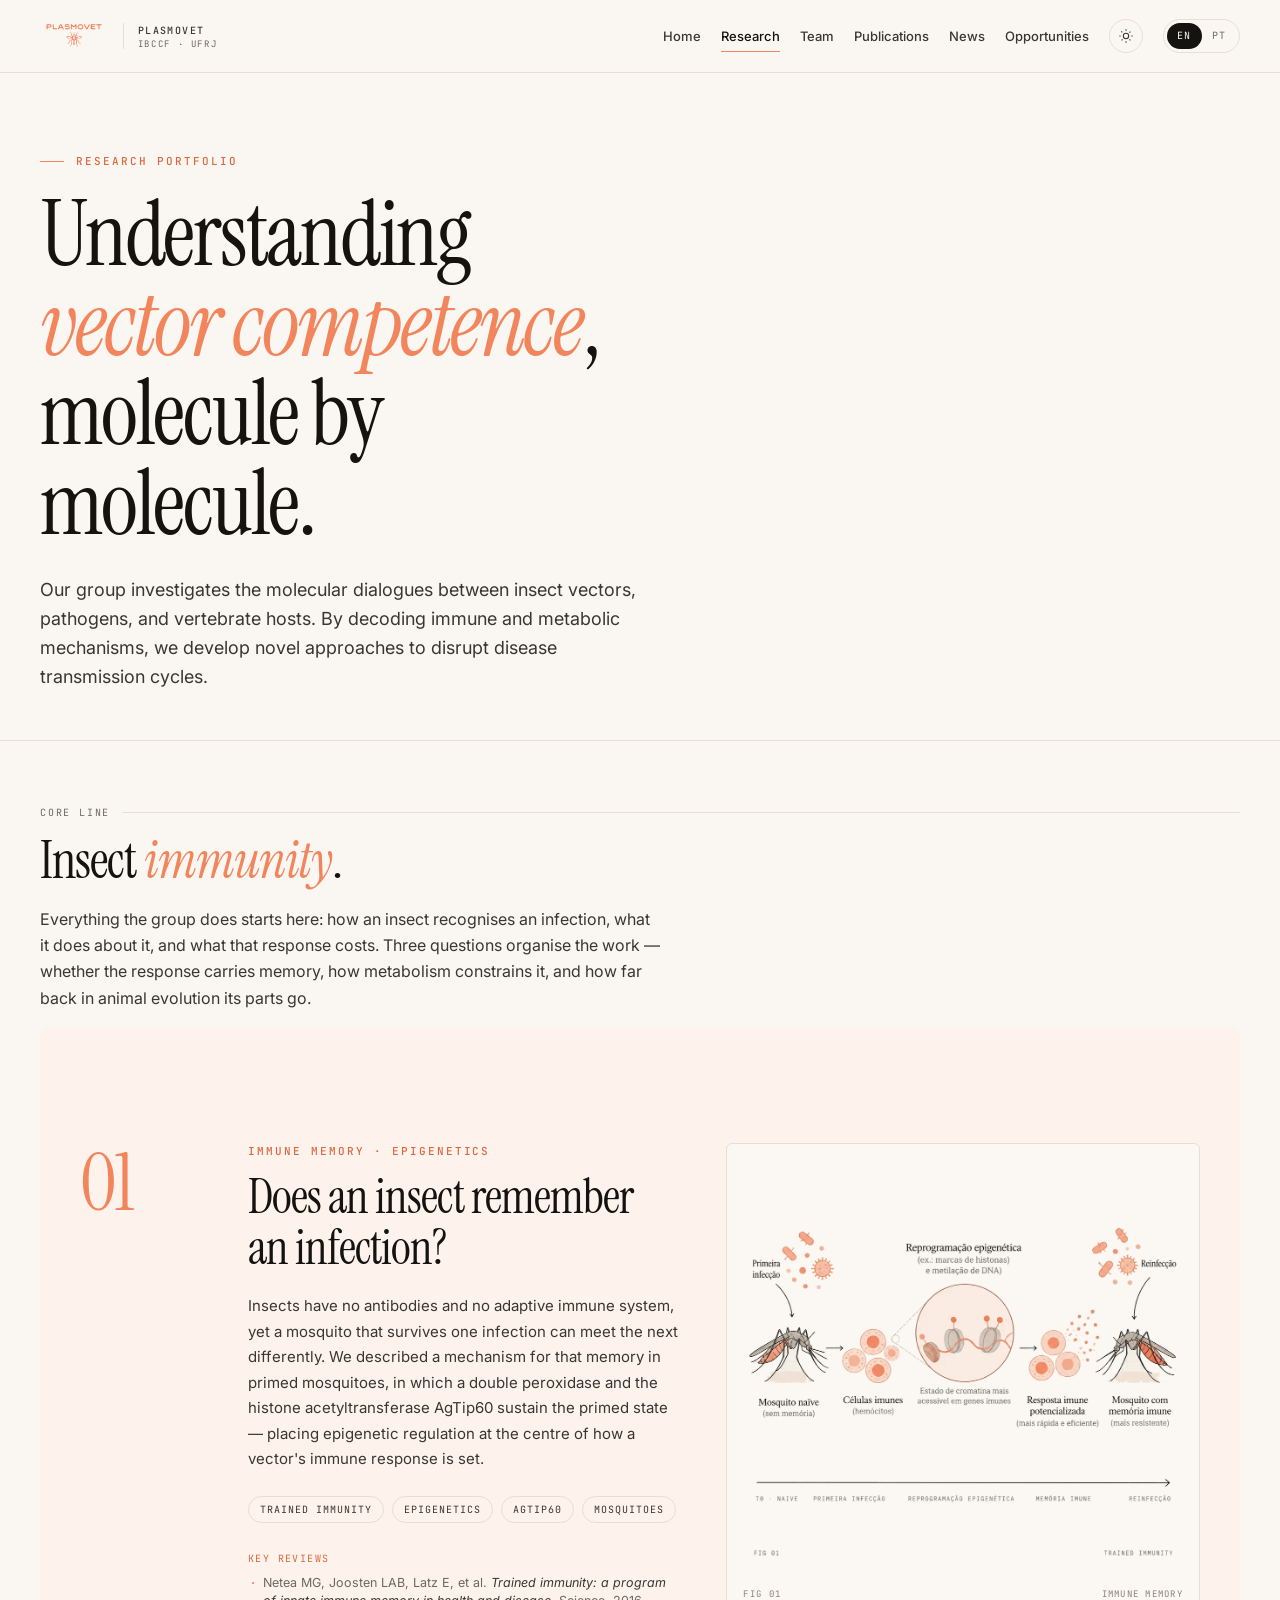
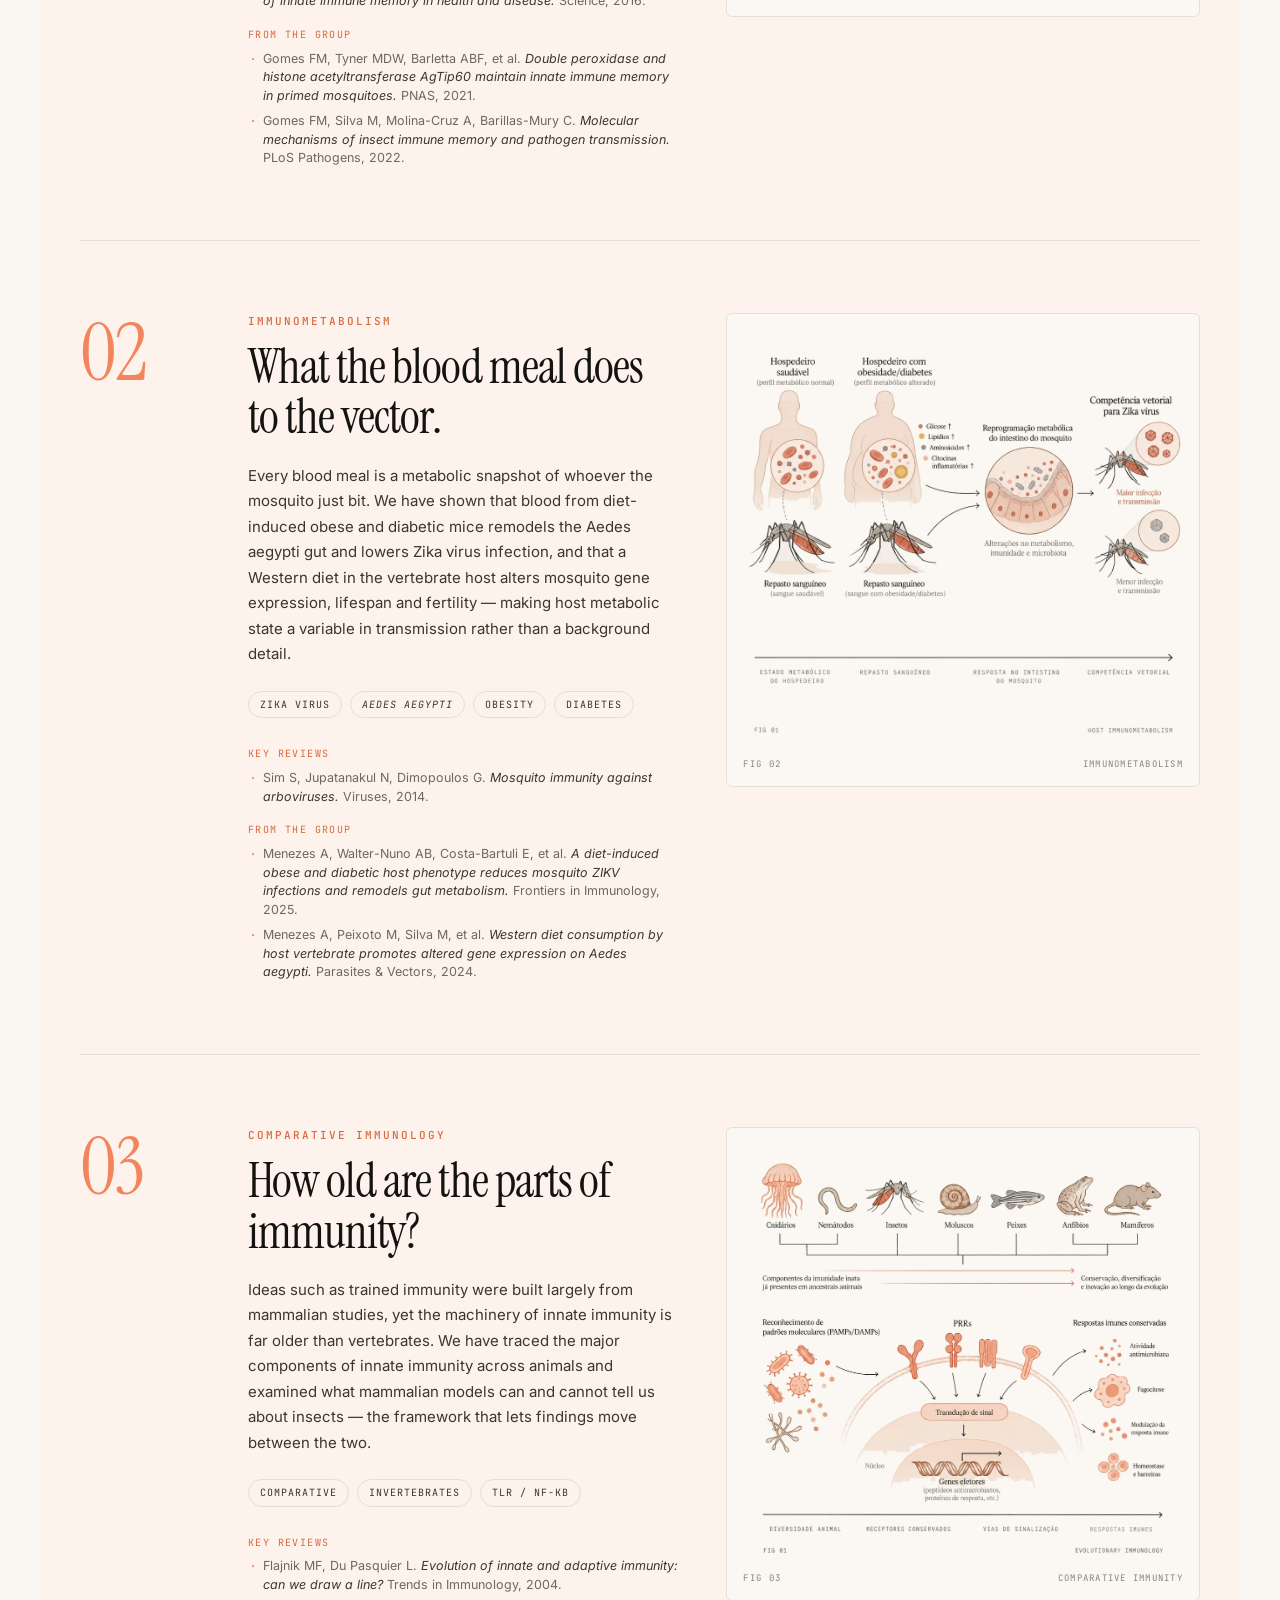
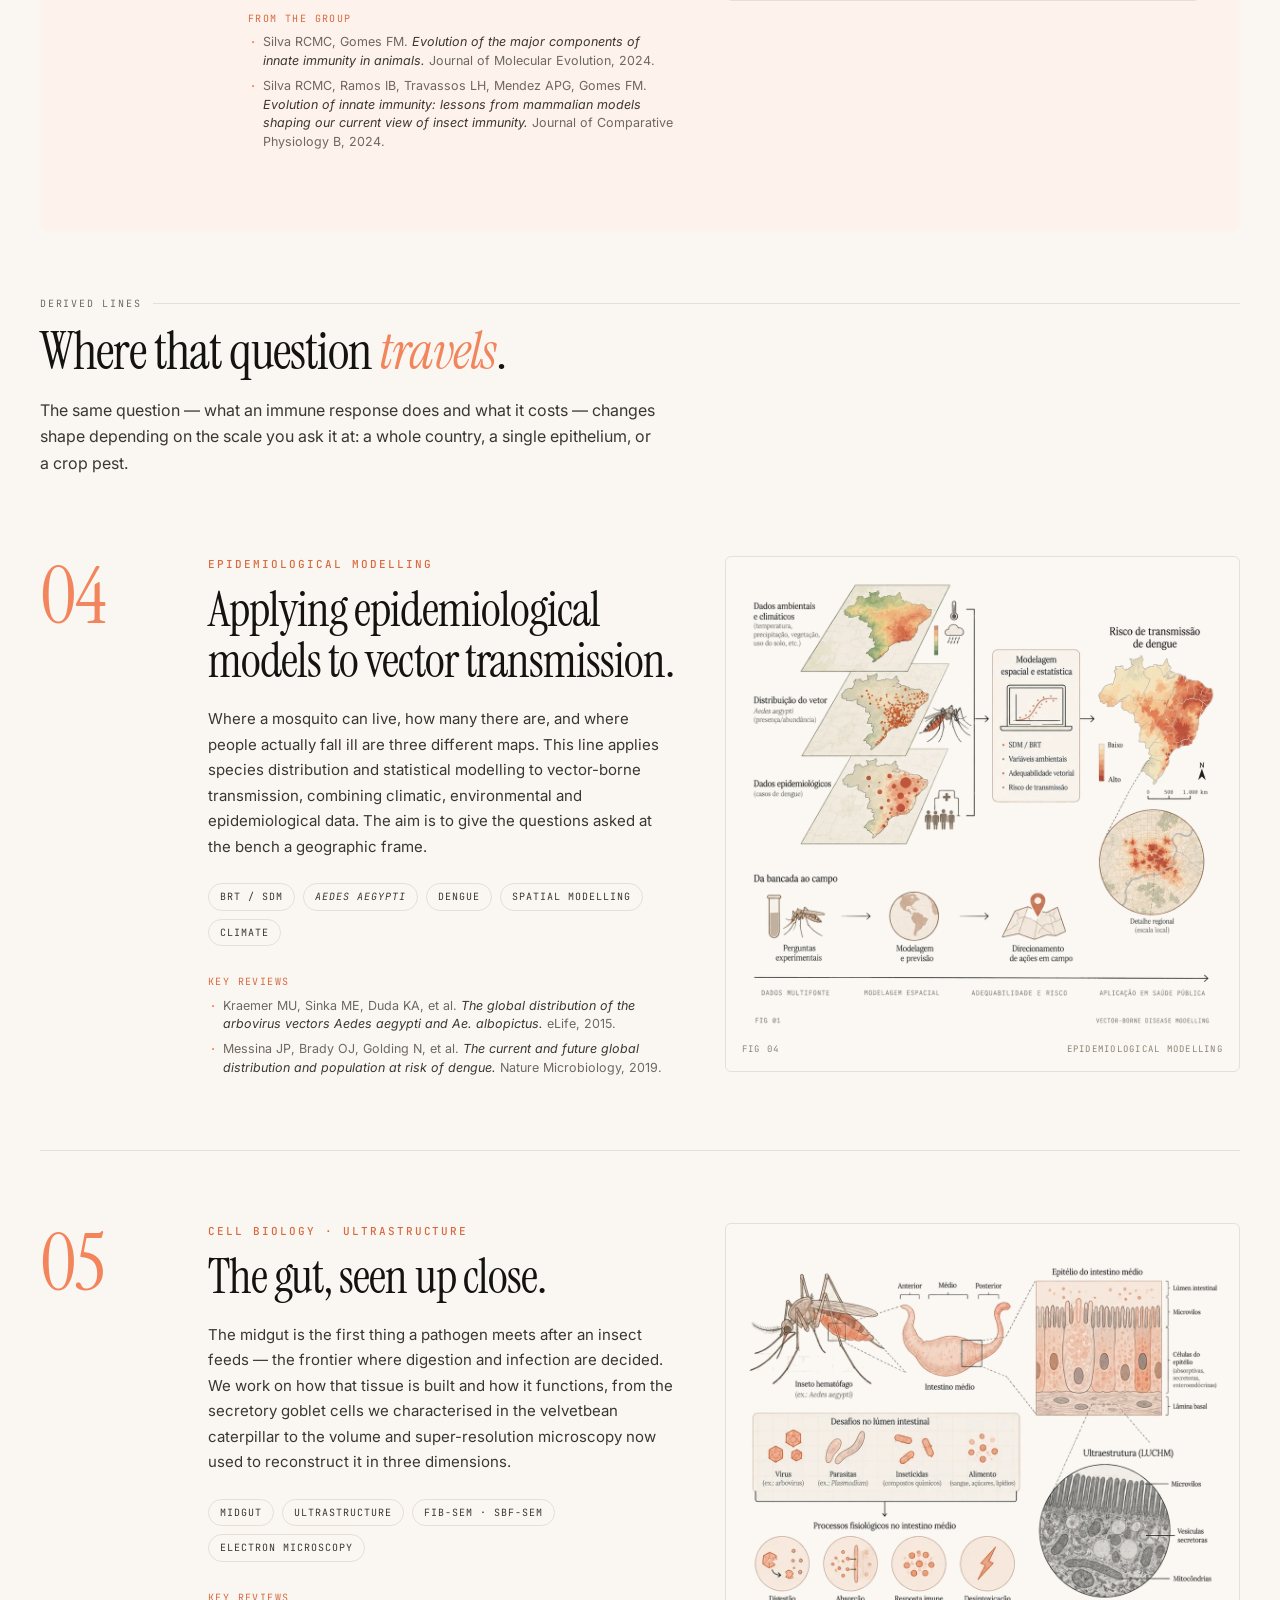
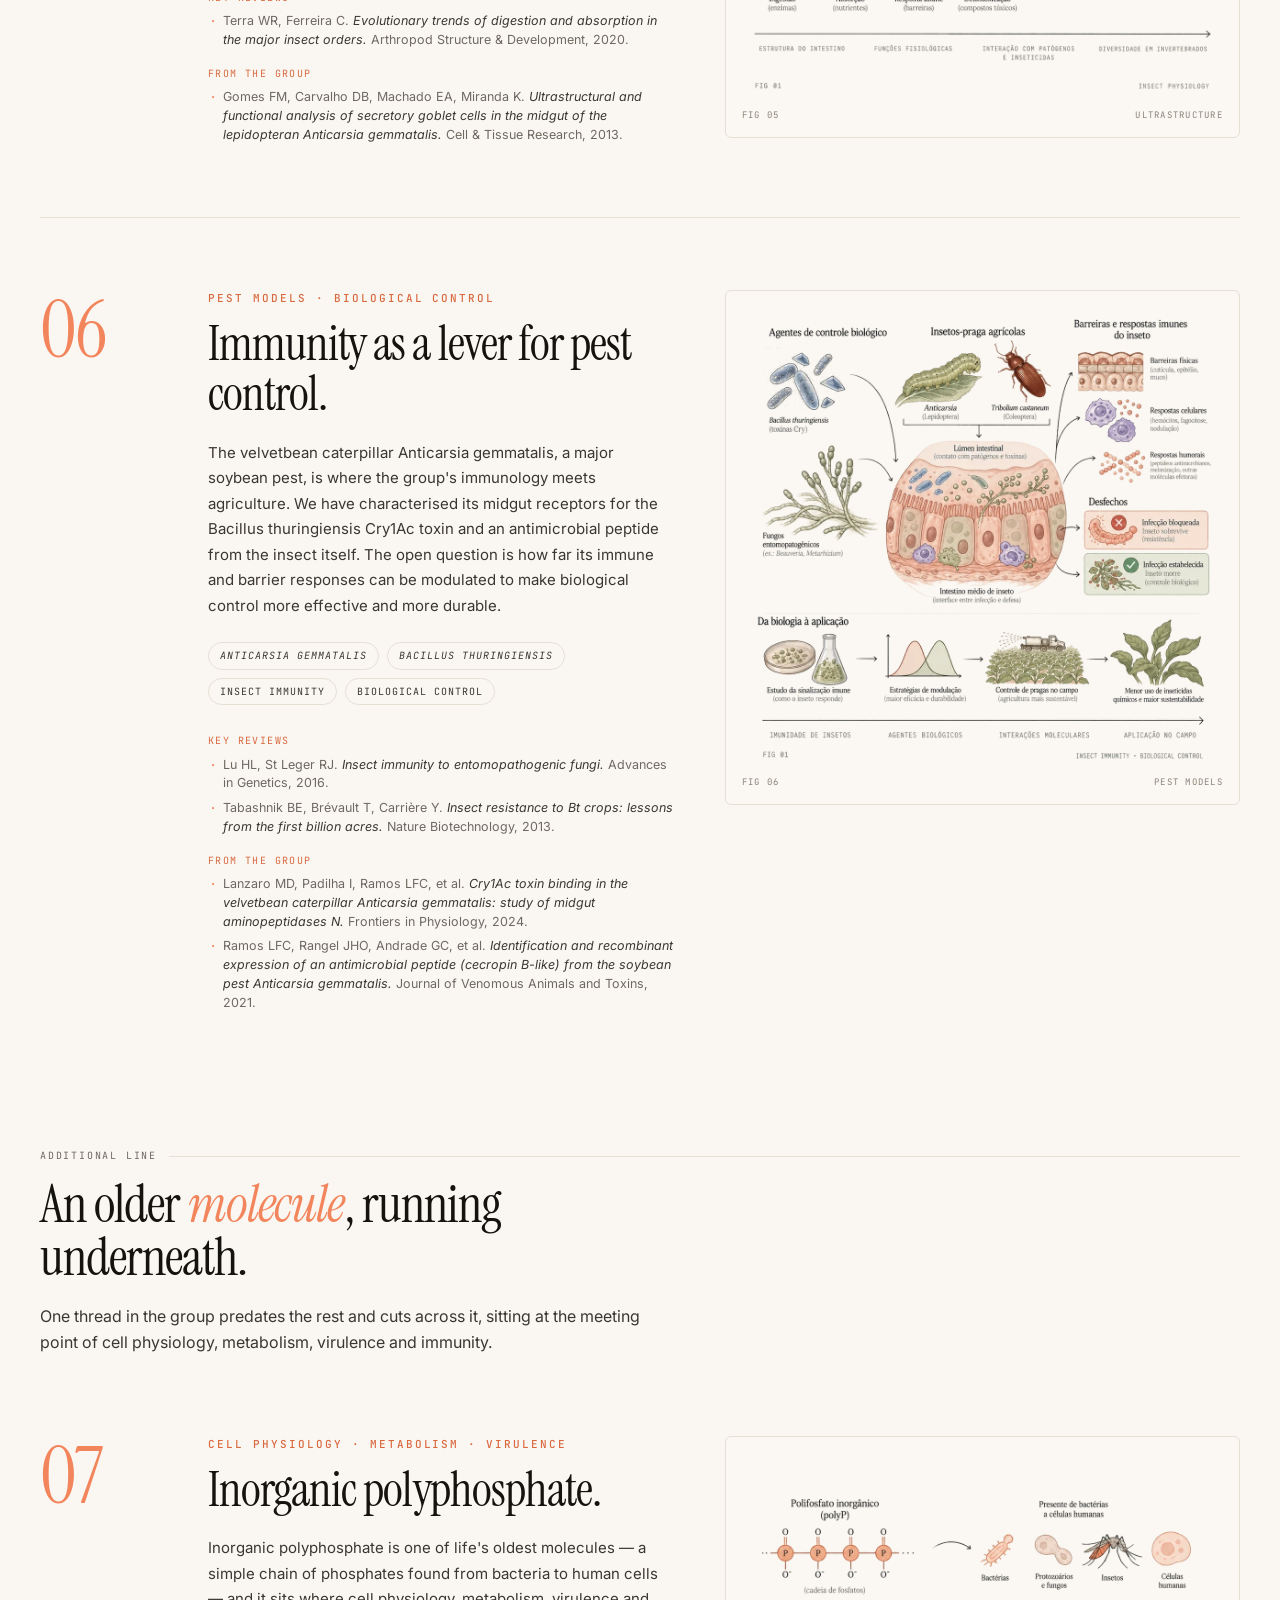
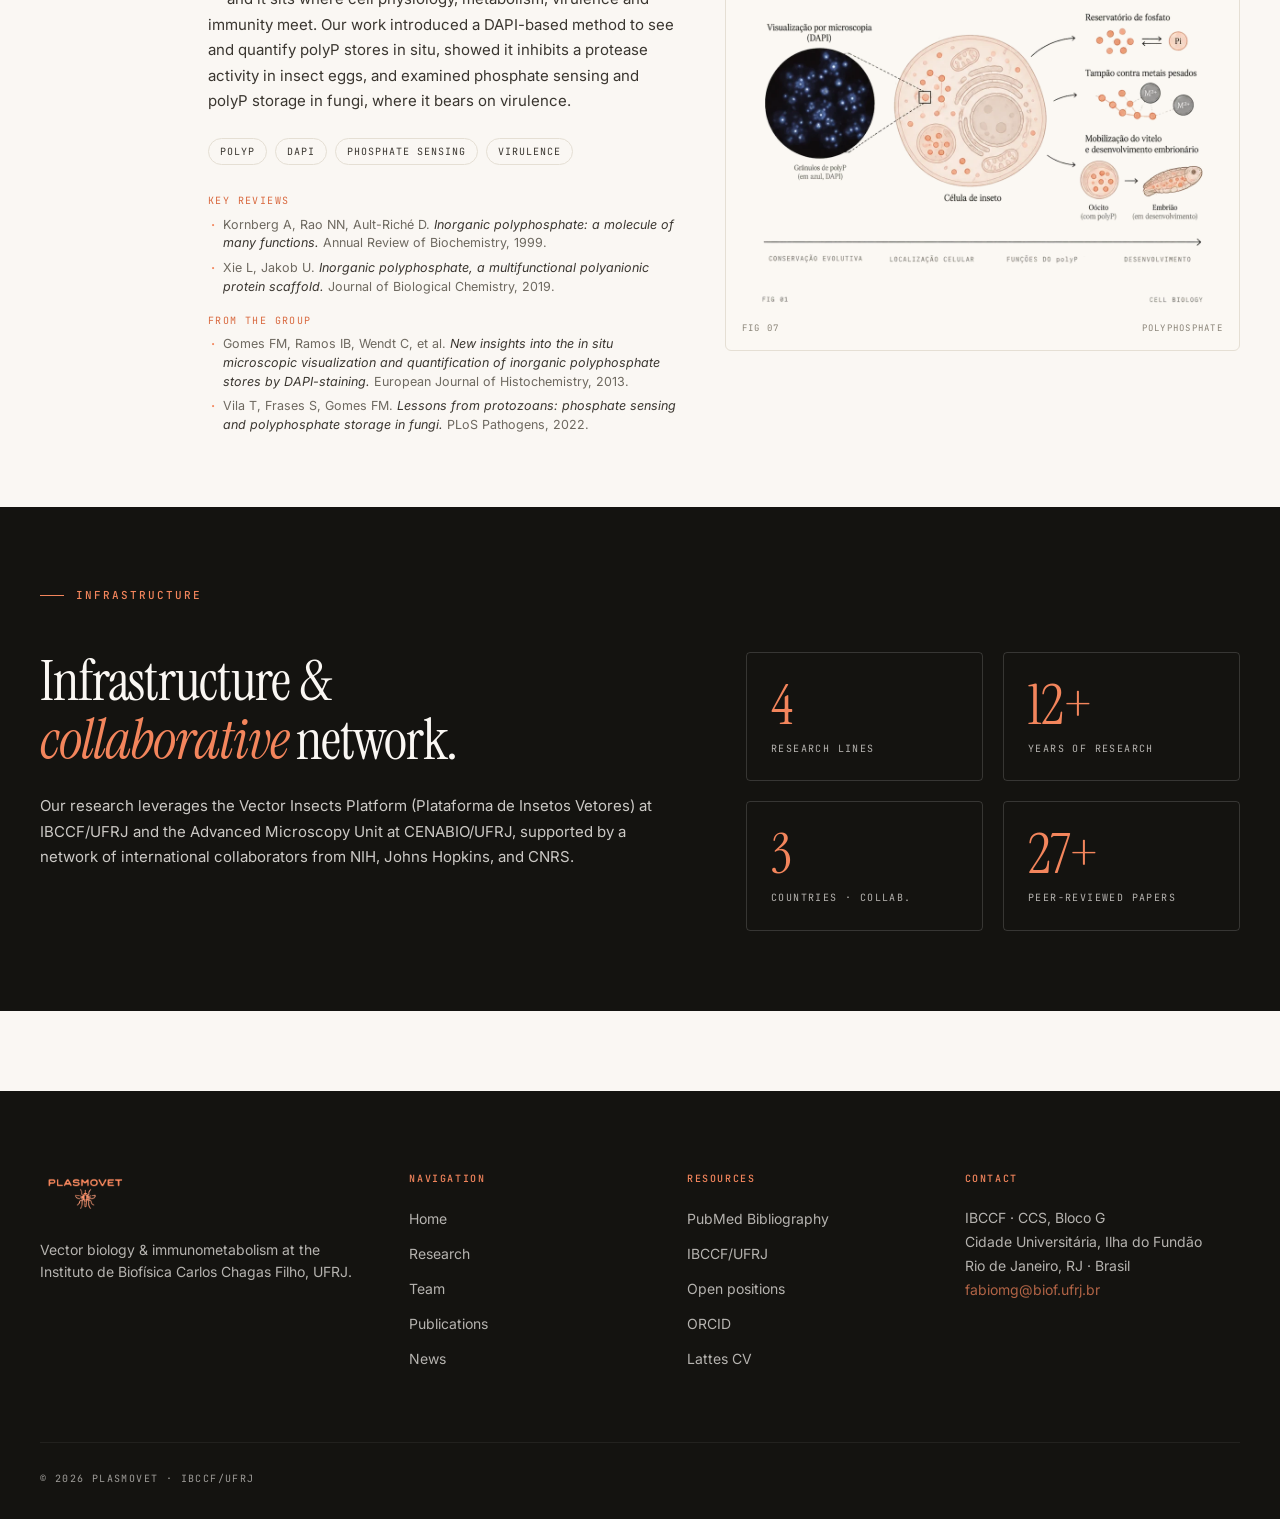
<file: research.html>
<!DOCTYPE html>
<html lang="en">
<head>
<meta charset="utf-8"/>
<script>(function(){try{var t=localStorage.getItem('plasmovet_theme');if(t!=='light'&&t!=='dark')t=window.matchMedia('(prefers-color-scheme: dark)').matches?'dark':'light';document.documentElement.setAttribute('data-theme',t);}catch(e){}document.documentElement.classList.add('js');})();</script>
<meta name="viewport" content="width=device-width, initial-scale=1.0"/>
<title>Research · Plasmovet</title>
<meta name="description" content="Insect immunity at the core — immune memory, immunometabolism and comparative immunology — with derived lines in epidemiological modelling, ultrastructure and pest models, plus inorganic polyphosphate."/>
<link rel="canonical" href="https://www.plasmovet.net/research.html"/>
<link rel="icon" href="/favicon.ico" sizes="any"/>
<link rel="icon" type="image/png" sizes="32x32" href="/favicon-32.png"/>
<link rel="apple-touch-icon" href="/apple-touch-icon.png"/>
<meta name="theme-color" content="#FAF7F3" media="(prefers-color-scheme: light)"/>
<meta name="theme-color" content="#141210" media="(prefers-color-scheme: dark)"/>
<meta property="og:type" content="website"/>
<meta property="og:site_name" content="PlasmoVet"/>
<meta property="og:title" content="Research · PlasmoVet"/>
<meta property="og:description" content="Insect immunity at the core — immune memory, immunometabolism and comparative immunology — with derived lines in epidemiological modelling, ultrastructure and pest models, plus inorganic polyphosphate."/>
<meta property="og:url" content="https://www.plasmovet.net/research.html"/>
<meta property="og:image" content="https://www.plasmovet.net/assets/og/og-default.jpg"/>
<meta property="og:image:width" content="1200"/>
<meta property="og:image:height" content="630"/>
<meta property="og:image:alt" content="Research · PlasmoVet"/>
<meta property="og:locale" content="en_US"/>
<meta property="og:locale:alternate" content="pt_BR"/>
<meta name="twitter:card" content="summary_large_image"/>
<meta name="twitter:title" content="Research · PlasmoVet"/>
<meta name="twitter:description" content="Insect immunity at the core — immune memory, immunometabolism and comparative immunology — with derived lines in epidemiological modelling, ultrastructure and pest models, plus inorganic polyphosphate."/>
<meta name="twitter:image" content="https://www.plasmovet.net/assets/og/og-default.jpg"/>
<link rel="preconnect" href="https://fonts.googleapis.com">
<link rel="preconnect" href="https://fonts.gstatic.com" crossorigin>
<link href="https://fonts.googleapis.com/css2?family=Instrument+Serif:ital@0;1&family=Inter:wght@300;400;500;600;700&family=JetBrains+Mono:wght@400;500&display=swap" rel="stylesheet">
<link rel="stylesheet" href="style.css">
<style>
.page-hero { padding: 80px 0 48px; border-bottom: 1px solid var(--line); }
.page-hero h1 { font-family: 'Instrument Serif', serif; font-size: clamp(48px, 7vw, 96px); line-height: 1; letter-spacing: -0.025em; margin-top: 18px; max-width: 14ch; }
.page-hero h1 em { color: var(--coral); font-style: italic; }
.page-hero p { font-size: 18px; color: var(--ink-2); line-height: 1.6; max-width: 56ch; margin-top: 28px; }

.research-detail { border-bottom: 1px solid var(--line); padding: 72px 0; display: grid; grid-template-columns: 120px 1fr 1.1fr; gap: 48px; align-items: start; }
@media (max-width: 960px) { .research-detail { grid-template-columns: 1fr; gap: 32px; } }
.research-detail .num { font-family: 'Instrument Serif', serif; font-size: 80px; line-height: 1; color: var(--coral); letter-spacing: -0.03em; }
.research-detail h2 { font-family: 'Instrument Serif', serif; font-size: clamp(32px, 4vw, 48px); line-height: 1.05; letter-spacing: -0.02em; margin-bottom: 20px; }
.research-detail p { font-size: 15px; line-height: 1.7; color: var(--ink-2); max-width: 56ch; }
.research-detail .tags { display: flex; flex-wrap: wrap; gap: 8px; margin-top: 24px; }
.research-detail .refs { margin-top: 28px; display: flex; flex-direction: column; gap: 16px; max-width: 60ch; }
.research-detail .refs-group { display: flex; flex-direction: column; gap: 7px; }
.research-detail .refs-label { font-family: 'JetBrains Mono', monospace; font-size: 10px; letter-spacing: 0.14em; text-transform: uppercase; color: var(--coral-deep); }
.research-detail .refs ul { list-style: none; display: flex; flex-direction: column; gap: 6px; margin: 0; padding: 0; }
.research-detail .refs li { font-size: 12.5px; line-height: 1.5; color: var(--muted); padding-left: 15px; position: relative; }
.research-detail .refs li::before { content: '·'; position: absolute; left: 3px; color: var(--coral); font-weight: 700; }
.research-detail .refs li em { font-style: italic; color: var(--ink-2); }
.research-detail .refs li a { color: inherit; text-decoration: none; transition: color .2s ease; }
.research-detail .refs li a:hover, .research-detail .refs li a:hover em { color: var(--coral-deep); }
.research-detail .refs li a:focus-visible { outline: 2px solid var(--coral); outline-offset: 2px; border-radius: 2px; }

.diagram-box { aspect-ratio: 1/1; background: #FBF8F3; border: 1px solid var(--line); border-radius: 6px; position: relative; overflow: hidden; }
html[data-theme="dark"] .diagram-box { background: #F6F2EA; border-color: rgba(255,255,255,.16); }
.diagram-box svg { position: absolute; inset: 0; width: 100%; height: 100%; }
.diagram-box .caption { position: absolute; bottom: 14px; left: 16px; right: 16px; font-family: 'JetBrains Mono', monospace; font-size: 9px; letter-spacing: 0.14em; text-transform: uppercase; color: #8A8478; display: flex; justify-content: space-between; }

.infra { background: var(--ink); color: var(--paper); padding: 80px 0; }
.infra h3 { font-family: 'Instrument Serif', serif; font-size: clamp(36px, 5vw, 56px); line-height: 1.05; letter-spacing: -0.02em; max-width: 18ch; }
.infra h3 em { color: var(--coral); font-style: italic; }
.infra-grid { display: grid; grid-template-columns: 1.3fr 1fr; gap: 64px; align-items: start; margin-top: 48px; }
@media (max-width: 720px) { .infra-grid { grid-template-columns: 1fr; } }
.infra-grid p { font-size: 15px; line-height: 1.7; opacity: .8; }
.infra-stats { display: grid; grid-template-columns: 1fr 1fr; gap: 20px; }
.infra-stats .stat { border: 1px solid rgba(255,255,255,.15); padding: 24px; border-radius: 4px; }
.infra-stats .stat .num { font-family: 'Instrument Serif', serif; font-size: 56px; line-height: 1; color: var(--coral); letter-spacing: -0.02em; }
.infra-stats .stat .lbl { font-family: 'JetBrains Mono', monospace; font-size: 10px; letter-spacing: 0.14em; text-transform: uppercase; opacity: .7; margin-top: 8px; }

.group-head { padding: 64px 0 8px; }
.group-head .kicker { font-family:'JetBrains Mono',monospace; font-size:10px; letter-spacing:.18em; text-transform:uppercase; color:var(--muted); margin-bottom:14px; display:flex; align-items:center; gap:12px; }
.group-head .kicker::after { content:''; flex:1; height:1px; background:var(--line); }
.group-head h2 { font-family:'Instrument Serif',serif; font-size:clamp(34px,4.6vw,52px); line-height:1.03; letter-spacing:-0.02em; max-width:20ch; }
.group-head h2 em { color:var(--coral); font-style:italic; }
.group-head p { font-size:16px; color:var(--ink-2); line-height:1.65; max-width:62ch; margin-top:18px; }
.group-core { background:var(--coral-wash); border-radius:8px; padding:44px 40px 8px; margin-top:8px; }
@media (max-width:720px){ .group-core { padding:28px 22px 4px; } }
.diagram-box img { position:absolute; inset:0; width:100%; height:100%; object-fit:contain;
  padding:18px 18px 38px; box-sizing:border-box; display:block; }
</style>
</head>
<body>
<div id="nav-slot"></div>

<main>
  <section class="page-hero">
    <div class="container">
      <div class="section-label"><span class="bar"></span><span class="eyebrow coral" data-i18n-en="Research Portfolio" data-i18n-pt="Portfólio de Pesquisa">Research Portfolio</span></div>
      <h1 data-i18n-html data-i18n-en="Understanding <em>vector competence</em>, molecule by molecule." data-i18n-pt="Entendendo a <em>competência vetorial</em>, molécula a molécula.">Understanding <em>vector competence</em>, molecule by molecule.</h1>
      <p data-i18n-en="Our group investigates the molecular dialogues between insect vectors, pathogens, and vertebrate hosts. By decoding immune and metabolic mechanisms, we develop novel approaches to disrupt disease transmission cycles."
         data-i18n-pt="Nosso grupo investiga os diálogos moleculares entre vetores, patógenos e hospedeiros vertebrados. Ao decifrar mecanismos imunes e metabólicos, desenvolvemos novas abordagens para interromper ciclos de transmissão.">Our group investigates the molecular dialogues between insect vectors, pathogens, and vertebrate hosts. By decoding immune and metabolic mechanisms, we develop novel approaches to disrupt disease transmission cycles.</p>
    </div>
  </section>

  <div class="container">
    <div class="group-head">
      <div class="kicker" data-i18n-en="Core line" data-i18n-pt="Linha central">Core line</div>
      <h2 data-i18n-html data-i18n-en="Insect <em>immunity</em>." data-i18n-pt="Imunidade de <em>insetos</em>.">Insect <em>immunity</em>.</h2>
      <p data-i18n-en="Everything the group does starts here: how an insect recognises an infection, what it does about it, and what that response costs. Three questions organise the work — whether the response carries memory, how metabolism constrains it, and how far back in animal evolution its parts go."
         data-i18n-pt="Tudo o que o grupo faz parte daqui: como um inseto reconhece uma infecção, o que faz a respeito e quanto essa resposta custa. Três perguntas organizam o trabalho — se a resposta guarda memória, como o metabolismo a limita, e até onde na evolução animal suas peças recuam.">Everything the group does starts here: how an insect recognises an infection, what it does about it, and what that response costs. Three questions organise the work — whether the response carries memory, how metabolism constrains it, and how far back in animal evolution its parts go.</p>
    </div>
    <div class="group-core">
    <article class="research-detail">
      <div class="num">01</div>
      <div>
        <div class="eyebrow coral" style="margin-bottom:12px" data-i18n-en="Immune memory · epigenetics" data-i18n-pt="Memória imune · epigenética">Immune memory · epigenetics</div>
        <h2 data-i18n-en="Does an insect remember an infection?" data-i18n-pt="Um inseto se lembra de uma infecção?">Does an insect remember an infection?</h2>
        <p data-i18n-en="Insects have no antibodies and no adaptive immune system, yet a mosquito that survives one infection can meet the next differently. We described a mechanism for that memory in primed mosquitoes, in which a double peroxidase and the histone acetyltransferase AgTip60 sustain the primed state — placing epigenetic regulation at the centre of how a vector's immune response is set."
           data-i18n-pt="Insetos não têm anticorpos nem sistema imune adaptativo e, ainda assim, um mosquito que sobrevive a uma infecção encara a próxima de forma diferente. Descrevemos um mecanismo dessa memória em mosquitos sensibilizados, no qual uma dupla peroxidase e a histona acetiltransferase AgTip60 sustentam o estado sensibilizado — colocando a regulação epigenética no centro de como a resposta imune do vetor é ajustada.">Insects have no antibodies and no adaptive immune system, yet a mosquito that survives one infection can meet the next differently. We described a mechanism for that memory in primed mosquitoes, in which a double peroxidase and the histone acetyltransferase AgTip60 sustain the primed state — placing epigenetic regulation at the centre of how a vector's immune response is set.</p>
        <div class="tags"><span class="chip" data-i18n-en="Trained immunity" data-i18n-pt="Imunidade treinada">Trained immunity</span><span class="chip" data-i18n-en="Epigenetics" data-i18n-pt="Epigenética">Epigenetics</span><span class="chip">AgTip60</span><span class="chip" data-i18n-en="Mosquitoes" data-i18n-pt="Mosquitos">Mosquitoes</span></div>
        <div class="refs"><div class="refs-group"><span class="refs-label" data-i18n-en="Key reviews" data-i18n-pt="Revisões-chave">Key reviews</span><ul><li><a href="https://pubmed.ncbi.nlm.nih.gov/27102489/" target="_blank" rel="noopener">Netea MG, Joosten LAB, Latz E, et al. <em>Trained immunity: a program of innate immune memory in health and disease.</em> Science, 2016.</a></li></ul></div><div class="refs-group"><span class="refs-label" data-i18n-en="From the group" data-i18n-pt="Do grupo">From the group</span><ul><li><a href="https://pubmed.ncbi.nlm.nih.gov/34711682/" target="_blank" rel="noopener">Gomes FM, Tyner MDW, Barletta ABF, et al. <em>Double peroxidase and histone acetyltransferase AgTip60 maintain innate immune memory in primed mosquitoes.</em> PNAS, 2021.</a></li><li><a href="https://pubmed.ncbi.nlm.nih.gov/36520682/" target="_blank" rel="noopener">Gomes FM, Silva M, Molina-Cruz A, Barillas-Mury C. <em>Molecular mechanisms of insect immune memory and pathogen transmission.</em> PLoS Pathogens, 2022.</a></li></ul></div></div>
      </div>
      <div class="diagram-box">
        <img src="assets/research/immune-memory.webp" alt="Ilustração da linha de memória imune inata" loading="lazy" decoding="async"/>
        <div class="caption"><span>FIG 01</span><span>IMMUNE MEMORY</span></div>
      </div>
    </article>
    <article class="research-detail">
      <div class="num">02</div>
      <div>
        <div class="eyebrow coral" style="margin-bottom:12px" data-i18n-en="Immunometabolism" data-i18n-pt="Imunometabolismo">Immunometabolism</div>
        <h2 data-i18n-en="What the blood meal does to the vector." data-i18n-pt="O que o repasto sanguíneo faz com o vetor.">What the blood meal does to the vector.</h2>
        <p data-i18n-en="Every blood meal is a metabolic snapshot of whoever the mosquito just bit. We have shown that blood from diet-induced obese and diabetic mice remodels the Aedes aegypti gut and lowers Zika virus infection, and that a Western diet in the vertebrate host alters mosquito gene expression, lifespan and fertility — making host metabolic state a variable in transmission rather than a background detail."
           data-i18n-pt="Cada repasto sanguíneo é um retrato metabólico de quem o mosquito acabou de picar. Mostramos que o sangue de camundongos obesos e diabéticos induzidos por dieta remodela o intestino de Aedes aegypti e reduz a infecção por Zika, e que uma dieta ocidental no hospedeiro vertebrado altera expressão gênica, longevidade e fertilidade do mosquito — tornando o estado metabólico do hospedeiro uma variável da transmissão, e não um detalhe de fundo.">Every blood meal is a metabolic snapshot of whoever the mosquito just bit. We have shown that blood from diet-induced obese and diabetic mice remodels the Aedes aegypti gut and lowers Zika virus infection, and that a Western diet in the vertebrate host alters mosquito gene expression, lifespan and fertility — making host metabolic state a variable in transmission rather than a background detail.</p>
        <div class="tags"><span class="chip" data-i18n-en="Zika virus" data-i18n-pt="Vírus Zika">Zika virus</span><span class="chip"><em>Aedes aegypti</em></span><span class="chip" data-i18n-en="Obesity" data-i18n-pt="Obesidade">Obesity</span><span class="chip" data-i18n-en="Diabetes" data-i18n-pt="Diabetes">Diabetes</span></div>
        <div class="refs"><div class="refs-group"><span class="refs-label" data-i18n-en="Key reviews" data-i18n-pt="Revisões-chave">Key reviews</span><ul><li><a href="https://pubmed.ncbi.nlm.nih.gov/25415198/" target="_blank" rel="noopener">Sim S, Jupatanakul N, Dimopoulos G. <em>Mosquito immunity against arboviruses.</em> Viruses, 2014.</a></li></ul></div><div class="refs-group"><span class="refs-label" data-i18n-en="From the group" data-i18n-pt="Do grupo">From the group</span><ul><li><a href="https://pubmed.ncbi.nlm.nih.gov/41472722/" target="_blank" rel="noopener">Menezes A, Walter-Nuno AB, Costa-Bartuli E, et al. <em>A diet-induced obese and diabetic host phenotype reduces mosquito ZIKV infections and remodels gut metabolism.</em> Frontiers in Immunology, 2025.</a></li><li><a href="https://pubmed.ncbi.nlm.nih.gov/38184590/" target="_blank" rel="noopener">Menezes A, Peixoto M, Silva M, et al. <em>Western diet consumption by host vertebrate promotes altered gene expression on Aedes aegypti.</em> Parasites &amp; Vectors, 2024.</a></li></ul></div></div>
      </div>
      <div class="diagram-box">
        <img src="assets/research/immunometabolism.webp" alt="Ilustração da linha de imunometabolismo" loading="lazy" decoding="async"/>
        <div class="caption"><span>FIG 02</span><span>IMMUNOMETABOLISM</span></div>
      </div>
    </article>
    <article class="research-detail" style="border-bottom:0">
      <div class="num">03</div>
      <div>
        <div class="eyebrow coral" style="margin-bottom:12px" data-i18n-en="Comparative immunology" data-i18n-pt="Imunologia comparada">Comparative immunology</div>
        <h2 data-i18n-en="How old are the parts of immunity?" data-i18n-pt="Qual a idade das peças da imunidade?">How old are the parts of immunity?</h2>
        <p data-i18n-en="Ideas such as trained immunity were built largely from mammalian studies, yet the machinery of innate immunity is far older than vertebrates. We have traced the major components of innate immunity across animals and examined what mammalian models can and cannot tell us about insects — the framework that lets findings move between the two."
           data-i18n-pt="Ideias como imunidade treinada foram construídas em grande parte a partir de modelos mamíferos, mas a maquinaria da imunidade inata é muito mais antiga que os vertebrados. Rastreamos os principais componentes da imunidade inata nos animais e examinamos o que modelos mamíferos podem — e não podem — dizer sobre insetos: o arcabouço que permite às descobertas transitarem entre os dois.">Ideas such as trained immunity were built largely from mammalian studies, yet the machinery of innate immunity is far older than vertebrates. We have traced the major components of innate immunity across animals and examined what mammalian models can and cannot tell us about insects — the framework that lets findings move between the two.</p>
        <div class="tags"><span class="chip" data-i18n-en="Comparative" data-i18n-pt="Comparada">Comparative</span><span class="chip" data-i18n-en="Invertebrates" data-i18n-pt="Invertebrados">Invertebrates</span><span class="chip">TLR / NF-κB</span></div>
        <div class="refs"><div class="refs-group"><span class="refs-label" data-i18n-en="Key reviews" data-i18n-pt="Revisões-chave">Key reviews</span><ul><li><a href="https://pubmed.ncbi.nlm.nih.gov/15530832/" target="_blank" rel="noopener">Flajnik MF, Du Pasquier L. <em>Evolution of innate and adaptive immunity: can we draw a line?</em> Trends in Immunology, 2004.</a></li></ul></div><div class="refs-group"><span class="refs-label" data-i18n-en="From the group" data-i18n-pt="Do grupo">From the group</span><ul><li><a href="https://pubmed.ncbi.nlm.nih.gov/38281163/" target="_blank" rel="noopener">Silva RCMC, Gomes FM. <em>Evolution of the major components of innate immunity in animals.</em> Journal of Molecular Evolution, 2024.</a></li><li><a href="https://pubmed.ncbi.nlm.nih.gov/38573502/" target="_blank" rel="noopener">Silva RCMC, Ramos IB, Travassos LH, Mendez APG, Gomes FM. <em>Evolution of innate immunity: lessons from mammalian models shaping our current view of insect immunity.</em> Journal of Comparative Physiology B, 2024.</a></li></ul></div></div>
      </div>
      <div class="diagram-box">
        <img src="assets/research/evolution.webp" alt="Ilustração da linha de imunologia comparada" loading="lazy" decoding="async"/>
        <div class="caption"><span>FIG 03</span><span>COMPARATIVE IMMUNITY</span></div>
      </div>
    </article>
    </div>
    <div class="group-head">
      <div class="kicker" data-i18n-en="Derived lines" data-i18n-pt="Linhas derivadas">Derived lines</div>
      <h2 data-i18n-html data-i18n-en="Where that question <em>travels</em>." data-i18n-pt="Para onde essa pergunta <em>viaja</em>.">Where that question <em>travels</em>.</h2>
      <p data-i18n-en="The same question — what an immune response does and what it costs — changes shape depending on the scale you ask it at: a whole country, a single epithelium, or a crop pest."
         data-i18n-pt="A mesma pergunta — o que uma resposta imune faz e quanto ela custa — muda de forma conforme a escala em que é feita: um país inteiro, um único epitélio, ou uma praga agrícola.">The same question — what an immune response does and what it costs — changes shape depending on the scale you ask it at: a whole country, a single epithelium, or a crop pest.</p>
    </div>
    <article class="research-detail">
      <div class="num">04</div>
      <div>
        <div class="eyebrow coral" style="margin-bottom:12px" data-i18n-en="Epidemiological modelling" data-i18n-pt="Modelagem epidemiológica">Epidemiological modelling</div>
        <h2 data-i18n-en="Applying epidemiological models to vector transmission." data-i18n-pt="Aplicação de modelos epidemiológicos para transmissão vetorial.">Applying epidemiological models to vector transmission.</h2>
        <p data-i18n-en="Where a mosquito can live, how many there are, and where people actually fall ill are three different maps. This line applies species distribution and statistical modelling to vector-borne transmission, combining climatic, environmental and epidemiological data. The aim is to give the questions asked at the bench a geographic frame."
           data-i18n-pt="Onde o mosquito consegue viver, quantos existem e onde as pessoas de fato adoecem são três mapas diferentes. Esta linha aplica modelagem de distribuição de espécies e modelagem estatística à transmissão por vetores, combinando dados climáticos, ambientais e epidemiológicos. O objetivo é dar moldura geográfica às perguntas feitas na bancada.">Where a mosquito can live, how many there are, and where people actually fall ill are three different maps. This line applies species distribution and statistical modelling to vector-borne transmission, combining climatic, environmental and epidemiological data. The aim is to give the questions asked at the bench a geographic frame.</p>
        <div class="tags"><span class="chip">BRT / SDM</span><span class="chip"><em>Aedes aegypti</em></span><span class="chip" data-i18n-en="Dengue" data-i18n-pt="Dengue">Dengue</span><span class="chip" data-i18n-en="Spatial modelling" data-i18n-pt="Modelagem espacial">Spatial modelling</span><span class="chip" data-i18n-en="Climate" data-i18n-pt="Clima">Climate</span></div>
        <div class="refs"><div class="refs-group"><span class="refs-label" data-i18n-en="Key reviews" data-i18n-pt="Revisões-chave">Key reviews</span><ul><li><a href="https://pubmed.ncbi.nlm.nih.gov/26126267/" target="_blank" rel="noopener">Kraemer MU, Sinka ME, Duda KA, et al. <em>The global distribution of the arbovirus vectors Aedes aegypti and Ae. albopictus.</em> eLife, 2015.</a></li><li><a href="https://pubmed.ncbi.nlm.nih.gov/31182801/" target="_blank" rel="noopener">Messina JP, Brady OJ, Golding N, et al. <em>The current and future global distribution and population at risk of dengue.</em> Nature Microbiology, 2019.</a></li></ul></div></div>
      </div>
      <div class="diagram-box">
        <img src="assets/research/epidemiology.webp" alt="Ilustração da linha de modelagem epidemiológica" loading="lazy" decoding="async"/>
        <div class="caption"><span>FIG 04</span><span>EPIDEMIOLOGICAL MODELLING</span></div>
      </div>
    </article>
    <article class="research-detail">
      <div class="num">05</div>
      <div>
        <div class="eyebrow coral" style="margin-bottom:12px" data-i18n-en="Cell biology · ultrastructure" data-i18n-pt="Biologia celular · ultraestrutura">Cell biology · ultrastructure</div>
        <h2 data-i18n-en="The gut, seen up close." data-i18n-pt="O intestino, visto de perto.">The gut, seen up close.</h2>
        <p data-i18n-en="The midgut is the first thing a pathogen meets after an insect feeds — the frontier where digestion and infection are decided. We work on how that tissue is built and how it functions, from the secretory goblet cells we characterised in the velvetbean caterpillar to the volume and super-resolution microscopy now used to reconstruct it in three dimensions."
           data-i18n-pt="O intestino médio é a primeira coisa que um patógeno encontra depois que o inseto se alimenta — a fronteira onde digestão e infecção são decididas. Trabalhamos em como esse tecido é construído e como funciona, das células caliciformes secretoras que caracterizamos na lagarta-da-soja à microscopia de volume e de super-resolução hoje usada para reconstruí-lo em três dimensões.">The midgut is the first thing a pathogen meets after an insect feeds — the frontier where digestion and infection are decided. We work on how that tissue is built and how it functions, from the secretory goblet cells we characterised in the velvetbean caterpillar to the volume and super-resolution microscopy now used to reconstruct it in three dimensions.</p>
        <div class="tags"><span class="chip" data-i18n-en="Midgut" data-i18n-pt="Intestino médio">Midgut</span><span class="chip" data-i18n-en="Ultrastructure" data-i18n-pt="Ultraestrutura">Ultrastructure</span><span class="chip">FIB-SEM · SBF-SEM</span><span class="chip" data-i18n-en="Electron microscopy" data-i18n-pt="Microscopia eletrônica">Electron microscopy</span></div>
        <div class="refs"><div class="refs-group"><span class="refs-label" data-i18n-en="Key reviews" data-i18n-pt="Revisões-chave">Key reviews</span><ul><li><a href="https://pubmed.ncbi.nlm.nih.gov/32203883/" target="_blank" rel="noopener">Terra WR, Ferreira C. <em>Evolutionary trends of digestion and absorption in the major insect orders.</em> Arthropod Structure &amp; Development, 2020.</a></li></ul></div><div class="refs-group"><span class="refs-label" data-i18n-en="From the group" data-i18n-pt="Do grupo">From the group</span><ul><li><a href="https://pubmed.ncbi.nlm.nih.gov/23397424/" target="_blank" rel="noopener">Gomes FM, Carvalho DB, Machado EA, Miranda K. <em>Ultrastructural and functional analysis of secretory goblet cells in the midgut of the lepidopteran Anticarsia gemmatalis.</em> Cell &amp; Tissue Research, 2013.</a></li></ul></div></div>
      </div>
      <div class="diagram-box">
        <img src="assets/research/ultrastructure.webp" alt="Ilustração da linha de ultraestrutura" loading="lazy" decoding="async"/>
        <div class="caption"><span>FIG 05</span><span>ULTRASTRUCTURE</span></div>
      </div>
    </article>
    <article class="research-detail" style="border-bottom:0">
      <div class="num">06</div>
      <div>
        <div class="eyebrow coral" style="margin-bottom:12px" data-i18n-en="Pest models · biological control" data-i18n-pt="Modelos de praga · controle biológico">Pest models · biological control</div>
        <h2 data-i18n-en="Immunity as a lever for pest control." data-i18n-pt="A imunidade como alavanca no controle de pragas.">Immunity as a lever for pest control.</h2>
        <p data-i18n-en="The velvetbean caterpillar Anticarsia gemmatalis, a major soybean pest, is where the group's immunology meets agriculture. We have characterised its midgut receptors for the Bacillus thuringiensis Cry1Ac toxin and an antimicrobial peptide from the insect itself. The open question is how far its immune and barrier responses can be modulated to make biological control more effective and more durable."
           data-i18n-pt="A lagarta-da-soja Anticarsia gemmatalis, praga importante da soja, é onde a imunologia do grupo encontra a agricultura. Caracterizamos seus receptores intestinais para a toxina Cry1Ac de Bacillus thuringiensis e um peptídeo antimicrobiano do próprio inseto. A pergunta aberta é até onde suas respostas imunes e de barreira podem ser moduladas para tornar o controle biológico mais eficaz e mais duradouro.">The velvetbean caterpillar Anticarsia gemmatalis, a major soybean pest, is where the group's immunology meets agriculture. We have characterised its midgut receptors for the Bacillus thuringiensis Cry1Ac toxin and an antimicrobial peptide from the insect itself. The open question is how far its immune and barrier responses can be modulated to make biological control more effective and more durable.</p>
        <div class="tags"><span class="chip"><em>Anticarsia gemmatalis</em></span><span class="chip"><em>Bacillus thuringiensis</em></span><span class="chip" data-i18n-en="Insect immunity" data-i18n-pt="Imunidade de insetos">Insect immunity</span><span class="chip" data-i18n-en="Biological control" data-i18n-pt="Controle biológico">Biological control</span></div>
        <div class="refs"><div class="refs-group"><span class="refs-label" data-i18n-en="Key reviews" data-i18n-pt="Revisões-chave">Key reviews</span><ul><li><a href="https://pubmed.ncbi.nlm.nih.gov/27131327/" target="_blank" rel="noopener">Lu HL, St Leger RJ. <em>Insect immunity to entomopathogenic fungi.</em> Advances in Genetics, 2016.</a></li><li><a href="https://pubmed.ncbi.nlm.nih.gov/23752438/" target="_blank" rel="noopener">Tabashnik BE, Brévault T, Carrière Y. <em>Insect resistance to Bt crops: lessons from the first billion acres.</em> Nature Biotechnology, 2013.</a></li></ul></div><div class="refs-group"><span class="refs-label" data-i18n-en="From the group" data-i18n-pt="Do grupo">From the group</span><ul><li><a href="https://pubmed.ncbi.nlm.nih.gov/39534858/" target="_blank" rel="noopener">Lanzaro MD, Padilha I, Ramos LFC, et al. <em>Cry1Ac toxin binding in the velvetbean caterpillar Anticarsia gemmatalis: study of midgut aminopeptidases N.</em> Frontiers in Physiology, 2024.</a></li><li><a href="https://pubmed.ncbi.nlm.nih.gov/33796137/" target="_blank" rel="noopener">Ramos LFC, Rangel JHO, Andrade GC, et al. <em>Identification and recombinant expression of an antimicrobial peptide (cecropin B-like) from the soybean pest Anticarsia gemmatalis.</em> Journal of Venomous Animals and Toxins, 2021.</a></li></ul></div></div>
      </div>
      <div class="diagram-box">
        <img src="assets/research/pest-models.webp" alt="Ilustração da linha de modelos de praga" loading="lazy" decoding="async"/>
        <div class="caption"><span>FIG 06</span><span>PEST MODELS</span></div>
      </div>
    </article>
    <div class="group-head">
      <div class="kicker" data-i18n-en="Additional line" data-i18n-pt="Linha adicional">Additional line</div>
      <h2 data-i18n-html data-i18n-en="An older <em>molecule</em>, running underneath." data-i18n-pt="Uma <em>molécula</em> mais antiga, correndo por baixo.">An older <em>molecule</em>, running underneath.</h2>
      <p data-i18n-en="One thread in the group predates the rest and cuts across it, sitting at the meeting point of cell physiology, metabolism, virulence and immunity."
         data-i18n-pt="Um fio do grupo é anterior aos demais e atravessa todos eles, no ponto de encontro entre fisiologia celular, metabolismo, virulência e imunidade.">One thread in the group predates the rest and cuts across it, sitting at the meeting point of cell physiology, metabolism, virulence and immunity.</p>
    </div>
    <article class="research-detail" style="border-bottom:0">
      <div class="num">07</div>
      <div>
        <div class="eyebrow coral" style="margin-bottom:12px" data-i18n-en="Cell physiology · metabolism · virulence" data-i18n-pt="Fisiologia celular · metabolismo · virulência">Cell physiology · metabolism · virulence</div>
        <h2 data-i18n-en="Inorganic polyphosphate." data-i18n-pt="Polifosfato inorgânico.">Inorganic polyphosphate.</h2>
        <p data-i18n-en="Inorganic polyphosphate is one of life's oldest molecules — a simple chain of phosphates found from bacteria to human cells — and it sits where cell physiology, metabolism, virulence and immunity meet. Our work introduced a DAPI-based method to see and quantify polyP stores in situ, showed it inhibits a protease activity in insect eggs, and examined phosphate sensing and polyP storage in fungi, where it bears on virulence."
           data-i18n-pt="O polifosfato inorgânico é uma das moléculas mais antigas da vida — uma simples cadeia de fosfatos presente de bactérias a células humanas — e fica no ponto onde fisiologia celular, metabolismo, virulência e imunidade se encontram. Nosso trabalho introduziu um método baseado em DAPI para visualizar e quantificar estoques de polyP in situ, mostrou que ele inibe uma atividade de protease em ovos de inseto, e examinou o sensoriamento de fosfato e o armazenamento de polyP em fungos, onde toca a virulência.">Inorganic polyphosphate is one of life's oldest molecules — a simple chain of phosphates found from bacteria to human cells — and it sits where cell physiology, metabolism, virulence and immunity meet. Our work introduced a DAPI-based method to see and quantify polyP stores in situ, showed it inhibits a protease activity in insect eggs, and examined phosphate sensing and polyP storage in fungi, where it bears on virulence.</p>
        <div class="tags"><span class="chip">polyP</span><span class="chip">DAPI</span><span class="chip" data-i18n-en="Phosphate sensing" data-i18n-pt="Sensoriamento de fosfato">Phosphate sensing</span><span class="chip" data-i18n-en="Virulence" data-i18n-pt="Virulência">Virulence</span></div>
        <div class="refs"><div class="refs-group"><span class="refs-label" data-i18n-en="Key reviews" data-i18n-pt="Revisões-chave">Key reviews</span><ul><li><a href="https://pubmed.ncbi.nlm.nih.gov/10872445/" target="_blank" rel="noopener">Kornberg A, Rao NN, Ault-Riché D. <em>Inorganic polyphosphate: a molecule of many functions.</em> Annual Review of Biochemistry, 1999.</a></li><li><a href="https://pubmed.ncbi.nlm.nih.gov/30425096/" target="_blank" rel="noopener">Xie L, Jakob U. <em>Inorganic polyphosphate, a multifunctional polyanionic protein scaffold.</em> Journal of Biological Chemistry, 2019.</a></li></ul></div><div class="refs-group"><span class="refs-label" data-i18n-en="From the group" data-i18n-pt="Do grupo">From the group</span><ul><li><a href="https://pubmed.ncbi.nlm.nih.gov/24441187/" target="_blank" rel="noopener">Gomes FM, Ramos IB, Wendt C, et al. <em>New insights into the in situ microscopic visualization and quantification of inorganic polyphosphate stores by DAPI-staining.</em> European Journal of Histochemistry, 2013.</a></li><li><a href="https://pubmed.ncbi.nlm.nih.gov/35239748/" target="_blank" rel="noopener">Vila T, Frases S, Gomes FM. <em>Lessons from protozoans: phosphate sensing and polyphosphate storage in fungi.</em> PLoS Pathogens, 2022.</a></li></ul></div></div>
      </div>
      <div class="diagram-box">
        <img src="assets/research/polyphosphate.webp" alt="Ilustração da linha de polifosfato inorgânico" loading="lazy" decoding="async"/>
        <div class="caption"><span>FIG 07</span><span>POLYPHOSPHATE</span></div>
      </div>
    </article>
  </div>

  <section class="infra">
    <div class="container">
      <div class="section-label"><span class="bar" style="background:var(--coral)"></span><span class="eyebrow" style="color:var(--coral)" data-i18n-en="Infrastructure" data-i18n-pt="Infraestrutura">Infrastructure</span></div>
      <div class="infra-grid">
        <div>
          <h3 data-i18n-html data-i18n-en="Infrastructure &amp; <em>collaborative</em> network." data-i18n-pt="Infraestrutura e rede <em>colaborativa</em>.">Infrastructure &amp; <em>collaborative</em> network.</h3>
          <p style="margin-top:24px" data-i18n-en="Our research leverages the Vector Insects Platform (Plataforma de Insetos Vetores) at IBCCF/UFRJ and the Advanced Microscopy Unit at CENABIO/UFRJ, supported by a network of international collaborators from NIH, Johns Hopkins, and CNRS."
             data-i18n-pt="Nossa pesquisa aproveita a Plataforma de Insetos Vetores no IBCCF/UFRJ e a Unidade de Microscopia Avançada do CENABIO/UFRJ, apoiada por uma rede de colaboradores internacionais do NIH, Johns Hopkins e CNRS.">Our research leverages the Vector Insects Platform (Plataforma de Insetos Vetores) at IBCCF/UFRJ and the Advanced Microscopy Unit at CENABIO/UFRJ, supported by a network of international collaborators.</p>
        </div>
        <div class="infra-stats">
          <div class="stat"><div class="num">5</div><div class="lbl" data-i18n-en="Research lines" data-i18n-pt="Linhas de pesquisa">Research lines</div></div>
          <div class="stat"><div class="num">15+</div><div class="lbl" data-i18n-en="Years of research" data-i18n-pt="Anos de pesquisa">Years of research</div></div>
          <div class="stat"><div class="num">4</div><div class="lbl" data-i18n-en="Countries · collab." data-i18n-pt="Países · colab.">Countries · collab.</div></div>
          <div class="stat"><div class="num">40+</div><div class="lbl" data-i18n-en="Peer-reviewed papers" data-i18n-pt="Artigos revisados">Peer-reviewed papers</div></div>
        </div>
      </div>
    </div>
  </section>
</main>

<div id="footer-slot"></div>
<script src="chrome.js"></script>
<script>renderChrome('research');</script>
</body>
</html>
</file>
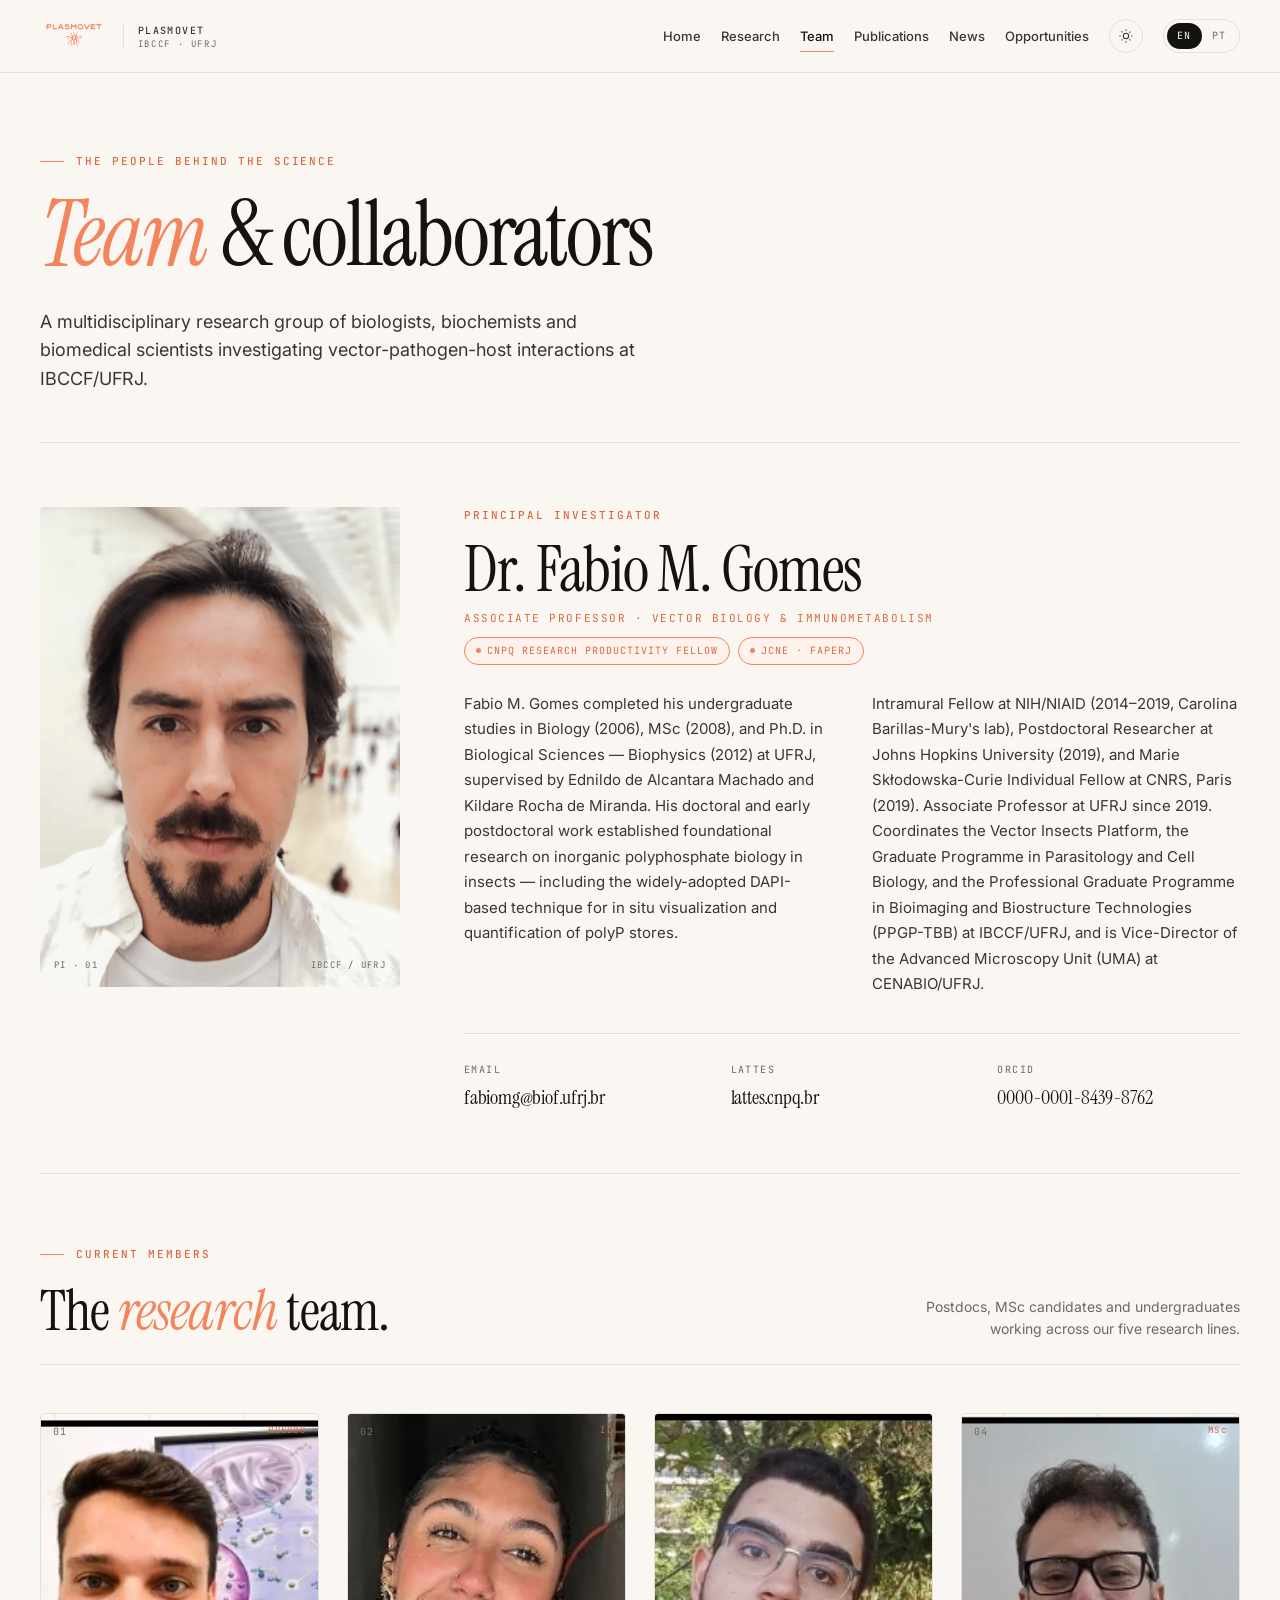
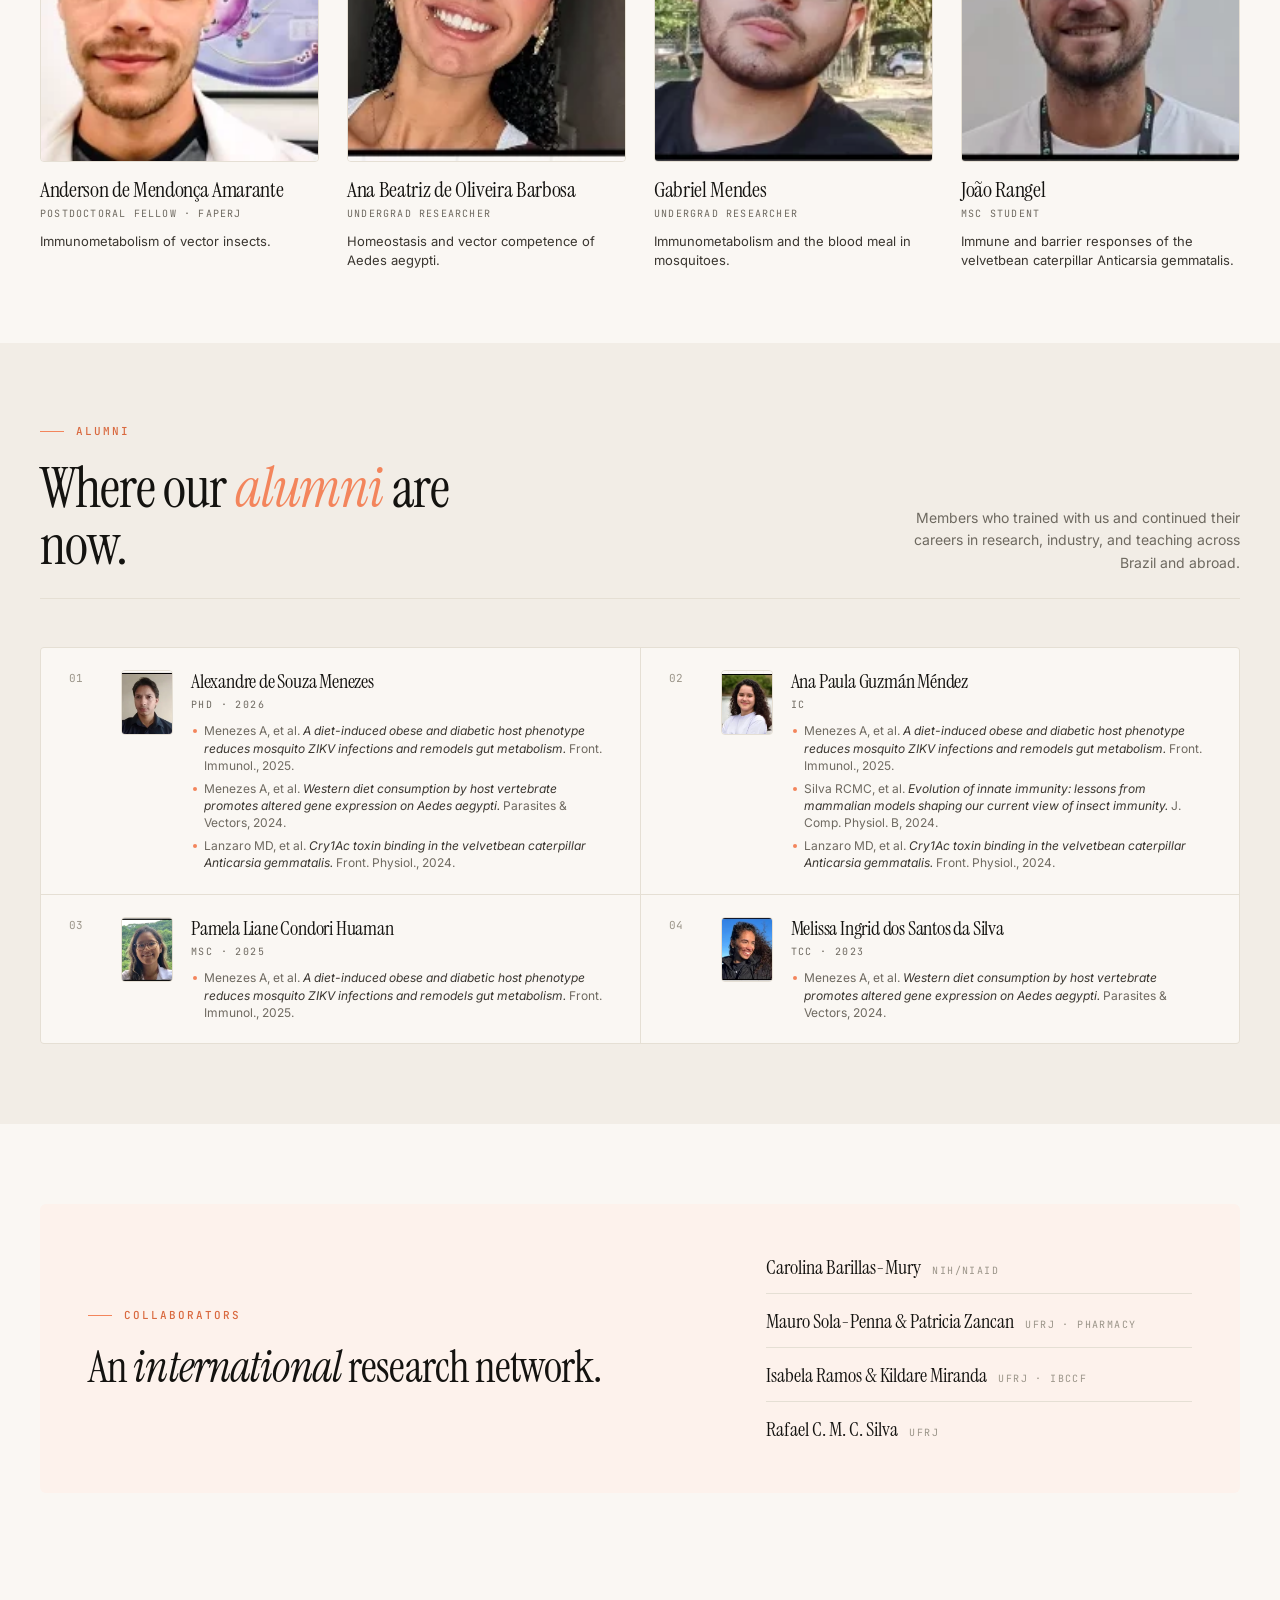
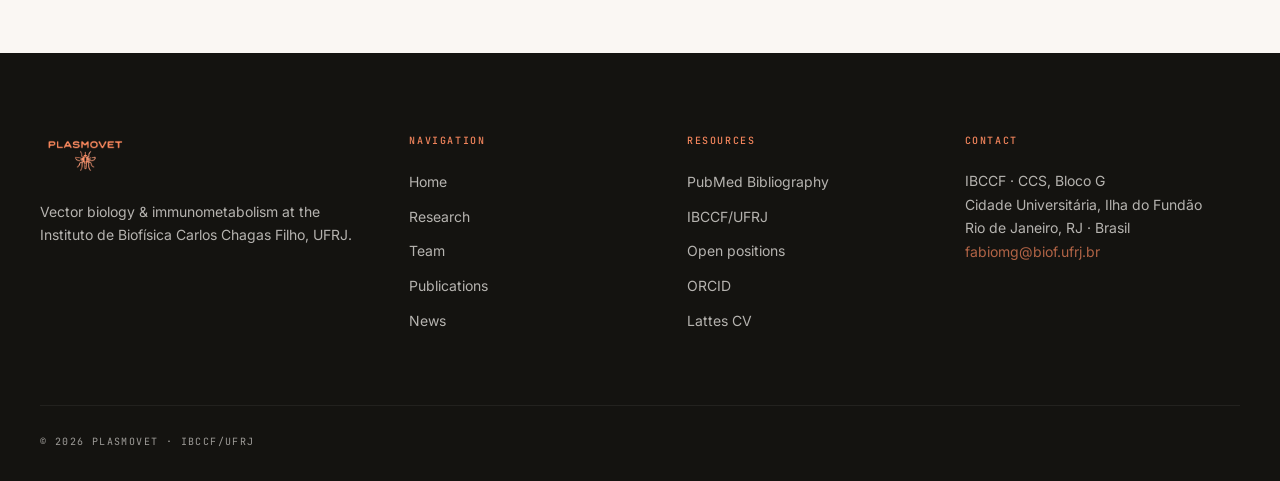
<file: team.html>
<!DOCTYPE html>
<html lang="en">
<head>
<meta charset="utf-8"/>
<script>(function(){try{var t=localStorage.getItem('plasmovet_theme');if(t!=='light'&&t!=='dark')t=window.matchMedia('(prefers-color-scheme: dark)').matches?'dark':'light';document.documentElement.setAttribute('data-theme',t);}catch(e){}document.documentElement.classList.add('js');})();</script>
<meta name="viewport" content="width=device-width, initial-scale=1.0"/>
<title>Team · Plasmovet</title>
<meta name="description" content="The PlasmoVet research group at IBCCF/UFRJ, led by Fabio M. Gomes: current members, alumni and the publications they contributed to."/>
<link rel="canonical" href="https://www.plasmovet.net/team.html"/>
<link rel="icon" href="/favicon.ico" sizes="any"/>
<link rel="icon" type="image/png" sizes="32x32" href="/favicon-32.png"/>
<link rel="apple-touch-icon" href="/apple-touch-icon.png"/>
<meta name="theme-color" content="#FAF7F3" media="(prefers-color-scheme: light)"/>
<meta name="theme-color" content="#141210" media="(prefers-color-scheme: dark)"/>
<meta property="og:type" content="website"/>
<meta property="og:site_name" content="PlasmoVet"/>
<meta property="og:title" content="Team · PlasmoVet"/>
<meta property="og:description" content="The PlasmoVet research group at IBCCF/UFRJ, led by Fabio M. Gomes: current members, alumni and the publications they contributed to."/>
<meta property="og:url" content="https://www.plasmovet.net/team.html"/>
<meta property="og:image" content="https://www.plasmovet.net/assets/og/og-default.jpg"/>
<meta property="og:image:width" content="1200"/>
<meta property="og:image:height" content="630"/>
<meta property="og:image:alt" content="Team · PlasmoVet"/>
<meta property="og:locale" content="en_US"/>
<meta property="og:locale:alternate" content="pt_BR"/>
<meta name="twitter:card" content="summary_large_image"/>
<meta name="twitter:title" content="Team · PlasmoVet"/>
<meta name="twitter:description" content="The PlasmoVet research group at IBCCF/UFRJ, led by Fabio M. Gomes: current members, alumni and the publications they contributed to."/>
<meta name="twitter:image" content="https://www.plasmovet.net/assets/og/og-default.jpg"/>
<link rel="preconnect" href="https://fonts.googleapis.com">
<link rel="preconnect" href="https://fonts.gstatic.com" crossorigin>
<link href="https://fonts.googleapis.com/css2?family=Instrument+Serif:ital@0;1&family=Inter:wght@300;400;500;600;700&family=JetBrains+Mono:wght@400;500&display=swap" rel="stylesheet">
<link rel="stylesheet" href="style.css">
<style>
.page-hero { padding: 80px 0 48px; }
.page-hero h1 { font-family: 'Instrument Serif', serif; font-size: clamp(48px, 7vw, 96px); line-height: 1; letter-spacing: -0.025em; margin-top: 18px; max-width: 18ch; }
.page-hero h1 em { color: var(--coral); font-style: italic; }
.page-hero p { font-size: 18px; color: var(--ink-2); line-height: 1.6; max-width: 56ch; margin-top: 28px; }

.pi-feature { display: grid; grid-template-columns: 360px 1fr; gap: 64px; padding: 64px 0; border-top: 1px solid var(--line); border-bottom: 1px solid var(--line); align-items: start; }
@media (max-width: 960px) { .pi-feature { grid-template-columns: 1fr; gap: 40px; } }
.pi-feature .photo { aspect-ratio: 3/4; border-radius: 4px; background: var(--paper-2); overflow: hidden; position: relative; }
.pi-feature .photo svg, .pi-feature .photo img { width: 100%; height: 100%; object-fit: cover; display:block; }
.pi-feature .photo .label { position: absolute; bottom: 14px; left: 14px; right: 14px; font-family: 'JetBrains Mono', monospace; font-size: 9px; letter-spacing: 0.14em; text-transform: uppercase; color: var(--muted); display: flex; justify-content: space-between; }
.pi-feature h2 { font-family: 'Instrument Serif', serif; font-size: clamp(40px, 5vw, 64px); line-height: 1; letter-spacing: -0.02em; margin-bottom: 8px; }
.pi-feature .title { font-family: 'JetBrains Mono', monospace; font-size: 11px; letter-spacing: 0.14em; text-transform: uppercase; color: var(--coral-deep); margin-bottom: 28px; }
.pi-creds { display:flex; flex-wrap:wrap; gap:8px; margin:-18px 0 26px; }
.pi-feature .bio-cols { columns: 2; column-gap: 40px; font-size: 15px; line-height: 1.7; color: var(--ink-2); }
@media (max-width: 720px) { .pi-feature .bio-cols { columns: 1; } }
.pi-feature .bio-cols p { margin-bottom: 14px; break-inside: avoid; }
.bio-meta { display: grid; grid-template-columns: repeat(3, 1fr); gap: 24px; margin-top: 36px; padding-top: 28px; border-top: 1px solid var(--line); }
.bio-meta .label { font-family: 'JetBrains Mono', monospace; font-size: 10px; letter-spacing: 0.14em; text-transform: uppercase; color: var(--muted); margin-bottom: 8px; }
.bio-meta .val { font-family: 'Instrument Serif', serif; font-size: 20px; line-height: 1.2; letter-spacing: -0.01em; }

.team-section { padding: 72px 0; }
.team-grid { display: grid; grid-template-columns: repeat(4, 1fr); gap: 28px; margin-top: 40px; }
@media (max-width: 1000px) { .team-grid { grid-template-columns: repeat(3, 1fr); } }
@media (max-width: 720px) { .team-grid { grid-template-columns: repeat(2, 1fr); } }
@media (max-width: 460px) { .team-grid { grid-template-columns: 1fr; } }
.member { display: flex; flex-direction: column; cursor: default; }
.member .photo { aspect-ratio: 4/5; border-radius: 4px; background: var(--paper-2); position: relative; overflow: hidden; margin-bottom: 16px; transition: all .3s ease; border: 1px solid var(--line); }
.member:hover .photo { transform: translateY(-3px); border-color: var(--coral); }
.member .photo svg, .member .photo img { width: 100%; height: 100%; display: block; object-fit: cover; }
.member .photo .idx { position: absolute; top: 10px; left: 12px; font-family: 'JetBrains Mono', monospace; font-size: 10px; letter-spacing: 0.14em; color: var(--muted); }
.member .photo .flag { position: absolute; top: 10px; right: 12px; font-family: 'JetBrains Mono', monospace; font-size: 9px; letter-spacing: 0.14em; color: var(--coral-deep); }
.member .name { font-family: 'Instrument Serif', serif; font-size: 22px; line-height: 1.1; letter-spacing: -0.015em; }
.member .role { font-family: 'JetBrains Mono', monospace; font-size: 10px; letter-spacing: 0.12em; text-transform: uppercase; color: var(--muted); margin-top: 4px; }
.member .project { font-size: 13px; color: var(--ink-2); line-height: 1.5; margin-top: 10px; }

.alumni-section { background: var(--paper-2); padding: 80px 0; }
.alumni-grid { display: grid; grid-template-columns: repeat(2, 1fr); gap: 1px; background: var(--line); border: 1px solid var(--line); border-radius: 4px; margin-top: 40px; overflow: hidden; }
@media (max-width: 720px) { .alumni-grid { grid-template-columns: 1fr; } }
.alum { background: var(--paper); padding: 22px 28px; display: grid; grid-template-columns: 34px 52px 1fr; gap: 18px; align-items: start; }
.alum .avatar { width: 52px; height: 65px; border-radius: 4px; overflow: hidden; border: 1px solid var(--line); background: var(--paper-2); }
.alum .avatar img { width: 100%; height: 100%; object-fit: cover; display: block; }
.alum .contrib { margin-top: 10px; display: flex; flex-direction: column; gap: 5px; }
.alum .contrib a { font-size: 12px; line-height: 1.45; color: var(--muted); text-decoration: none; padding-left: 13px; position: relative; display: block; transition: color .2s ease; }
.alum .contrib a::before { content: ''; position: absolute; left: 2px; top: 7px; width: 4px; height: 4px; border-radius: 50%; background: var(--coral); }
.alum .contrib a:hover { color: var(--coral-deep); }
.alum .contrib a em { font-style: italic; color: var(--ink-2); }
.alum .lvl { font-size:10px; font-family:'JetBrains Mono',monospace; letter-spacing:.14em; text-transform:uppercase; color:var(--muted); margin-top:4px; }
.alum .idx { font-family: 'JetBrains Mono', monospace; font-size: 11px; color: var(--muted-2); }
.alum .name { font-family: 'Instrument Serif', serif; font-size: 20px; line-height: 1.15; letter-spacing: -0.01em; }
.alum .destination { font-size: 12px; color: var(--ink-2); line-height: 1.5; }
.alum .destination em { color: var(--coral-deep); font-style: normal; font-weight: 500; }
</style>
</head>
<body>
<div id="nav-slot"></div>

<main>
  <section class="page-hero">
    <div class="container">
      <div class="section-label"><span class="bar"></span><span class="eyebrow coral" data-i18n-en="The people behind the science" data-i18n-pt="As pessoas por trás da ciência">The people behind the science</span></div>
      <h1 data-i18n-html data-i18n-en="<em>Team</em> &amp; collaborators" data-i18n-pt="<em>Equipe</em> e colaboradores">Team &amp; collaborators</h1>
      <p data-i18n-en="A multidisciplinary research group of biologists, biochemists and biomedical scientists investigating vector-pathogen-host interactions at IBCCF/UFRJ."
         data-i18n-pt="Um grupo de pesquisa multidisciplinar de biólogos, bioquímicos e cientistas biomédicos investigando interações vetor-patógeno-hospedeiro no IBCCF/UFRJ.">A multidisciplinary research group of biologists, biochemists and biomedical scientists investigating vector-pathogen-host interactions at IBCCF/UFRJ.</p>
    </div>
  </section>

  <div class="container">
    <div class="pi-feature">
      <div class="photo"><img src="assets/team/fabio.webp" alt="Dr. Fabio M. Gomes" loading="eager" decoding="async"/>
        <div class="label"><span>PI · 01</span><span>IBCCF / UFRJ</span></div>
      </div>
      <div>
        <div class="eyebrow coral" style="margin-bottom:14px" data-i18n-en="Principal investigator" data-i18n-pt="Pesquisador principal">Principal investigator</div>
        <h2>Dr. Fabio M. Gomes</h2>
        <div class="title" data-i18n-en="Associate Professor · Vector Biology &amp; Immunometabolism" data-i18n-pt="Professor Associado · Biologia de Vetores e Imunometabolismo">Associate Professor · Vector Biology &amp; Immunometabolism</div>
        <div class="pi-creds"><span class="chip coral"><span class="chip-dot"></span><span data-i18n-en="CNPq Research Productivity Fellow" data-i18n-pt="Bolsista de Produtividade em Pesquisa · CNPq">CNPq Research Productivity Fellow</span></span><span class="chip coral"><span class="chip-dot"></span><span data-i18n-en="JCNE · FAPERJ" data-i18n-pt="JCNE · FAPERJ">JCNE · FAPERJ</span></span></div>
        <div class="bio-cols">
          <p data-i18n-en="Fabio M. Gomes completed his undergraduate studies in Biology (2006), MSc (2008), and Ph.D. in Biological Sciences — Biophysics (2012) at UFRJ, supervised by Ednildo de Alcantara Machado and Kildare Rocha de Miranda. His doctoral and early postdoctoral work established foundational research on inorganic polyphosphate biology in insects — including the widely-adopted DAPI-based technique for in situ visualization and quantification of polyP stores."
             data-i18n-pt="Fabio M. Gomes concluiu a graduação em Biologia (2006), mestrado (2008) e doutorado em Ciências Biológicas — Biofísica (2012) na UFRJ, sob orientação de Ednildo de Alcantara Machado e Kildare Rocha de Miranda. Sua formação doutoral e pós-doutoral estabeleceu trabalhos fundamentais sobre biologia do polifosfato inorgânico em insetos — incluindo a técnica baseada em DAPI para visualização e quantificação in situ de estoques de polyP, amplamente adotada.">UG in Biology (2006), MSc (2008) and Ph.D. in Biophysics (2012) at UFRJ, under Ednildo de Alcantara Machado and Kildare Rocha de Miranda. Foundational work on polyphosphate biology in insects, including the widely-adopted DAPI-based polyP visualization technique.</p>
          <p data-i18n-en="Intramural Fellow at NIH/NIAID (2014–2019, Carolina Barillas-Mury's lab), Postdoctoral Researcher at Johns Hopkins University (2019), and Marie Skłodowska-Curie Individual Fellow at CNRS, Paris (2019). Associate Professor at UFRJ since 2019. Coordinates the Vector Insects Platform, the Graduate Programme in Parasitology and Cell Biology, and the Professional Graduate Programme in Bioimaging and Biostructure Technologies (PPGP-TBB) at IBCCF/UFRJ, and is Vice-Director of the Advanced Microscopy Unit (UMA) at CENABIO/UFRJ."
             data-i18n-pt="Intramural Fellow no NIH/NIAID (2014–2019, lab. Carolina Barillas-Mury), Pesquisador de Pós-doutorado na Johns Hopkins University (2019) e Marie Skłodowska-Curie Individual Fellow no CNRS, Paris (2019). Professor Adjunto da UFRJ desde 2019. Coordena a Plataforma de Insetos Vetores, o Programa de Pós-Graduação em Parasitologia e Biologia Celular e o Programa de Pós-Graduação Profissional em Tecnologias de Bioimagem e Bioestrutura (PPGP-TBB), no IBCCF/UFRJ. Integra a vice-direção da Unidade de Microscopia Avançada (UMA) do CENABIO/UFRJ.">Intramural Fellow at NIH/NIAID (2014–2019), Postdoctoral Researcher at Johns Hopkins (2019), and Marie Skłodowska-Curie Fellow at CNRS, Paris (2019). Associate Professor at UFRJ since 2019. Coordinates the Vector Insects Platform, the Graduate Programme in Parasitology and Cell Biology, and the PPGP-TBB; Vice-Director of the Advanced Microscopy Unit (UMA) at CENABIO.</p>
        </div>
        <div class="bio-meta">
          <div><div class="label">Email</div><div class="val">fabiomg@biof.ufrj.br</div></div>
          <div><div class="label">Lattes</div><div class="val"><a href="https://lattes.cnpq.br/8594781726473810" target="_blank" rel="noopener" style="color:inherit;text-decoration:none">lattes.cnpq.br</a></div></div>
          <div><div class="label">ORCID</div><div class="val"><a href="https://orcid.org/0000-0001-8439-8762" target="_blank" rel="noopener" style="color:inherit;text-decoration:none">0000-0001-8439-8762</a></div></div>
        </div>
      </div>
    </div>
  </div>

  <section class="team-section">
    <div class="container">
      <div class="section-head">
        <div>
          <div class="section-label"><span class="bar"></span><span class="eyebrow coral" data-i18n-en="Current members" data-i18n-pt="Membros atuais">Current members</span></div>
          <h2 data-i18n-html data-i18n-en="The <em>research</em> team." data-i18n-pt="A equipe de <em>pesquisa</em>.">The <em>research</em> team.</h2>
        </div>
        <div class="right">
          <p data-i18n-en="Postdocs, MSc candidates and undergraduates working across our five research lines."
             data-i18n-pt="Pós-docs, mestrandos e alunos de iniciação científica trabalhando em nossas cinco linhas.">Postdocs, MSc candidates and undergraduates working across our five research lines.</p>
        </div>
      </div>

      <div class="team-grid">
        <div class="member">
          <div class="photo"><img src="assets/team/anderson.webp" alt="Anderson de Mendonça Amarante" loading="lazy" decoding="async"/><div class="idx">01</div><div class="flag">POSDOC</div></div>
          <div class="name">Anderson de Mendonça Amarante</div>
          <div class="role" data-i18n-en="Postdoctoral Fellow · FAPERJ" data-i18n-pt="Pós-doutorando · FAPERJ">Postdoctoral Fellow · FAPERJ</div>
          <div class="project" data-i18n-en="Immunometabolism of vector insects." data-i18n-pt="Imunometabolismo de insetos vetores.">Immunometabolism of vector insects.</div>
        </div>
        <div class="member">
          <div class="photo"><img src="assets/team/ana-beatriz.webp" alt="Ana Beatriz de Oliveira Barbosa" loading="lazy" decoding="async"/><div class="idx">02</div><div class="flag">IC</div></div>
          <div class="name">Ana Beatriz de Oliveira Barbosa</div>
          <div class="role" data-i18n-en="Undergrad researcher" data-i18n-pt="Iniciação científica">Undergrad researcher</div>
          <div class="project" data-i18n-en="Homeostasis and vector competence of Aedes aegypti." data-i18n-pt="Homeostasia e competência vetorial de Aedes aegypti.">Homeostasis and vector competence of Aedes aegypti.</div>
        </div>
        <div class="member">
          <div class="photo"><img src="assets/team/gabriel.webp" alt="Gabriel Mendes" loading="lazy" decoding="async"/><div class="idx">03</div><div class="flag">IC</div></div>
          <div class="name">Gabriel Mendes</div>
          <div class="role" data-i18n-en="Undergrad researcher" data-i18n-pt="Iniciação científica">Undergrad researcher</div>
          <div class="project" data-i18n-en="Immunometabolism and the blood meal in mosquitoes." data-i18n-pt="Imunometabolismo e repasto sanguíneo em mosquitos.">Immunometabolism and the blood meal in mosquitoes.</div>
        </div>
        <div class="member">
          <div class="photo"><img src="assets/team/joao.webp" alt="João Rangel" loading="lazy" decoding="async"/><div class="idx">04</div><div class="flag">MSc</div></div>
          <div class="name">João Rangel</div>
          <div class="role" data-i18n-en="MSc student" data-i18n-pt="Mestrando">MSc student</div>
          <div class="project" data-i18n-en="Immune and barrier responses of the velvetbean caterpillar Anticarsia gemmatalis." data-i18n-pt="Respostas imunes e de barreira da lagarta-da-soja Anticarsia gemmatalis.">Immune and barrier responses of the velvetbean caterpillar Anticarsia gemmatalis.</div>
        </div>
      </div>
    </div>
  </section>

  <section class="alumni-section">
    <div class="container">
      <div class="section-head">
        <div>
          <div class="section-label"><span class="bar"></span><span class="eyebrow coral" data-i18n-en="Alumni" data-i18n-pt="Ex-membros">Alumni</span></div>
          <h2 data-i18n-html data-i18n-en="Where our <em>alumni</em> are now." data-i18n-pt="Onde nossos <em>ex-membros</em> estão.">Where our <em>alumni</em> are now.</h2>
        </div>
        <div class="right">
          <p data-i18n-en="Members who trained with us and continued their careers in research, industry, and teaching across Brazil and abroad."
             data-i18n-pt="Pessoas formadas no grupo que seguiram carreiras em pesquisa, indústria e ensino no Brasil e no exterior.">Members who trained with us and continued their careers in research, industry, and teaching across Brazil and abroad.</p>
        </div>
      </div>

      <div class="alumni-grid">
        <div class="alum"><div class="idx">01</div><div class="avatar"><img src="assets/team/alexandre.webp" alt="Alexandre de Souza Menezes" loading="lazy" decoding="async"/></div><div>
          <div class="name">Alexandre de Souza Menezes</div>
          <div class="lvl">PhD · 2026</div>
          <div class="contrib">
            <a href="https://pubmed.ncbi.nlm.nih.gov/41472722/" target="_blank" rel="noopener">Menezes A, et al. <em>A diet-induced obese and diabetic host phenotype reduces mosquito ZIKV infections and remodels gut metabolism.</em> Front. Immunol., 2025.</a>
            <a href="https://pubmed.ncbi.nlm.nih.gov/38184590/" target="_blank" rel="noopener">Menezes A, et al. <em>Western diet consumption by host vertebrate promotes altered gene expression on Aedes aegypti.</em> Parasites &amp; Vectors, 2024.</a>
            <a href="https://pubmed.ncbi.nlm.nih.gov/39534858/" target="_blank" rel="noopener">Lanzaro MD, et al. <em>Cry1Ac toxin binding in the velvetbean caterpillar Anticarsia gemmatalis.</em> Front. Physiol., 2024.</a>
          </div>
        </div></div>
        <div class="alum"><div class="idx">02</div><div class="avatar"><img src="assets/team/ana-paula.webp" alt="Ana Paula Guzmán Méndez" loading="lazy" decoding="async"/></div><div>
          <div class="name">Ana Paula Guzmán Méndez</div>
          <div class="lvl">IC</div>
          <div class="contrib">
            <a href="https://pubmed.ncbi.nlm.nih.gov/41472722/" target="_blank" rel="noopener">Menezes A, et al. <em>A diet-induced obese and diabetic host phenotype reduces mosquito ZIKV infections and remodels gut metabolism.</em> Front. Immunol., 2025.</a>
            <a href="https://pubmed.ncbi.nlm.nih.gov/38573502/" target="_blank" rel="noopener">Silva RCMC, et al. <em>Evolution of innate immunity: lessons from mammalian models shaping our current view of insect immunity.</em> J. Comp. Physiol. B, 2024.</a>
            <a href="https://pubmed.ncbi.nlm.nih.gov/39534858/" target="_blank" rel="noopener">Lanzaro MD, et al. <em>Cry1Ac toxin binding in the velvetbean caterpillar Anticarsia gemmatalis.</em> Front. Physiol., 2024.</a>
          </div>
        </div></div>
        <div class="alum"><div class="idx">03</div><div class="avatar"><img src="assets/team/pamela.webp" alt="Pamela Liane Condori Huaman" loading="lazy" decoding="async"/></div><div>
          <div class="name">Pamela Liane Condori Huaman</div>
          <div class="lvl">MSc · 2025</div>
          <div class="contrib">
            <a href="https://pubmed.ncbi.nlm.nih.gov/41472722/" target="_blank" rel="noopener">Menezes A, et al. <em>A diet-induced obese and diabetic host phenotype reduces mosquito ZIKV infections and remodels gut metabolism.</em> Front. Immunol., 2025.</a>
          </div>
        </div></div>
        <div class="alum"><div class="idx">04</div><div class="avatar"><img src="assets/team/melissa.webp" alt="Melissa Ingrid dos Santos da Silva" loading="lazy" decoding="async"/></div><div>
          <div class="name">Melissa Ingrid dos Santos da Silva</div>
          <div class="lvl">TCC · 2023</div>
          <div class="contrib">
            <a href="https://pubmed.ncbi.nlm.nih.gov/38184590/" target="_blank" rel="noopener">Menezes A, et al. <em>Western diet consumption by host vertebrate promotes altered gene expression on Aedes aegypti.</em> Parasites &amp; Vectors, 2024.</a>
          </div>
        </div></div>
      </div>
    </div>
  </section>

  <section style="padding:80px 0">
    <div class="container">
      <div class="opps" style="background:var(--coral-wash);border-radius:6px;padding:48px;display:grid;grid-template-columns:1.5fr 1fr;gap:40px;align-items:center">
        <div>
          <div class="section-label"><span class="bar"></span><span class="eyebrow coral" data-i18n-en="Collaborators" data-i18n-pt="Colaboradores">Collaborators</span></div>
          <h3 style="font-family:'Instrument Serif',serif;font-size:clamp(32px,4vw,44px);line-height:1.05;letter-spacing:-0.02em" data-i18n-html data-i18n-en="An <em>international</em> research network." data-i18n-pt="Uma rede de pesquisa <em>internacional</em>.">An <em>international</em> research network.</h3>
        </div>
        <div style="display:flex;flex-direction:column;gap:12px">
          <div style="font-family:'Instrument Serif',serif;font-size:20px;border-bottom:1px solid var(--line);padding-bottom:10px">Carolina Barillas-Mury <span style="font-family:'JetBrains Mono',monospace;font-size:10px;letter-spacing:.14em;text-transform:uppercase;color:var(--muted-2);margin-left:8px">NIH/NIAID</span></div>
          <div style="font-family:'Instrument Serif',serif;font-size:20px;border-bottom:1px solid var(--line);padding-bottom:10px">Mauro Sola-Penna &amp; Patricia Zancan <span style="font-family:'JetBrains Mono',monospace;font-size:10px;letter-spacing:.14em;text-transform:uppercase;color:var(--muted-2);margin-left:8px">UFRJ · Pharmacy</span></div>
          <div style="font-family:'Instrument Serif',serif;font-size:20px;border-bottom:1px solid var(--line);padding-bottom:10px">Isabela Ramos &amp; Kildare Miranda <span style="font-family:'JetBrains Mono',monospace;font-size:10px;letter-spacing:.14em;text-transform:uppercase;color:var(--muted-2);margin-left:8px">UFRJ · IBCCF</span></div>
          <div style="font-family:'Instrument Serif',serif;font-size:20px">Rafael C. M. C. Silva <span style="font-family:'JetBrains Mono',monospace;font-size:10px;letter-spacing:.14em;text-transform:uppercase;color:var(--muted-2);margin-left:8px">UFRJ</span></div>
        </div>
      </div>
    </div>
  </section>
</main>

<div id="footer-slot"></div>
<script src="chrome.js"></script>
<script>renderChrome('team');</script>
</body>
</html>
</file>
<file: style.css>
/* ============================================
   PLASMOVET · V1 EDITORIAL
   Paleta da logo: coral #F3855C
   Tipografia: Instrument Serif (display) + Inter (body) + JetBrains Mono (labels)
   ============================================ */

:root {
  --coral: #F3855C;
  --coral-deep: #D9693F;
  --coral-soft: #FBE6DC;
  --coral-wash: #FDF2EC;
  --ink: #141310;
  --ink-2: #3A3630;
  --paper: #FAF7F3;
  --paper-2: #F2EDE6;
  --line: #E5DFD4;
  --line-soft: #EFEAE1;
  --muted: #6E6960;
  --muted-2: #9A9488;
  --card: #ffffff;
}

* { box-sizing: border-box; margin: 0; padding: 0; }
html { scroll-behavior: smooth; }
body {
  background: var(--paper);
  color: var(--ink);
  font-family: 'Inter', -apple-system, BlinkMacSystemFont, sans-serif;
  font-size: 16px;
  line-height: 1.55;
  -webkit-font-smoothing: antialiased;
  text-rendering: optimizeLegibility;
}

img { max-width: 100%; display: block; }

/* Instrument Serif is loaded at weight 400 only. Browsers default h1-h6 to
   bold (700); with no 700 face available they fake it by drawing every glyph
   twice, slightly offset, which reads as text sitting on a copy of itself.
   Every serif heading on the site is meant to be 400. */
h1, h2, h3, h4, h5, h6 { font-weight: 400; }
html { font-synthesis-weight: none; }
a { color: inherit; text-decoration: none; }

.serif { font-family: 'Instrument Serif', 'Times New Roman', serif; font-weight: 400; letter-spacing: -0.015em; }
.mono { font-family: 'JetBrains Mono', ui-monospace, monospace; }
.eyebrow {
  font-family: 'JetBrains Mono', ui-monospace, monospace;
  font-size: 11px;
  letter-spacing: 0.18em;
  text-transform: uppercase;
  color: var(--muted);
  font-weight: 500;
}
.eyebrow.coral { color: var(--coral-deep); }

.container { max-width: 1320px; margin: 0 auto; padding: 0 40px; }
.container-narrow { max-width: 920px; margin: 0 auto; padding: 0 40px; }
@media (max-width: 640px) {
  .container, .container-narrow { padding: 0 24px; }
}

/* ===== NAV ===== */
.nav {
  position: sticky; top: 0; z-index: 50;
  background: rgba(250,247,243,.85);
  backdrop-filter: blur(12px);
  border-bottom: 1px solid var(--line);
}
.nav-inner {
  display: flex; justify-content: space-between; align-items: center;
  padding: 18px 40px; max-width: 1320px; margin: 0 auto;
}
@media (max-width: 640px) { .nav-inner { padding: 14px 24px; } }
.brand {
  display: flex; align-items: center; gap: 10px;
  font-family: 'Instrument Serif', serif; font-size: 22px;
  letter-spacing: -0.01em;
}
.brand .mark {
  width: 28px; height: 28px;
  display: flex; align-items: center; justify-content: center;
  color: var(--coral);
}
.brand .mark svg { width: 100%; height: 100%; }
.brand small { font-family: 'JetBrains Mono', monospace; font-size: 9px; letter-spacing: 0.18em; text-transform: uppercase; color: var(--muted); display: block; line-height: 1; margin-top: 2px; }
.brand-text { display: flex; flex-direction: column; }

.nav-links { display: flex; align-items: center; gap: 20px; }
.nav-links a {
  font-size: 13px; color: var(--ink-2); font-weight: 500;
  position: relative; padding: 4px 0;
  transition: color .2s ease;
  white-space: nowrap;
}
.nav-links a:hover { color: var(--ink); }
.nav-links a.active { color: var(--ink); }
.nav-links a.active::after {
  content: ''; position: absolute; left: 0; right: 0; bottom: -2px;
  height: 1px; background: var(--coral);
}
.lang-toggle {
  display: flex; align-items: center; gap: 0;
  border: 1px solid var(--line); border-radius: 100px; padding: 3px; font-family: 'JetBrains Mono', monospace;
}
.lang-toggle button {
  background: none; border: 0; padding: 5px 10px; font: inherit;
  font-size: 10px; letter-spacing: 0.12em; color: var(--muted); cursor: pointer;
  border-radius: 100px; transition: all .2s ease;
}
.lang-toggle button.on { background: var(--ink); color: var(--paper); }
.nav-cta {
  padding: 10px 18px; background: var(--ink); color: var(--paper);
  border-radius: 100px; font-size: 13px; font-weight: 500;
  transition: background .2s ease;
}
.nav-cta:hover { background: var(--coral-deep); }

.menu-btn { display: none; background: none; border: 0; cursor: pointer; color: var(--ink); padding: 6px; }
@media (max-width: 780px) {
  .nav-links a:not(.nav-cta), .lang-toggle { display: none; }
  .menu-btn { display: flex; }
}

/* Mobile menu overlay */
.mobile-menu {
  position: fixed; inset: 0; background: var(--paper);
  z-index: 100; display: flex; flex-direction: column;
  padding: 80px 32px 32px; gap: 32px;
  transform: translateY(-100%); transition: transform .35s cubic-bezier(.6,0,.3,1);
  visibility: hidden;
}
.mobile-menu.open { transform: translateY(0); visibility: visible; }
.mobile-close { position: absolute; top: 18px; right: 24px; background: none; border: 0; cursor: pointer; color: var(--ink); padding: 10px; }
.mobile-links { display: flex; flex-direction: column; gap: 4px; }
.mobile-links a {
  font-family: 'Instrument Serif', serif; font-size: 40px; letter-spacing: -0.02em;
  color: var(--ink); padding: 10px 0; border-bottom: 1px solid var(--line);
  line-height: 1.1;
}
.mobile-links a:hover, .mobile-links a:active { color: var(--coral); }
.mobile-lang { display: flex; gap: 0; margin-top: auto; border: 1px solid var(--line); border-radius: 100px; padding: 4px; align-self: flex-start; font-family: 'JetBrains Mono', monospace; }
.mobile-lang button { background: none; border: 0; padding: 8px 16px; font: inherit; font-size: 11px; letter-spacing: 0.14em; color: var(--muted); cursor: pointer; border-radius: 100px; }
.mobile-lang button.on { background: var(--ink); color: var(--paper); }

/* ===== HERO ===== */
.hero { padding: 80px 0 60px; position: relative; overflow: hidden; }
.hero-grid { display: grid; grid-template-columns: 1.2fr 1fr; gap: 72px; align-items: end; }
@media (max-width: 960px) { .hero-grid { grid-template-columns: 1fr; gap: 48px; } }
.hero h1 {
  font-family: 'Instrument Serif', serif;
  font-size: clamp(52px, 8vw, 112px);
  line-height: 0.98;
  font-weight: 400;
  letter-spacing: -0.025em;
  margin-top: 28px;
}
.hero h1 em { color: var(--coral); font-style: italic; }
.hero .lede { font-size: 18px; line-height: 1.6; color: var(--ink-2); max-width: 44ch; margin-top: 32px; }
.hero .hero-meta {
  display: flex; flex-direction: column; gap: 20px;
  padding-bottom: 12px;
}
.hero .hero-stat { border-top: 1px solid var(--line); padding-top: 18px; }
.hero .hero-stat .num {
  font-family: 'Instrument Serif', serif; font-size: 48px; line-height: 1;
  letter-spacing: -0.02em;
}
.hero .hero-stat .label { font-family: 'JetBrains Mono', monospace; font-size: 11px; letter-spacing: 0.14em; text-transform: uppercase; color: var(--muted); margin-top: 6px; }

.hero-actions { display: flex; gap: 12px; margin-top: 36px; flex-wrap: wrap; }
.btn {
  display: inline-flex; align-items: center; gap: 8px;
  padding: 14px 22px; border-radius: 100px;
  font-size: 14px; font-weight: 500;
  border: 1px solid var(--line);
  transition: all .2s ease;
  cursor: pointer;
}
.btn-primary { background: var(--ink); color: var(--paper); border-color: var(--ink); }
.btn-primary:hover { background: var(--coral-deep); border-color: var(--coral-deep); }
.btn-ghost:hover { background: var(--paper-2); }
.btn-coral { background: var(--coral); color: white; border-color: var(--coral); }
.btn-coral:hover { background: var(--coral-deep); border-color: var(--coral-deep); }
.arrow { display: inline-block; transition: transform .2s ease; }
.btn:hover .arrow { transform: translateX(3px); }

/* hero sidebar art */
.hero-art {
  aspect-ratio: 4/5; border: 1px solid var(--line); border-radius: 4px;
  position: relative; overflow: hidden; background: var(--paper-2);
}
.hero-art .caption {
  position: absolute; bottom: 16px; left: 16px; right: 16px;
  font-family: 'JetBrains Mono', monospace; font-size: 10px; letter-spacing: 0.14em; text-transform: uppercase; color: var(--muted);
  display: flex; justify-content: space-between;
}

/* ===== SECTION ===== */
section { padding: 80px 0; }
.section-head { display: flex; justify-content: space-between; align-items: end; gap: 32px; margin-bottom: 48px; padding-bottom: 24px; border-bottom: 1px solid var(--line); }
.section-head h2 { font-family: 'Instrument Serif', serif; font-size: clamp(36px, 5vw, 56px); line-height: 1.02; letter-spacing: -0.02em; max-width: 16ch; }
.section-head h2 em { color: var(--coral); font-style: italic; }
.section-head .right { text-align: right; max-width: 360px; }
.section-head .right p { font-size: 14px; color: var(--muted); line-height: 1.6; }
@media (max-width: 720px) { .section-head { flex-direction: column; align-items: flex-start; } .section-head .right { text-align: left; } }

.section-label { display: flex; align-items: center; gap: 12px; margin-bottom: 20px; }
.section-label span.bar { width: 24px; height: 1px; background: var(--coral); }

/* ===== CARDS ===== */
.card-plain {
  background: var(--card); border: 1px solid var(--line); border-radius: 4px;
  padding: 28px; transition: all .3s ease;
  display: flex; flex-direction: column;
}
.card-plain:hover { border-color: var(--coral); transform: translateY(-2px); }
.card-plain h3 { font-family: 'Instrument Serif', serif; font-size: 26px; line-height: 1.1; letter-spacing: -0.015em; margin: 12px 0 10px; }
.card-plain p { font-size: 14px; color: var(--ink-2); line-height: 1.6; }

/* ===== FOOTER ===== */
footer.site {
  background: var(--ink); color: var(--paper);
  padding: 80px 0 32px; margin-top: 80px;
}
footer.site a { color: var(--paper); opacity: .7; transition: opacity .2s ease; font-size: 14px; }
footer.site a:hover { opacity: 1; }
footer.site h4 { font-family: 'JetBrains Mono', monospace; font-size: 10px; letter-spacing: 0.16em; text-transform: uppercase; color: var(--coral); margin-bottom: 20px; font-weight: 500; }
footer.site .foot-grid { display: grid; grid-template-columns: 1.4fr 1fr 1fr 1.2fr; gap: 48px; margin-bottom: 72px; }
@media (max-width: 720px) { footer.site .foot-grid { grid-template-columns: 1fr 1fr; gap: 32px; } }
@media (max-width: 480px) { footer.site .foot-grid { grid-template-columns: 1fr; } }
footer.site ul { list-style: none; display: flex; flex-direction: column; gap: 10px; }
footer.site .brand-foot { font-family: 'Instrument Serif', serif; font-size: 36px; line-height: 1; margin-bottom: 16px; }
footer.site .brand-foot em { color: var(--coral); font-style: italic; }
footer.site .foot-bottom { display: flex; justify-content: space-between; padding-top: 28px; border-top: 1px solid rgba(255,255,255,.1); font-family: 'JetBrains Mono', monospace; font-size: 10px; letter-spacing: 0.14em; text-transform: uppercase; opacity: .6; }
@media (max-width: 720px) { footer.site .foot-bottom { flex-direction: column; gap: 12px; } }

/* ===== UTILS ===== */
.divider { height: 1px; background: var(--line); margin: 40px 0; }
.chip {
  display: inline-flex; align-items: center; gap: 6px;
  padding: 5px 11px; border: 1px solid var(--line); border-radius: 100px;
  font-family: 'JetBrains Mono', monospace; font-size: 10px; letter-spacing: 0.1em; text-transform: uppercase; color: var(--ink-2);
}
.chip.coral { border-color: var(--coral); color: var(--coral-deep); background: var(--coral-wash); }
.chip-dot { width: 5px; height: 5px; border-radius: 50%; background: var(--coral); }

/* grain / texture overlay (subtle) */
.grain::before {
  content: ''; position: absolute; inset: 0; pointer-events: none; opacity: .5;
  background-image: radial-gradient(rgba(20,19,16,.04) 1px, transparent 1px);
  background-size: 3px 3px;
}

/* ============================================
   V2 — MODERNIZATION LAYER
   Dark theme · scroll reveal · depth · count-up
   ============================================ */

/* ---- Reveal target list (shared between hide / transition / reduced-motion) ---- */
/* Selectors must stay in sync with REVEAL_SEL in chrome.js */

/* Smooth theme transition on large surfaces (buttons keep their own transitions) */
body, .nav, footer.site, .pi-section, .infra, .media-section,
.featured-pub, .alum, .alumni-section {
  transition: background-color .35s ease, color .35s ease, border-color .35s ease;
}

/* ---------- DARK THEME ---------- */
html[data-theme="dark"] {
  --coral: #F8966E;
  --coral-deep: #F8966E;
  --coral-soft: rgba(248,150,110,.22);
  --coral-wash: rgba(248,150,110,.10);
  --ink: #F1ECE3;
  --ink-2: #CBC4B8;
  --paper: #141210;
  --paper-2: #211D18;
  --line: #2E2A24;
  --line-soft: #26221D;
  --muted: #9A9384;
  --muted-2: #79736A;
  --card: #1C1915;
}
html[data-theme="dark"] body { background: var(--paper); }
html[data-theme="dark"] .nav { background: rgba(20,18,16,.82); }
html[data-theme="dark"] .hero-art { background: var(--paper-2); }

/* Re-scope variables inside intentionally inverted (dark-on-light) sections so
   their inner var(--paper) text and var(--ink) surfaces resolve correctly. */
html[data-theme="dark"] :is(
  footer.site, .pi-section, .infra, .media-section,
  .featured-pub, .highlight-grid .major
) {
  --paper: #F1ECE3;
  --ink: #100E0B;
  --ink-2: rgba(241,236,227,.72);
  --muted: rgba(241,236,227,.55);
  --muted-2: rgba(241,236,227,.40);
  --line: rgba(255,255,255,.14);
}

/* SVG diagrams hardcode the ink hex — remap to a visible tone in dark */
html[data-theme="dark"] svg [stroke="#141310"] { stroke: #8B857A; }
html[data-theme="dark"] svg [fill="#141310"]   { fill: #C7C0B4; }

/* ---------- THEME TOGGLE ---------- */
.theme-toggle {
  display: inline-flex; align-items: center; justify-content: center;
  width: 34px; height: 34px; padding: 0;
  border: 1px solid var(--line); border-radius: 100px;
  background: none; color: var(--ink-2); cursor: pointer;
  transition: color .2s ease, border-color .2s ease;
}
.theme-toggle:hover { color: var(--ink); border-color: var(--muted-2); }
.theme-toggle svg { width: 16px; height: 16px; }
.theme-toggle .icon-moon, .mobile-theme .icon-moon { display: none; }
html[data-theme="dark"] .theme-toggle .icon-moon,
html[data-theme="dark"] .mobile-theme .icon-moon { display: inline; }
html[data-theme="dark"] .theme-toggle .icon-sun,
html[data-theme="dark"] .mobile-theme .icon-sun { display: none; }
@media (max-width: 780px) { .nav-links .theme-toggle { display: none; } }
.mobile-theme {
  display: inline-flex; align-items: center; gap: 10px;
  margin-top: 14px; padding: 9px 16px; align-self: flex-start;
  border: 1px solid var(--line); border-radius: 100px;
  background: none; color: var(--ink); cursor: pointer;
  font-family: 'JetBrains Mono', monospace; font-size: 11px;
  letter-spacing: .14em; text-transform: uppercase;
}
.mobile-theme svg { width: 16px; height: 16px; }

/* ---------- HOVER DEPTH ---------- */
.card-plain, .news-card {
  transition: background-color .35s ease, color .35s ease, border-color .3s ease,
              transform .35s ease, box-shadow .35s ease;
}
.card-plain:hover, .news-card:hover {
  border-color: var(--coral);
  transform: translateY(-3px);
  box-shadow: 0 18px 40px -24px rgba(20,19,16,.45);
}
html[data-theme="dark"] .card-plain:hover,
html[data-theme="dark"] .news-card:hover {
  box-shadow: 0 20px 46px -22px rgba(0,0,0,.65);
}

/* ---------- SCROLL REVEAL ---------- */
/* Hidden state applies only when JS is active (html.js is set in <head>),
   so non-JS visitors always see content. chrome.js adds .is-revealed. */
html.js :is(
  .hero-grid > div, .section-head, .highlight-grid > *, .research-strip,
  .news-card, .media-item, .feat-news, .card-plain, .pi-grid, .stat,
  .member, .alum, .pub, .research-detail, .vaga, .prog, .update
):not(.is-revealed) {
  opacity: 0;
  transform: translateY(20px);
}
:is(
  .hero-grid > div, .section-head, .highlight-grid > *, .research-strip,
  .news-card, .media-item, .feat-news, .card-plain, .pi-grid, .stat,
  .member, .alum, .pub, .research-detail, .vaga, .prog, .update
) {
  transition: opacity .7s cubic-bezier(.16,1,.3,1), transform .7s cubic-bezier(.16,1,.3,1);
}
/* Cards keep their snappier hover transition after revealing */
.card-plain, .news-card {
  transition: background-color .35s ease, color .35s ease, border-color .3s ease,
              transform .35s ease, box-shadow .35s ease, opacity .6s cubic-bezier(.16,1,.3,1);
}

@media (prefers-reduced-motion: reduce) {
  html.js :is(
    .hero-grid > div, .section-head, .highlight-grid > *, .research-strip,
    .news-card, .media-item, .feat-news, .card-plain, .pi-grid, .stat,
    .member, .alum, .pub, .research-detail, .vaga, .prog, .update
  ) { opacity: 1 !important; transform: none !important; transition: none !important; }
}
</file>
